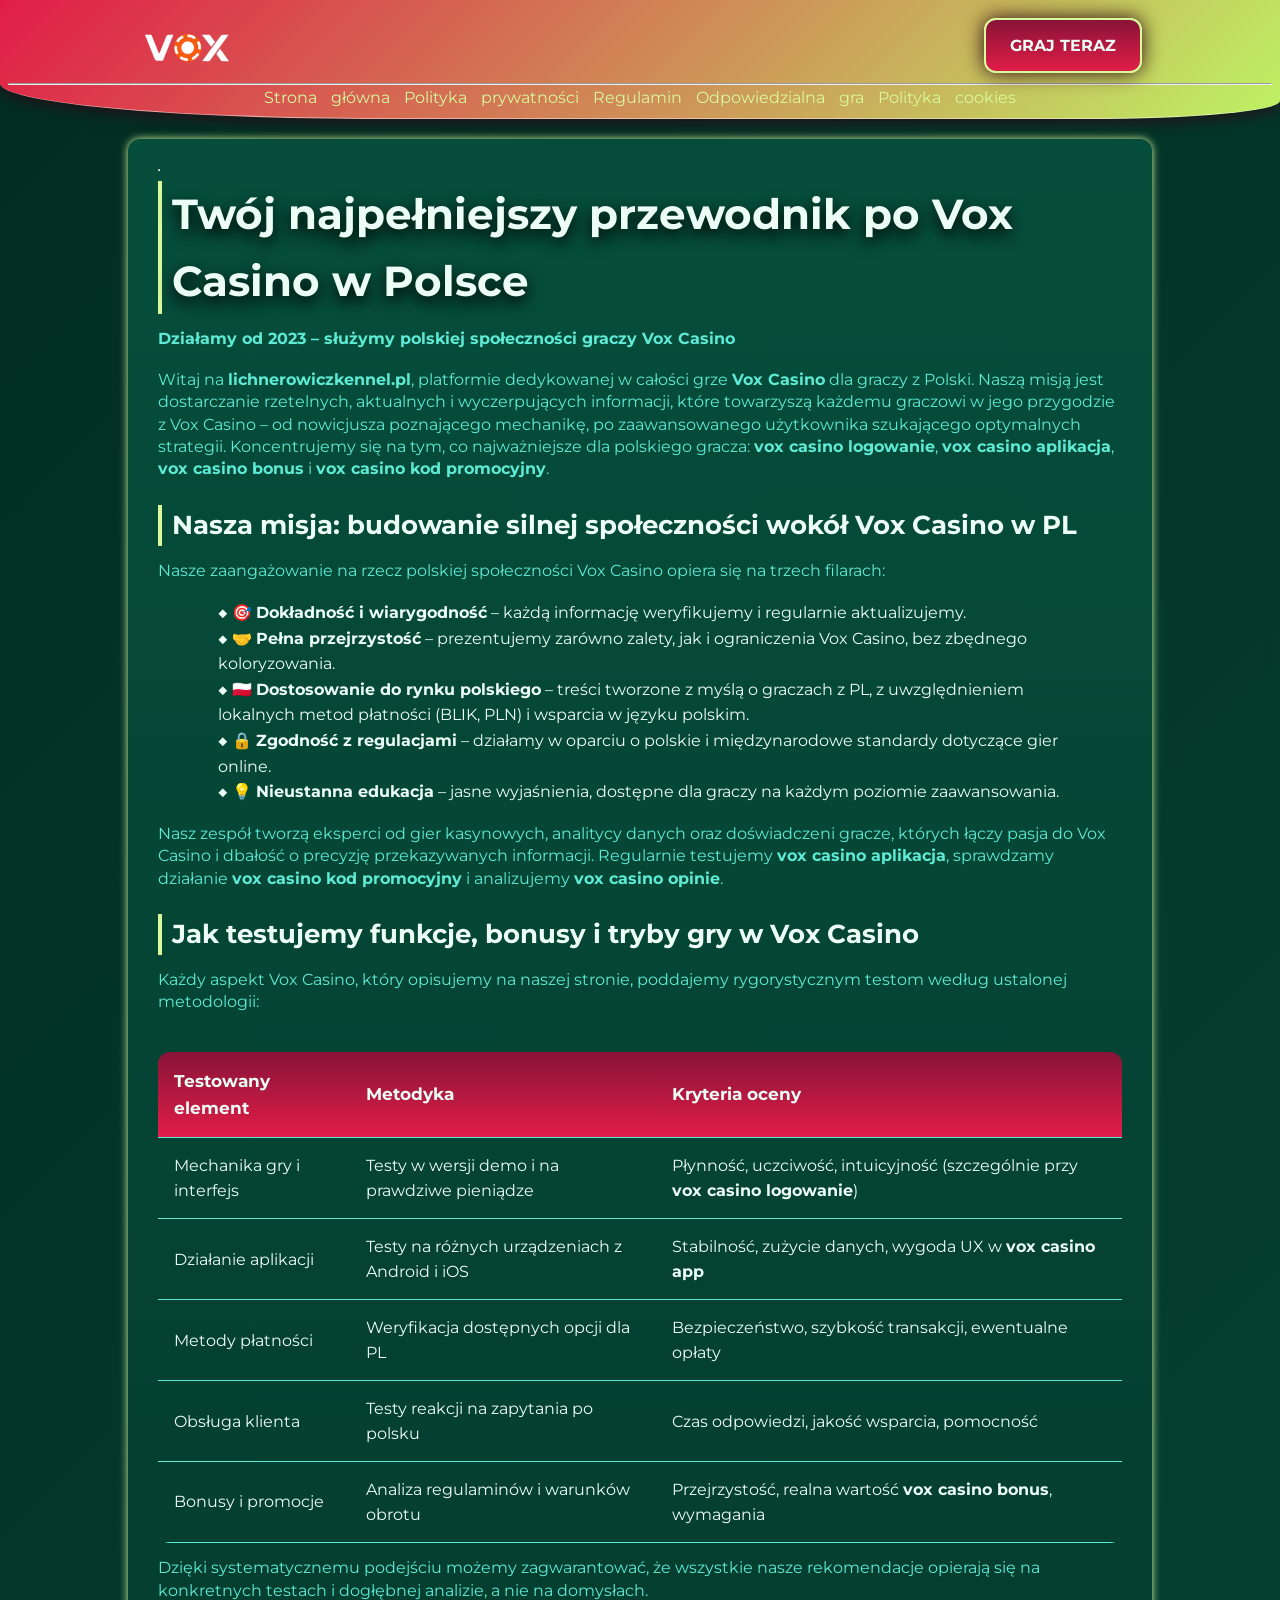
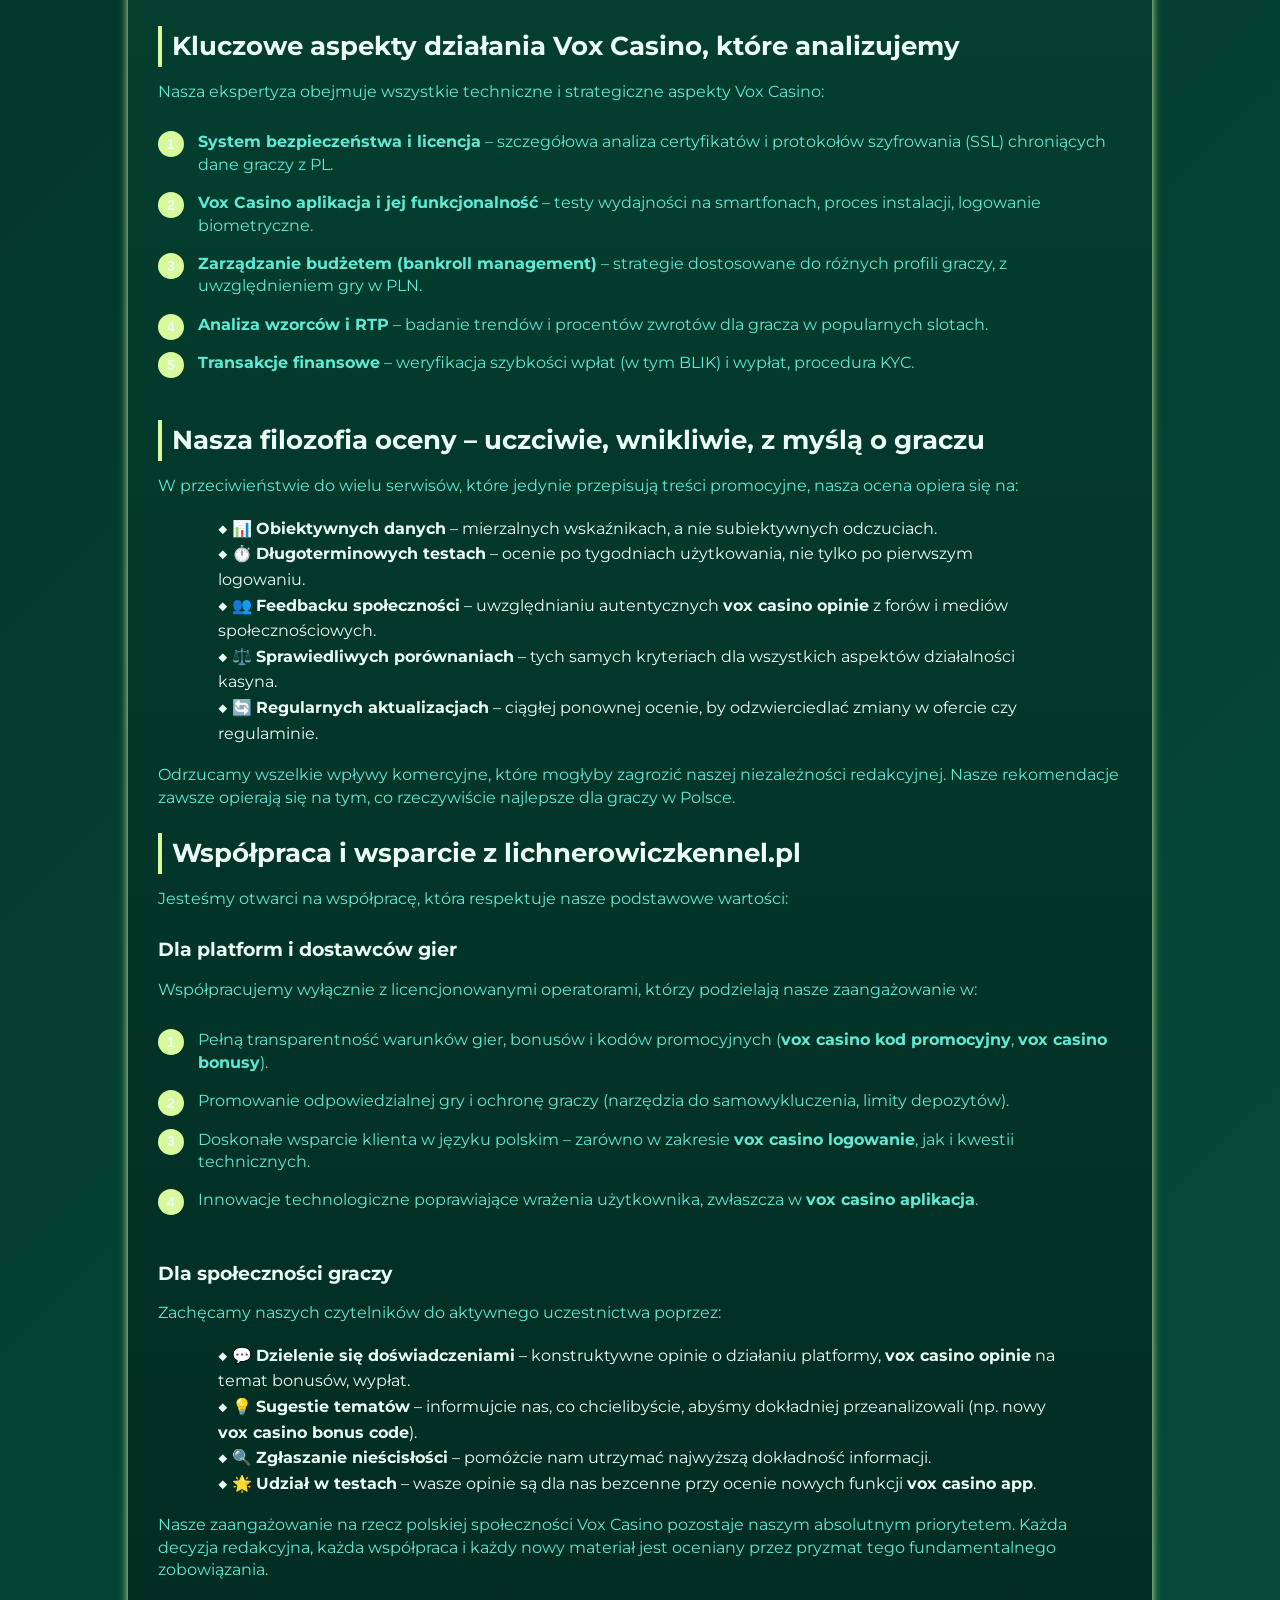
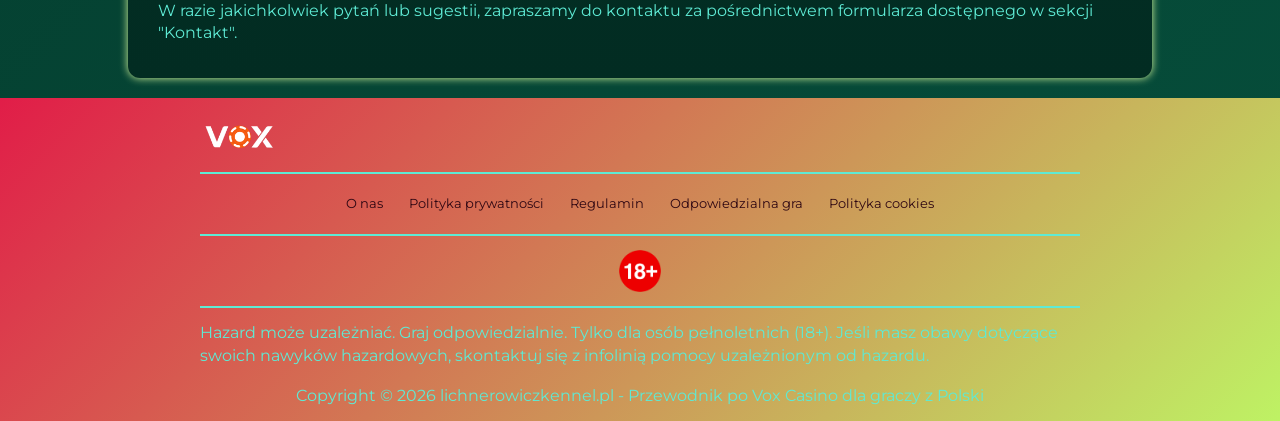
<file: about-us/index.html>
<!DOCTYPE html>
<html lang="pl">

<head>
    <meta charset="UTF-8">
    <meta name="viewport" content="width=device-width, initial-scale=1.0">
    <link rel="stylesheet" href="/style.css">
    <link rel="shortcut icon" href="/favicon.ico" type="image/x-icon">
    <title>O nas – Vox Casino Polska | lichnerowiczkennel.pl</title>
    <meta name="description"
        content="Dowiedz się więcej o lichnerowiczkennel.pl – twoim przewodniku po Vox Casino. Poznaj naszą misję, wartości i zespół ekspertów dla graczy z Polski.">
    <meta name="googlebot" content="index,follow,noarchive">

    <link rel="canonical" href="https://lichnerowiczkennel.pl/about-us/">

    <meta property="og:type" content="website" />
    <meta property="og:title" content="O nas - Vox Casino Polska" />
    <meta property="og:description"
        content="Poznaj misję i wartości lichnerowiczkennel.pl – twojego źródła informacji o Vox Casino dla graczy z Polski." />
    <meta property="og:url" content="https://lichnerowiczkennel.pl/about-us/" />
    <meta property="og:site_name" content="Vox Casino Polska" />
    <meta property="og:locale" content="pl_PL" />

    <meta name="twitter:card" content="summary" />
    <meta name="twitter:title" content="O nas - Vox Casino Polska" />
    <meta name="twitter:description"
        content="Poznaj misję i wartości lichnerowiczkennel.pl – twojego źródła informacji o Vox Casino dla graczy z Polski." />

    <script type="application/ld+json">
        {
            "@context": "https://schema.org",
            "@type": "WebPage",
            "name": "O nas - Vox Casino Polska",
            "description": "Przewodnik po Vox Casino dla graczy z Polski – nasza misja, wartości i zespół",
            "url": "https://lichnerowiczkennel.pl/about-us/",
            "datePublished": "2026-02-20",
            "dateModified": "2026-03-05",
            "publisher": {
                "@type": "Organization",
                "name": "Vox Casino Polska",
                "logo": {
                    "@type": "ImageObject",
                    "url": "https://lichnerowiczkennel.pl/img/logo.webp"
                }
            }
        }
    </script>
</head>

<body>
    <header>
        <div class="logo-container">
            <a href="/">
                <img src="/img/logo.webp" alt="Vox Casino Polska Logo" width="100" height="80">
            </a>
            <a href="/play/" class="btn" rel="nofollow" content="noindex">GRAJ TERAZ</a>

        </div>
        <hr>
        <nav class="navigation-list">
            <a href="/">Strona główna</a>
            <a href="/privacy-policy/">Polityka prywatności</a>
            <a href="/terms-and-conditions/">Regulamin</a>
            <a href="/responsible-gambling/">Odpowiedzialna gra</a>
            <a href="/cookie-policy/">Polityka cookies</a>
        </nav>
    </header>

    <main>
        <div class="container-long">
            <hr class="title-line">
            <h1>Twój najpełniejszy przewodnik po Vox Casino w Polsce</h1>

            <p><strong>Działamy od 2023 – służymy polskiej społeczności graczy Vox Casino</strong></p>

            <p>Witaj na <strong>lichnerowiczkennel.pl</strong>, platformie dedykowanej w całości grze <strong>Vox
                    Casino</strong> dla graczy z Polski. Naszą misją jest dostarczanie rzetelnych, aktualnych i
                wyczerpujących informacji, które towarzyszą każdemu graczowi w jego przygodzie z Vox Casino – od
                nowicjusza poznającego mechanikę, po zaawansowanego użytkownika szukającego optymalnych strategii.
                Koncentrujemy się na tym, co najważniejsze dla polskiego gracza: <strong>vox casino logowanie</strong>,
                <strong>vox casino aplikacja</strong>, <strong>vox casino bonus</strong> i <strong>vox casino kod
                    promocyjny</strong>.
            </p>

            <h2>Nasza misja: budowanie silnej społeczności wokół Vox Casino w PL</h2>
            <p>Nasze zaangażowanie na rzecz polskiej społeczności Vox Casino opiera się na trzech filarach:</p>
            <ul>
                <li>🎯 <strong>Dokładność i wiarygodność</strong> – każdą informację weryfikujemy i regularnie
                    aktualizujemy.</li>
                <li>🤝 <strong>Pełna przejrzystość</strong> – prezentujemy zarówno zalety, jak i ograniczenia Vox
                    Casino, bez zbędnego koloryzowania.</li>
                <li>🇵🇱 <strong>Dostosowanie do rynku polskiego</strong> – treści tworzone z myślą o graczach z PL, z
                    uwzględnieniem lokalnych metod płatności (BLIK, PLN) i wsparcia w języku polskim.</li>
                <li>🔒 <strong>Zgodność z regulacjami</strong> – działamy w oparciu o polskie i międzynarodowe standardy
                    dotyczące gier online.</li>
                <li>💡 <strong>Nieustanna edukacja</strong> – jasne wyjaśnienia, dostępne dla graczy na każdym poziomie
                    zaawansowania.</li>
            </ul>

            <p>Nasz zespół tworzą eksperci od gier kasynowych, analitycy danych oraz doświadczeni gracze, których łączy
                pasja do Vox Casino i dbałość o precyzję przekazywanych informacji. Regularnie testujemy <strong>vox
                    casino aplikacja</strong>, sprawdzamy działanie <strong>vox casino kod promocyjny</strong> i
                analizujemy <strong>vox casino opinie</strong>.</p>

            <h2>Jak testujemy funkcje, bonusy i tryby gry w Vox Casino</h2>
            <p>Każdy aspekt Vox Casino, który opisujemy na naszej stronie, poddajemy rygorystycznym testom według
                ustalonej metodologii:</p>

            <div class="table-wrapper">
                <table>
                    <tr>
                        <th>Testowany element</th>
                        <th>Metodyka</th>
                        <th>Kryteria oceny</th>
                    </tr>
                    <tr>
                        <td>Mechanika gry i interfejs</td>
                        <td>Testy w wersji demo i na prawdziwe pieniądze</td>
                        <td>Płynność, uczciwość, intuicyjność (szczególnie przy <strong>vox casino logowanie</strong>)
                        </td>
                    </tr>
                    <tr>
                        <td>Działanie aplikacji</td>
                        <td>Testy na różnych urządzeniach z Android i iOS</td>
                        <td>Stabilność, zużycie danych, wygoda UX w <strong>vox casino app</strong></td>
                    </tr>
                    <tr>
                        <td>Metody płatności</td>
                        <td>Weryfikacja dostępnych opcji dla PL</td>
                        <td>Bezpieczeństwo, szybkość transakcji, ewentualne opłaty</td>
                    </tr>
                    <tr>
                        <td>Obsługa klienta</td>
                        <td>Testy reakcji na zapytania po polsku</td>
                        <td>Czas odpowiedzi, jakość wsparcia, pomocność</td>
                    </tr>
                    <tr>
                        <td>Bonusy i promocje</td>
                        <td>Analiza regulaminów i warunków obrotu</td>
                        <td>Przejrzystość, realna wartość <strong>vox casino bonus</strong>, wymagania</td>
                    </tr>
                </table>
            </div>

            <p>Dzięki systematycznemu podejściu możemy zagwarantować, że wszystkie nasze rekomendacje opierają się na
                konkretnych testach i dogłębnej analizie, a nie na domysłach.</p>

            <h2>Kluczowe aspekty działania Vox Casino, które analizujemy</h2>
            <p>Nasza ekspertyza obejmuje wszystkie techniczne i strategiczne aspekty Vox Casino:</p>
            <ol class="pink-circle-list">
                <li>
                    <p><strong>System bezpieczeństwa i licencja</strong> – szczegółowa analiza certyfikatów i protokołów
                        szyfrowania (SSL) chroniących dane graczy z PL.</p>
                </li>
                <li>
                    <p><strong>Vox Casino aplikacja i jej funkcjonalność</strong> – testy wydajności na smartfonach,
                        proces instalacji, logowanie biometryczne.</p>
                </li>
                <li>
                    <p><strong>Zarządzanie budżetem (bankroll management)</strong> – strategie dostosowane do różnych
                        profili graczy, z uwzględnieniem gry w PLN.</p>
                </li>
                <li>
                    <p><strong>Analiza wzorców i RTP</strong> – badanie trendów i procentów zwrotów dla gracza w
                        popularnych slotach.</p>
                </li>
                <li>
                    <p><strong>Transakcje finansowe</strong> – weryfikacja szybkości wpłat (w tym BLIK) i wypłat,
                        procedura KYC.</p>
                </li>
            </ol>

            <h2>Nasza filozofia oceny – uczciwie, wnikliwie, z myślą o graczu</h2>
            <p>W przeciwieństwie do wielu serwisów, które jedynie przepisują treści promocyjne, nasza ocena opiera się
                na:</p>
            <ul>
                <li>📊 <strong>Obiektywnych danych</strong> – mierzalnych wskaźnikach, a nie subiektywnych odczuciach.
                </li>
                <li>⏱️ <strong>Długoterminowych testach</strong> – ocenie po tygodniach użytkowania, nie tylko po
                    pierwszym logowaniu.</li>
                <li>👥 <strong>Feedbacku społeczności</strong> – uwzględnianiu autentycznych <strong>vox casino
                        opinie</strong> z forów i mediów społecznościowych.</li>
                <li>⚖️ <strong>Sprawiedliwych porównaniach</strong> – tych samych kryteriach dla wszystkich aspektów
                    działalności kasyna.</li>
                <li>🔄 <strong>Regularnych aktualizacjach</strong> – ciągłej ponownej ocenie, by odzwierciedlać zmiany w
                    ofercie czy regulaminie.</li>
            </ul>

            <p>Odrzucamy wszelkie wpływy komercyjne, które mogłyby zagrozić naszej niezależności redakcyjnej. Nasze
                rekomendacje zawsze opierają się na tym, co rzeczywiście najlepsze dla graczy w Polsce.</p>

            <h2>Współpraca i wsparcie z lichnerowiczkennel.pl</h2>
            <p>Jesteśmy otwarci na współpracę, która respektuje nasze podstawowe wartości:</p>

            <h3>Dla platform i dostawców gier</h3>
            <p>Współpracujemy wyłącznie z licencjonowanymi operatorami, którzy podzielają nasze zaangażowanie w:</p>
            <ol class="pink-circle-list">
                <li>
                    <p>Pełną transparentność warunków gier, bonusów i kodów promocyjnych (<strong>vox casino kod
                            promocyjny</strong>, <strong>vox casino bonusy</strong>).</p>
                </li>
                <li>
                    <p>Promowanie odpowiedzialnej gry i ochronę graczy (narzędzia do samowykluczenia, limity depozytów).
                    </p>
                </li>
                <li>
                    <p>Doskonałe wsparcie klienta w języku polskim – zarówno w zakresie <strong>vox casino
                            logowanie</strong>, jak i kwestii technicznych.</p>
                </li>
                <li>
                    <p>Innowacje technologiczne poprawiające wrażenia użytkownika, zwłaszcza w <strong>vox casino
                            aplikacja</strong>.</p>
                </li>
            </ol>

            <h3>Dla społeczności graczy</h3>
            <p>Zachęcamy naszych czytelników do aktywnego uczestnictwa poprzez:</p>
            <ul>
                <li>💬 <strong>Dzielenie się doświadczeniami</strong> – konstruktywne opinie o działaniu platformy,
                    <strong>vox casino opinie</strong> na temat bonusów, wypłat.
                </li>
                <li>💡 <strong>Sugestie tematów</strong> – informujcie nas, co chcielibyście, abyśmy dokładniej
                    przeanalizowali (np. nowy <strong>vox casino bonus code</strong>).</li>
                <li>🔍 <strong>Zgłaszanie nieścisłości</strong> – pomóżcie nam utrzymać najwyższą dokładność informacji.
                </li>
                <li>🌟 <strong>Udział w testach</strong> – wasze opinie są dla nas bezcenne przy ocenie nowych funkcji
                    <strong>vox casino app</strong>.
                </li>
            </ul>

            <p>Nasze zaangażowanie na rzecz polskiej społeczności Vox Casino pozostaje naszym absolutnym priorytetem.
                Każda decyzja redakcyjna, każda współpraca i każdy nowy materiał jest oceniany przez pryzmat tego
                fundamentalnego zobowiązania.</p>

            <p>W razie jakichkolwiek pytań lub sugestii, zapraszamy do kontaktu za pośrednictwem formularza dostępnego w
                sekcji "Kontakt".</p>
        </div>
    </main>

    <footer>
        <a href="/">
            <img src="/img/logo.webp" alt="Vox Casino Polska" width="80" height="80">
        </a>
        <hr class="faq-hr">
        <div class="flex-wrapper">
            <a href="/about-us/">O nas</a>
            <a href="/privacy-policy/">Polityka prywatności</a>
            <a href="/terms-and-conditions/">Regulamin</a>
            <a href="/responsible-gambling/">Odpowiedzialna gra</a>
            <a href="/cookie-policy/">Polityka cookies</a>
        </div>
        <hr class="faq-hr">
        <img src="/img/18-icon.webp" alt="18+ Ikona" width="50" height="50">
        <hr class="faq-hr">
        <p>
            Hazard może uzależniać. Graj odpowiedzialnie. Tylko dla osób pełnoletnich (18+). Jeśli masz obawy dotyczące
            swoich nawyków hazardowych, skontaktuj się z infolinią pomocy uzależnionym od hazardu.
        </p>
        <p>
            Copyright © 2026 lichnerowiczkennel.pl - Przewodnik po Vox Casino dla graczy z Polski
        </p>
    </footer>
</body>

</html>
</file>
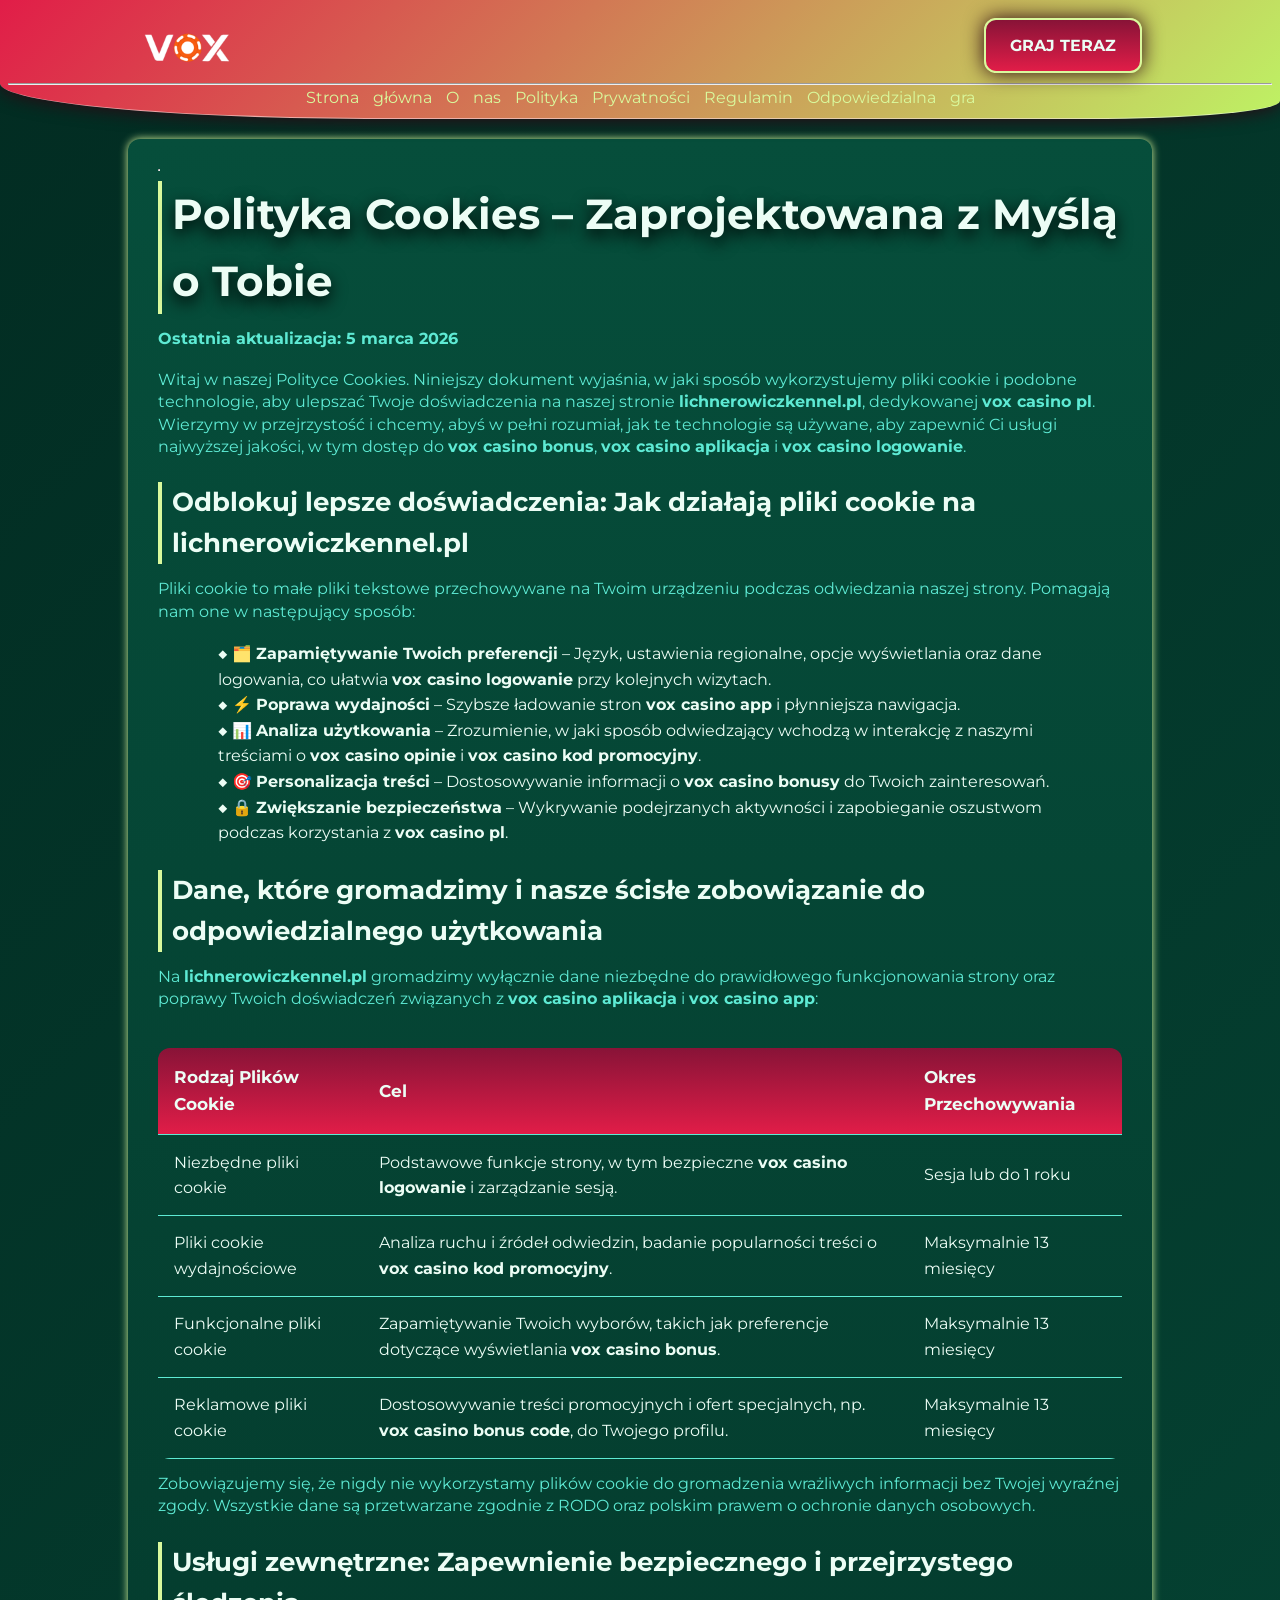
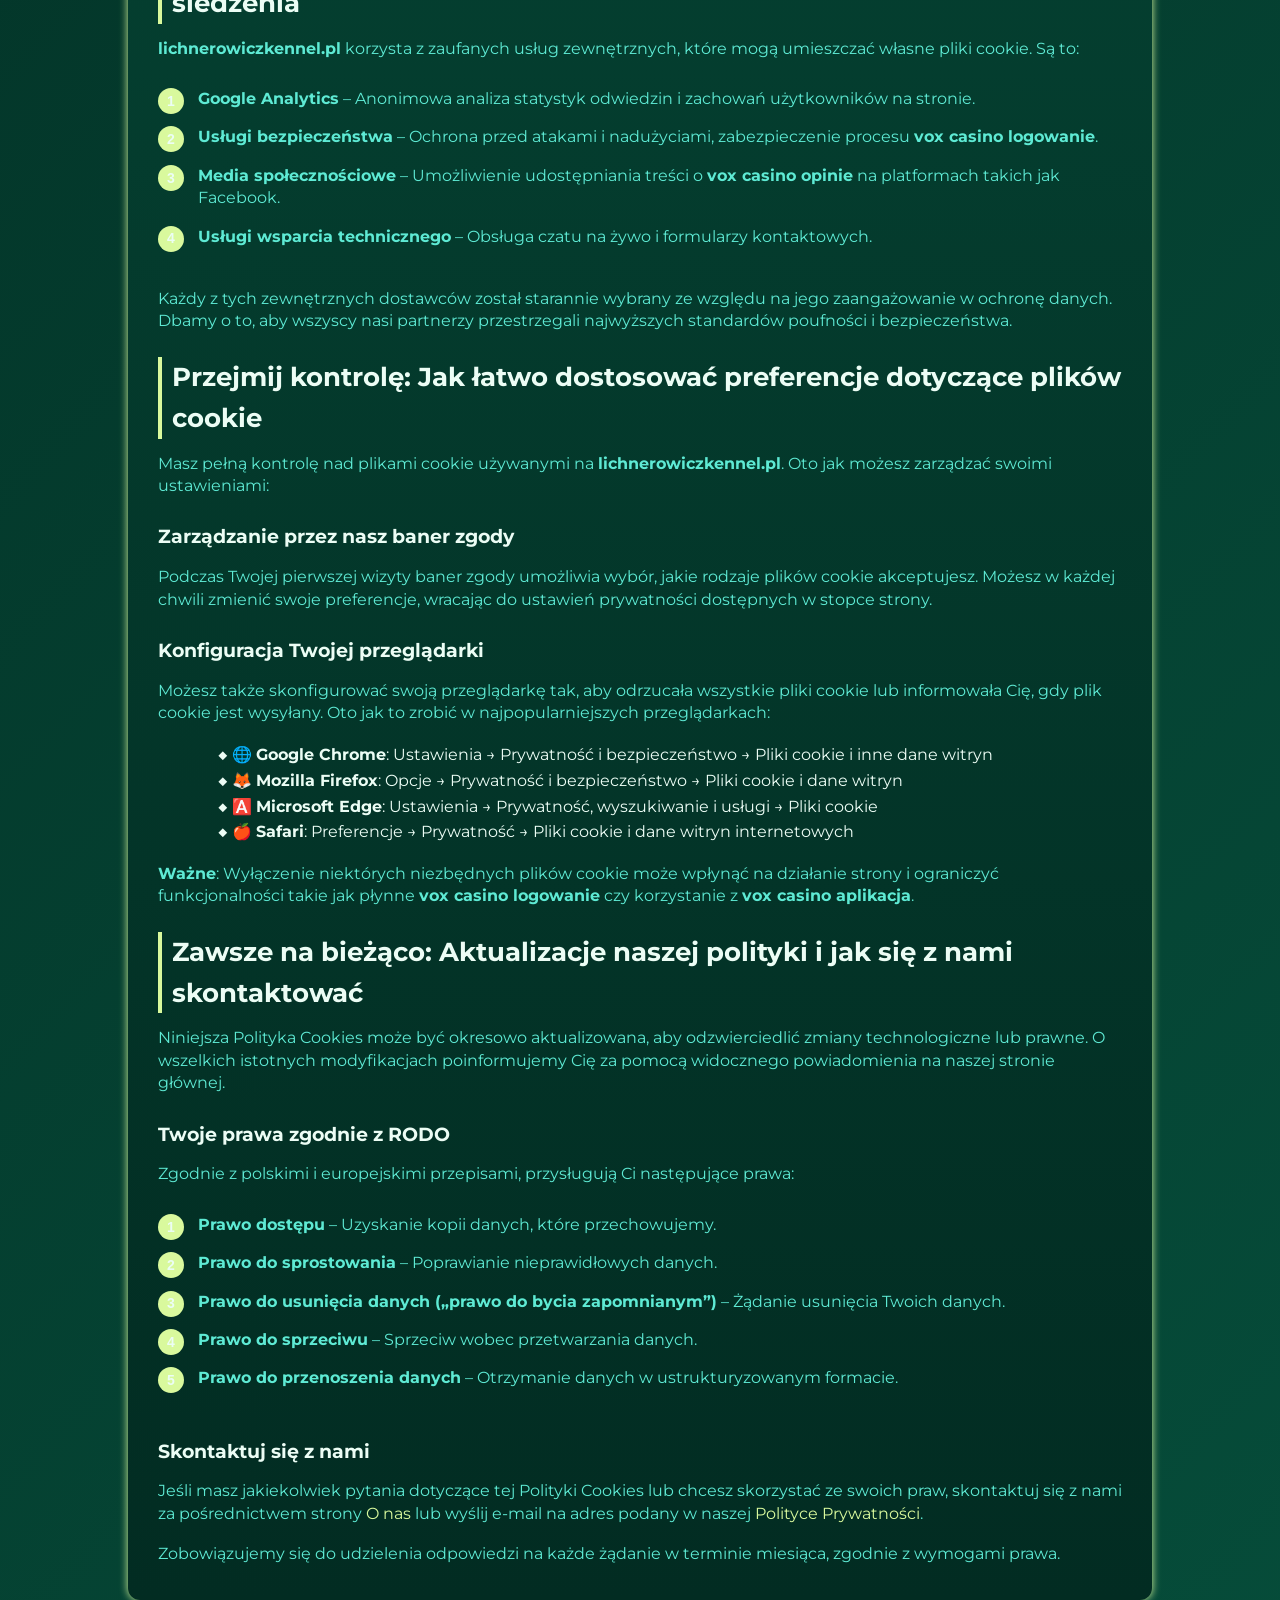
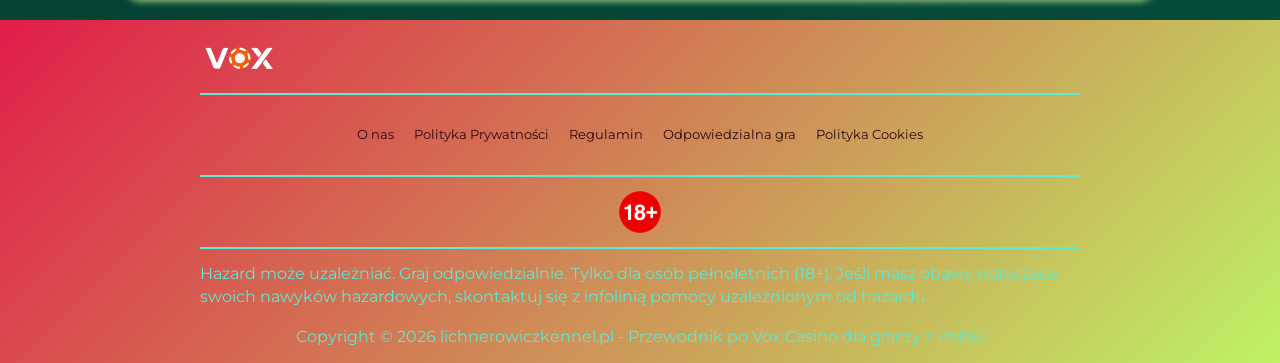
<file: cookie-policy/index.html>
<!DOCTYPE html>
<html lang="pl">

<head>
    <meta charset="UTF-8">
    <meta name="viewport" content="width=device-width, initial-scale=1.0">
    <link rel="stylesheet" href="/style.css">
    <link rel="shortcut icon" href="/favicon.ico" type="image/x-icon">
    <title>Twoja prywatność jest naszym absolutnym priorytetem – Vox Casino</title>
    <meta name="description"
        content="Na lichnerowiczkennel.pl zobowiązujemy się do ochrony Twoich danych. Dowiedz się, jak pliki cookie ulepszają Twoje doświadczenia, gwarantując bezpieczeństwo i przejrzystość Twoich informacji osobowych.">
    <meta name="googlebot" content="index,follow,noarchive">

    <link rel="canonical" href="https://lichnerowiczkennel.pl/cookie-policy/">

    <meta property="og:type" content="website" />
    <meta property="og:title" content="Polityka Cookies - Vox Casino Polska" />
    <meta property="og:description"
        content="Jak lichnerowiczkennel.pl wykorzystuje pliki cookie, aby w przejrzysty sposób ulepszać Twoje doświadczenia użytkownika." />
    <meta property="og:url" content="https://lichnerowiczkennel.pl/cookie-policy/" />
    <meta property="og:site_name" content="Vox Casino Polska" />
    <meta property="og:locale" content="pl_PL" />

    <meta name="twitter:card" content="summary" />
    <meta name="twitter:title" content="Polityka Cookies - Vox Casino Polska" />
    <meta name="twitter:description"
        content="Jak lichnerowiczkennel.pl wykorzystuje pliki cookie, aby w przejrzysty sposób ulepszać Twoje doświadczenia użytkownika." />

    <script type="application/ld+json">
        {
            "@context": "https://schema.org",
            "@type": "WebPage",
            "name": "Polityka Cookies - Vox Casino Polska",
            "description": "Polityka używania plików cookie na stronie lichnerowiczkennel.pl",
            "url": "https://lichnerowiczkennel.pl/cookie-policy/",
            "datePublished": "2026-02-20",
            "dateModified": "2026-03-05",
            "publisher": {
                "@type": "Organization",
                "name": "Vox Casino Polska",
                "logo": {
                    "@type": "ImageObject",
                    "url": "https://lichnerowiczkennel.pl/img/logo.webp"
                }
            }
        }
    </script>
</head>

<body>
    <header>
        <div class="logo-container">
            <a href="/">
                <img src="/img/logo.webp" alt="Vox Casino Polska Logo" width="100" height="80">
            </a>
            <a href="/play/" class="btn" rel="nofollow" content="noindex">GRAJ TERAZ</a>

        </div>
        <hr>
        <nav class="navigation-list">
            <a href="/">Strona główna</a>
            <a href="/about-us/">O nas</a>
            <a href="/privacy-policy/">Polityka Prywatności</a>
            <a href="/terms-and-conditions/">Regulamin</a>
            <a href="/responsible-gambling/">Odpowiedzialna gra</a>
        </nav>
    </header>

    <main>
        <div class="container-long">
            <hr class="title-line">
            <h1>Polityka Cookies – Zaprojektowana z Myślą o Tobie</h1>

            <p><strong>Ostatnia aktualizacja: 5 marca 2026</strong></p>

            <p>Witaj w naszej Polityce Cookies. Niniejszy dokument wyjaśnia, w jaki sposób wykorzystujemy pliki cookie i
                podobne technologie, aby ulepszać Twoje doświadczenia na naszej stronie
                <strong>lichnerowiczkennel.pl</strong>, dedykowanej <strong>vox casino pl</strong>. Wierzymy w
                przejrzystość i chcemy, abyś w pełni rozumiał, jak te technologie są używane, aby zapewnić Ci usługi
                najwyższej jakości, w tym dostęp do <strong>vox casino bonus</strong>, <strong>vox casino
                    aplikacja</strong> i <strong>vox casino logowanie</strong>.
            </p>

            <h2>Odblokuj lepsze doświadczenia: Jak działają pliki cookie na lichnerowiczkennel.pl</h2>
            <p>Pliki cookie to małe pliki tekstowe przechowywane na Twoim urządzeniu podczas odwiedzania naszej strony.
                Pomagają nam one w następujący sposób:</p>
            <ul>
                <li>🗂️ <strong>Zapamiętywanie Twoich preferencji</strong> – Język, ustawienia regionalne, opcje
                    wyświetlania oraz dane logowania, co ułatwia <strong>vox casino logowanie</strong> przy kolejnych
                    wizytach.</li>
                <li>⚡ <strong>Poprawa wydajności</strong> – Szybsze ładowanie stron <strong>vox casino app</strong> i
                    płynniejsza nawigacja.</li>
                <li>📊 <strong>Analiza użytkowania</strong> – Zrozumienie, w jaki sposób odwiedzający wchodzą w
                    interakcję z naszymi treściami o <strong>vox casino opinie</strong> i <strong>vox casino kod
                        promocyjny</strong>.</li>
                <li>🎯 <strong>Personalizacja treści</strong> – Dostosowywanie informacji o <strong>vox casino
                        bonusy</strong> do Twoich zainteresowań.</li>
                <li>🔒 <strong>Zwiększanie bezpieczeństwa</strong> – Wykrywanie podejrzanych aktywności i zapobieganie
                    oszustwom podczas korzystania z <strong>vox casino pl</strong>.</li>
            </ul>

            <h2>Dane, które gromadzimy i nasze ścisłe zobowiązanie do odpowiedzialnego użytkowania</h2>
            <p>Na <strong>lichnerowiczkennel.pl</strong> gromadzimy wyłącznie dane niezbędne do prawidłowego
                funkcjonowania strony oraz poprawy Twoich doświadczeń związanych z <strong>vox casino aplikacja</strong>
                i <strong>vox casino app</strong>:</p>

            <div class="table-wrapper">
                <table>
                    <tr>
                        <th>Rodzaj Plików Cookie</th>
                        <th>Cel</th>
                        <th>Okres Przechowywania</th>
                    </tr>
                    <tr>
                        <td>Niezbędne pliki cookie</td>
                        <td>Podstawowe funkcje strony, w tym bezpieczne <strong>vox casino logowanie</strong> i
                            zarządzanie sesją.</td>
                        <td>Sesja lub do 1 roku</td>
                    </tr>
                    <tr>
                        <td>Pliki cookie wydajnościowe</td>
                        <td>Analiza ruchu i źródeł odwiedzin, badanie popularności treści o <strong>vox casino kod
                                promocyjny</strong>.</td>
                        <td>Maksymalnie 13 miesięcy</td>
                    </tr>
                    <tr>
                        <td>Funkcjonalne pliki cookie</td>
                        <td>Zapamiętywanie Twoich wyborów, takich jak preferencje dotyczące wyświetlania <strong>vox
                                casino bonus</strong>.</td>
                        <td>Maksymalnie 13 miesięcy</td>
                    </tr>
                    <tr>
                        <td>Reklamowe pliki cookie</td>
                        <td>Dostosowywanie treści promocyjnych i ofert specjalnych, np. <strong>vox casino bonus
                                code</strong>, do Twojego profilu.</td>
                        <td>Maksymalnie 13 miesięcy</td>
                    </tr>
                </table>
            </div>

            <p>Zobowiązujemy się, że nigdy nie wykorzystamy plików cookie do gromadzenia wrażliwych informacji bez
                Twojej wyraźnej zgody. Wszystkie dane są przetwarzane zgodnie z RODO oraz polskim prawem o ochronie
                danych osobowych.</p>

            <h2>Usługi zewnętrzne: Zapewnienie bezpiecznego i przejrzystego śledzenia</h2>
            <p><strong>lichnerowiczkennel.pl</strong> korzysta z zaufanych usług zewnętrznych, które mogą umieszczać
                własne pliki cookie. Są to:</p>
            <ol class="pink-circle-list">
                <li>
                    <p><strong>Google Analytics</strong> – Anonimowa analiza statystyk odwiedzin i zachowań użytkowników
                        na stronie.</p>
                </li>
                <li>
                    <p><strong>Usługi bezpieczeństwa</strong> – Ochrona przed atakami i nadużyciami, zabezpieczenie
                        procesu <strong>vox casino logowanie</strong>.</p>
                </li>
                <li>
                    <p><strong>Media społecznościowe</strong> – Umożliwienie udostępniania treści o <strong>vox casino
                            opinie</strong> na platformach takich jak Facebook.</p>
                </li>
                <li>
                    <p><strong>Usługi wsparcia technicznego</strong> – Obsługa czatu na żywo i formularzy kontaktowych.
                    </p>
                </li>
            </ol>

            <p>Każdy z tych zewnętrznych dostawców został starannie wybrany ze względu na jego zaangażowanie w ochronę
                danych. Dbamy o to, aby wszyscy nasi partnerzy przestrzegali najwyższych standardów poufności i
                bezpieczeństwa.</p>

            <h2>Przejmij kontrolę: Jak łatwo dostosować preferencje dotyczące plików cookie</h2>
            <p>Masz pełną kontrolę nad plikami cookie używanymi na <strong>lichnerowiczkennel.pl</strong>. Oto jak
                możesz zarządzać swoimi ustawieniami:</p>

            <h3>Zarządzanie przez nasz baner zgody</h3>
            <p>Podczas Twojej pierwszej wizyty baner zgody umożliwia wybór, jakie rodzaje plików cookie akceptujesz.
                Możesz w każdej chwili zmienić swoje preferencje, wracając do ustawień prywatności dostępnych w stopce
                strony.</p>

            <h3>Konfiguracja Twojej przeglądarki</h3>
            <p>Możesz także skonfigurować swoją przeglądarkę tak, aby odrzucała wszystkie pliki cookie lub informowała
                Cię, gdy plik cookie jest wysyłany. Oto jak to zrobić w najpopularniejszych przeglądarkach:</p>
            <ul>
                <li>🌐 <strong>Google Chrome</strong>: Ustawienia → Prywatność i bezpieczeństwo → Pliki cookie i inne
                    dane witryn</li>
                <li>🦊 <strong>Mozilla Firefox</strong>: Opcje → Prywatność i bezpieczeństwo → Pliki cookie i dane
                    witryn</li>
                <li>🅰️ <strong>Microsoft Edge</strong>: Ustawienia → Prywatność, wyszukiwanie i usługi → Pliki cookie
                </li>
                <li>🍎 <strong>Safari</strong>: Preferencje → Prywatność → Pliki cookie i dane witryn internetowych</li>
            </ul>

            <p><strong>Ważne</strong>: Wyłączenie niektórych niezbędnych plików cookie może wpłynąć na działanie strony
                i ograniczyć funkcjonalności takie jak płynne <strong>vox casino logowanie</strong> czy korzystanie z
                <strong>vox casino aplikacja</strong>.
            </p>

            <h2>Zawsze na bieżąco: Aktualizacje naszej polityki i jak się z nami skontaktować</h2>
            <p>Niniejsza Polityka Cookies może być okresowo aktualizowana, aby odzwierciedlić zmiany technologiczne lub
                prawne. O wszelkich istotnych modyfikacjach poinformujemy Cię za pomocą widocznego powiadomienia na
                naszej stronie głównej.</p>

            <h3>Twoje prawa zgodnie z RODO</h3>
            <p>Zgodnie z polskimi i europejskimi przepisami, przysługują Ci następujące prawa:</p>
            <ol class="pink-circle-list">
                <li>
                    <p><strong>Prawo dostępu</strong> – Uzyskanie kopii danych, które przechowujemy.</p>
                </li>
                <li>
                    <p><strong>Prawo do sprostowania</strong> – Poprawianie nieprawidłowych danych.</p>
                </li>
                <li>
                    <p><strong>Prawo do usunięcia danych („prawo do bycia zapomnianym”)</strong> – Żądanie usunięcia
                        Twoich danych.</p>
                </li>
                <li>
                    <p><strong>Prawo do sprzeciwu</strong> – Sprzeciw wobec przetwarzania danych.</p>
                </li>
                <li>
                    <p><strong>Prawo do przenoszenia danych</strong> – Otrzymanie danych w ustrukturyzowanym formacie.
                    </p>
                </li>
            </ol>

            <h3>Skontaktuj się z nami</h3>
            <p>Jeśli masz jakiekolwiek pytania dotyczące tej Polityki Cookies lub chcesz skorzystać ze swoich praw,
                skontaktuj się z nami za pośrednictwem strony <a href="/about-us/">O nas</a> lub wyślij e-mail na adres
                podany w naszej <a href="/privacy-policy/">Polityce Prywatności</a>.</p>

            <p>Zobowiązujemy się do udzielenia odpowiedzi na każde żądanie w terminie miesiąca, zgodnie z wymogami
                prawa.</p>
        </div>
    </main>

    <footer>
        <a href="/">
            <img src="/img/logo.webp" alt="Vox Casino Polska" width="80" height="80">
        </a>
        <hr class="faq-hr">
        <div class="flex-container">
            <a href="/about-us/">O nas</a>
            <a href="/privacy-policy/">Polityka Prywatności</a>
            <a href="/terms-and-conditions/">Regulamin</a>
            <a href="/responsible-gambling/">Odpowiedzialna gra</a>
            <a href="/cookie-policy/">Polityka Cookies</a>
        </div>
        <hr class="faq-hr">
        <img src="/img/18-icon.webp" alt="18+ Ikona" width="50" height="50">
        <hr class="faq-hr">
        <p>
            Hazard może uzależniać. Graj odpowiedzialnie. Tylko dla osób pełnoletnich (18+). Jeśli masz obawy dotyczące
            swoich nawyków hazardowych, skontaktuj się z infolinią pomocy uzależnionym od hazardu.
        </p>
        <p>
            Copyright © 2026 lichnerowiczkennel.pl - Przewodnik po Vox Casino dla graczy z Polski
        </p>
    </footer>
</body>

</html>
</file>
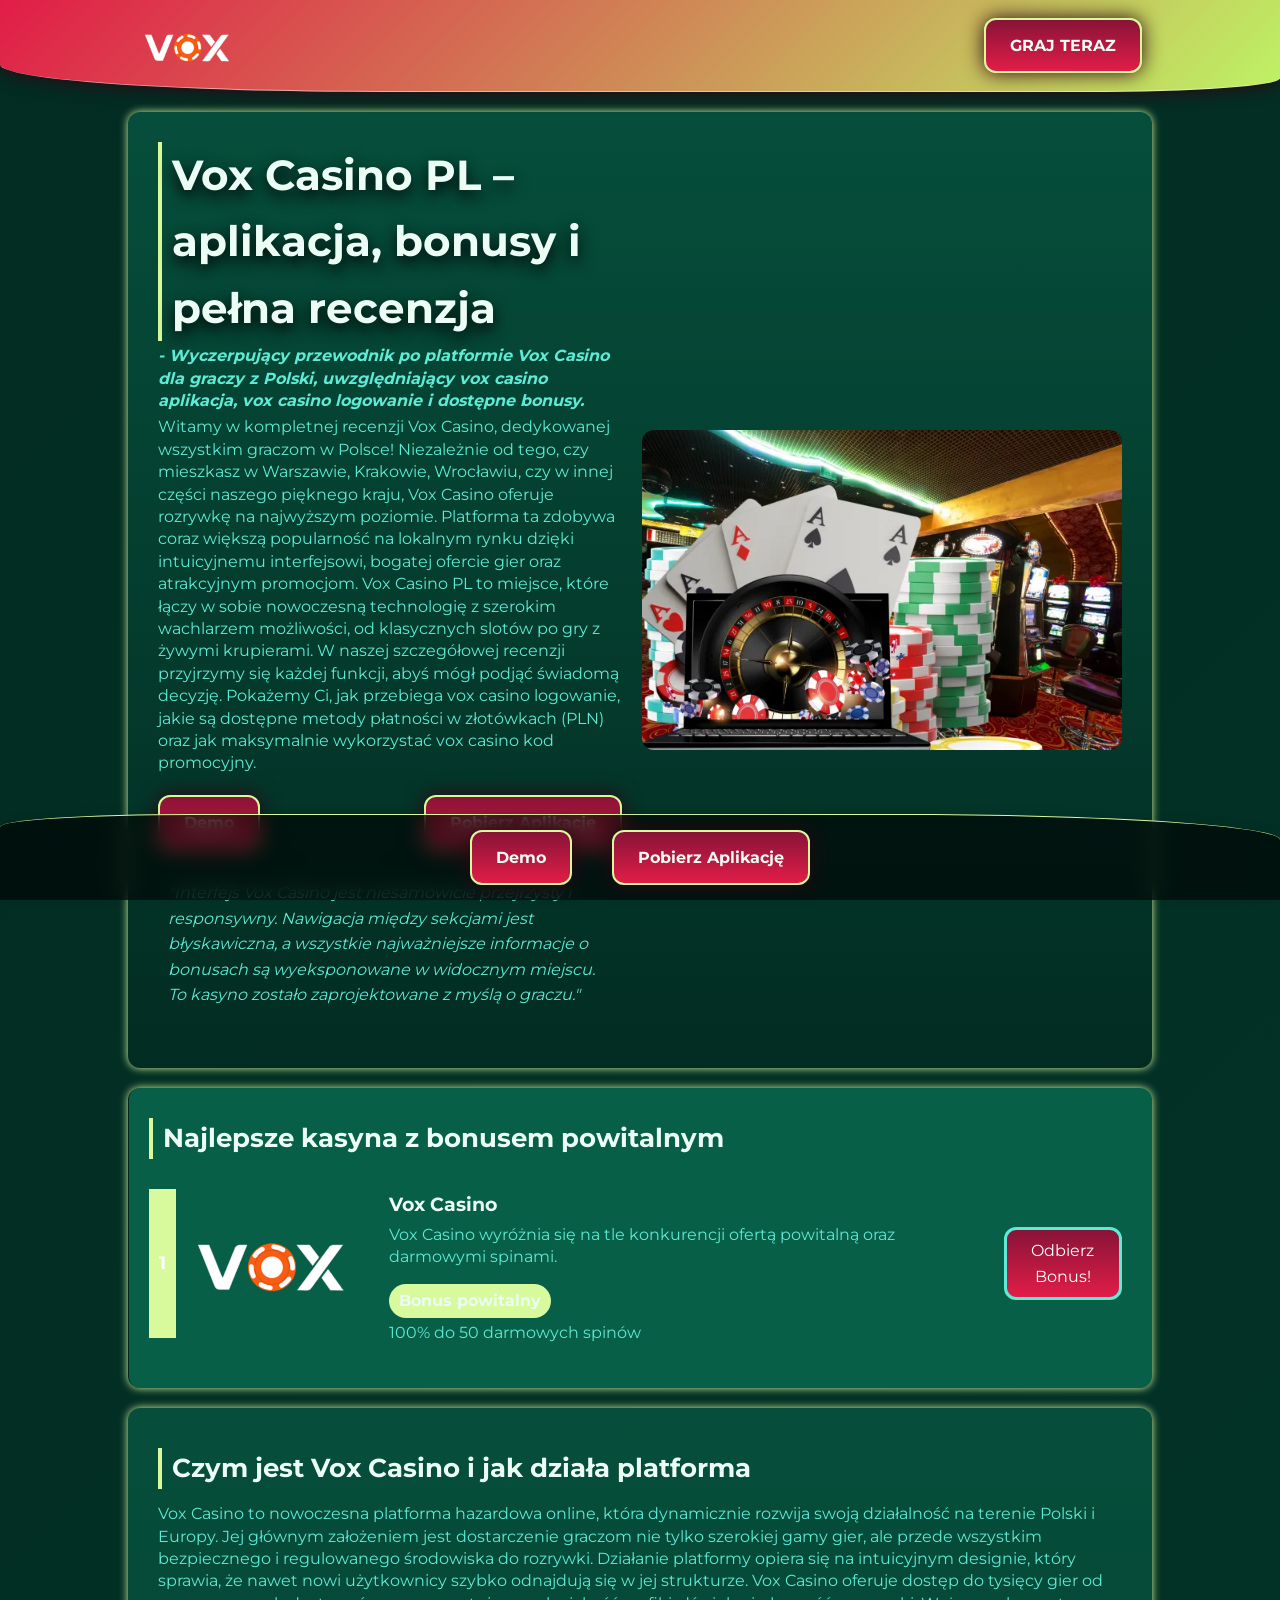
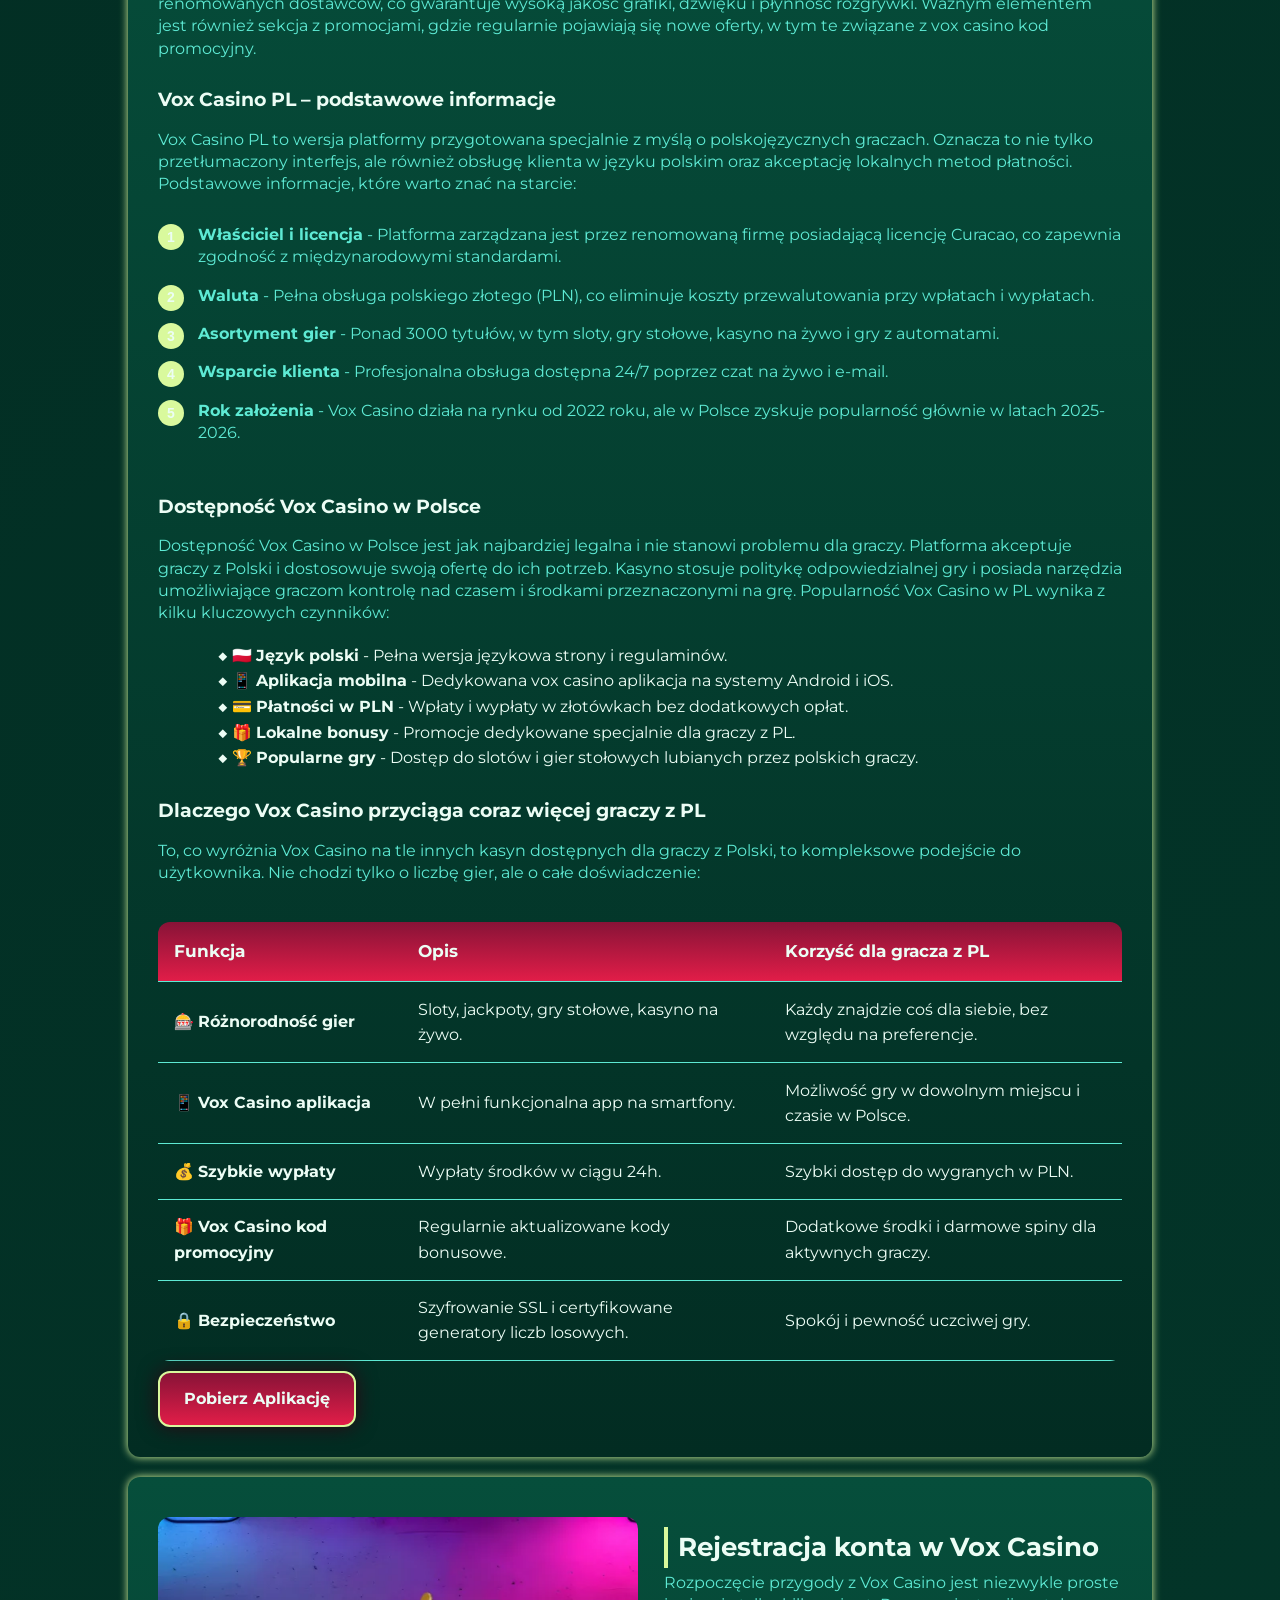
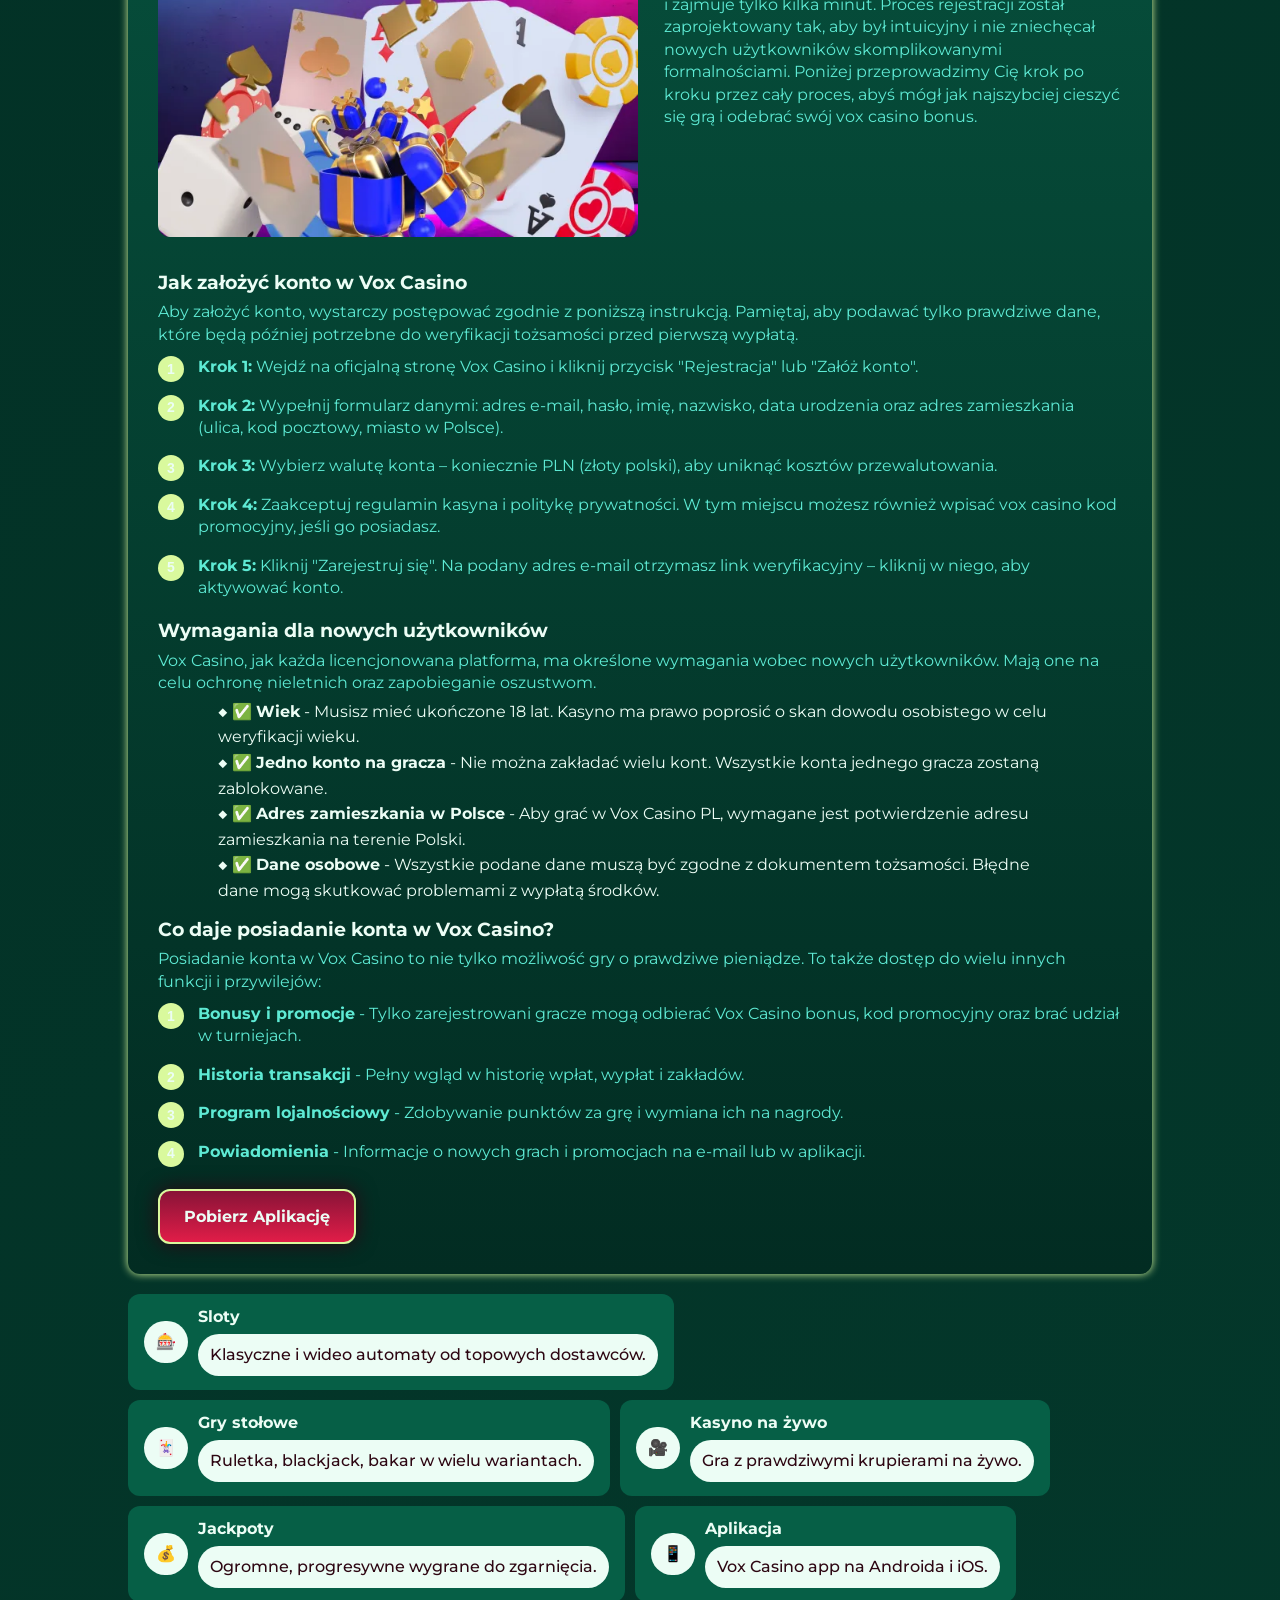
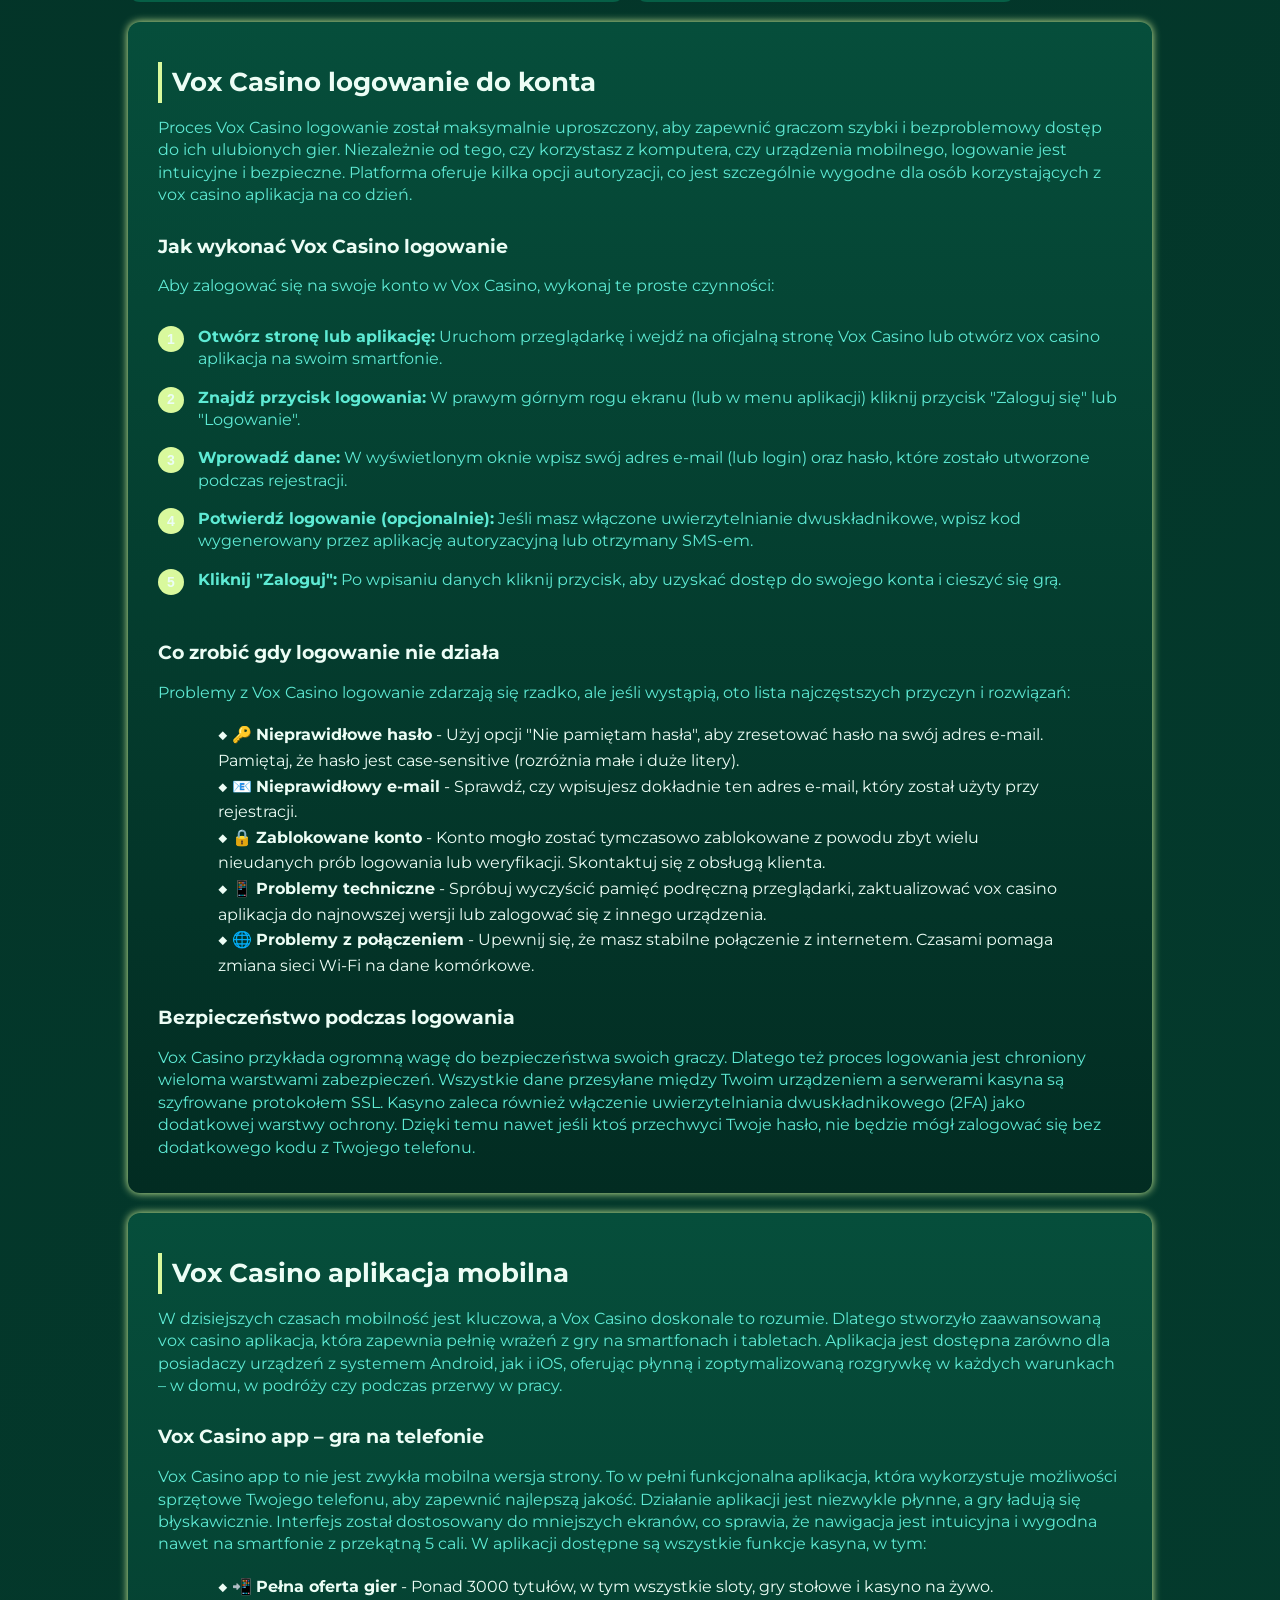
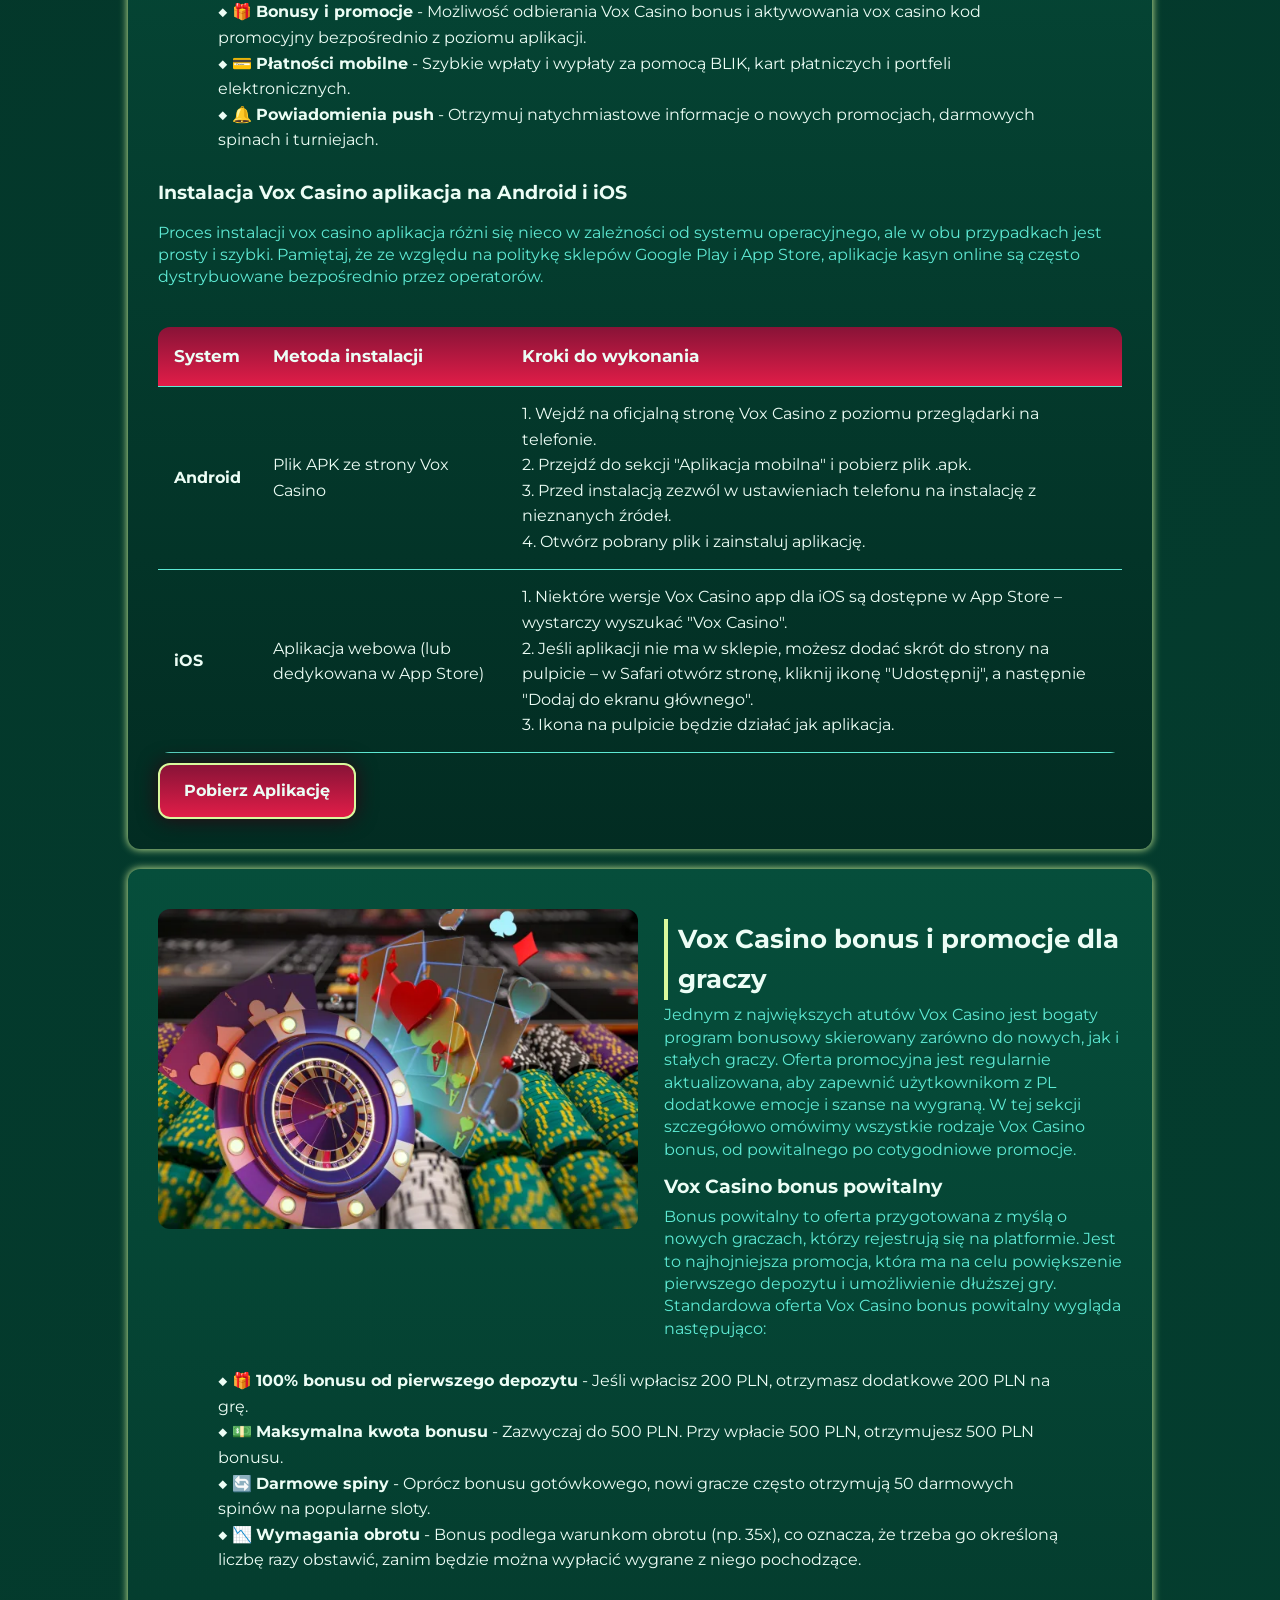
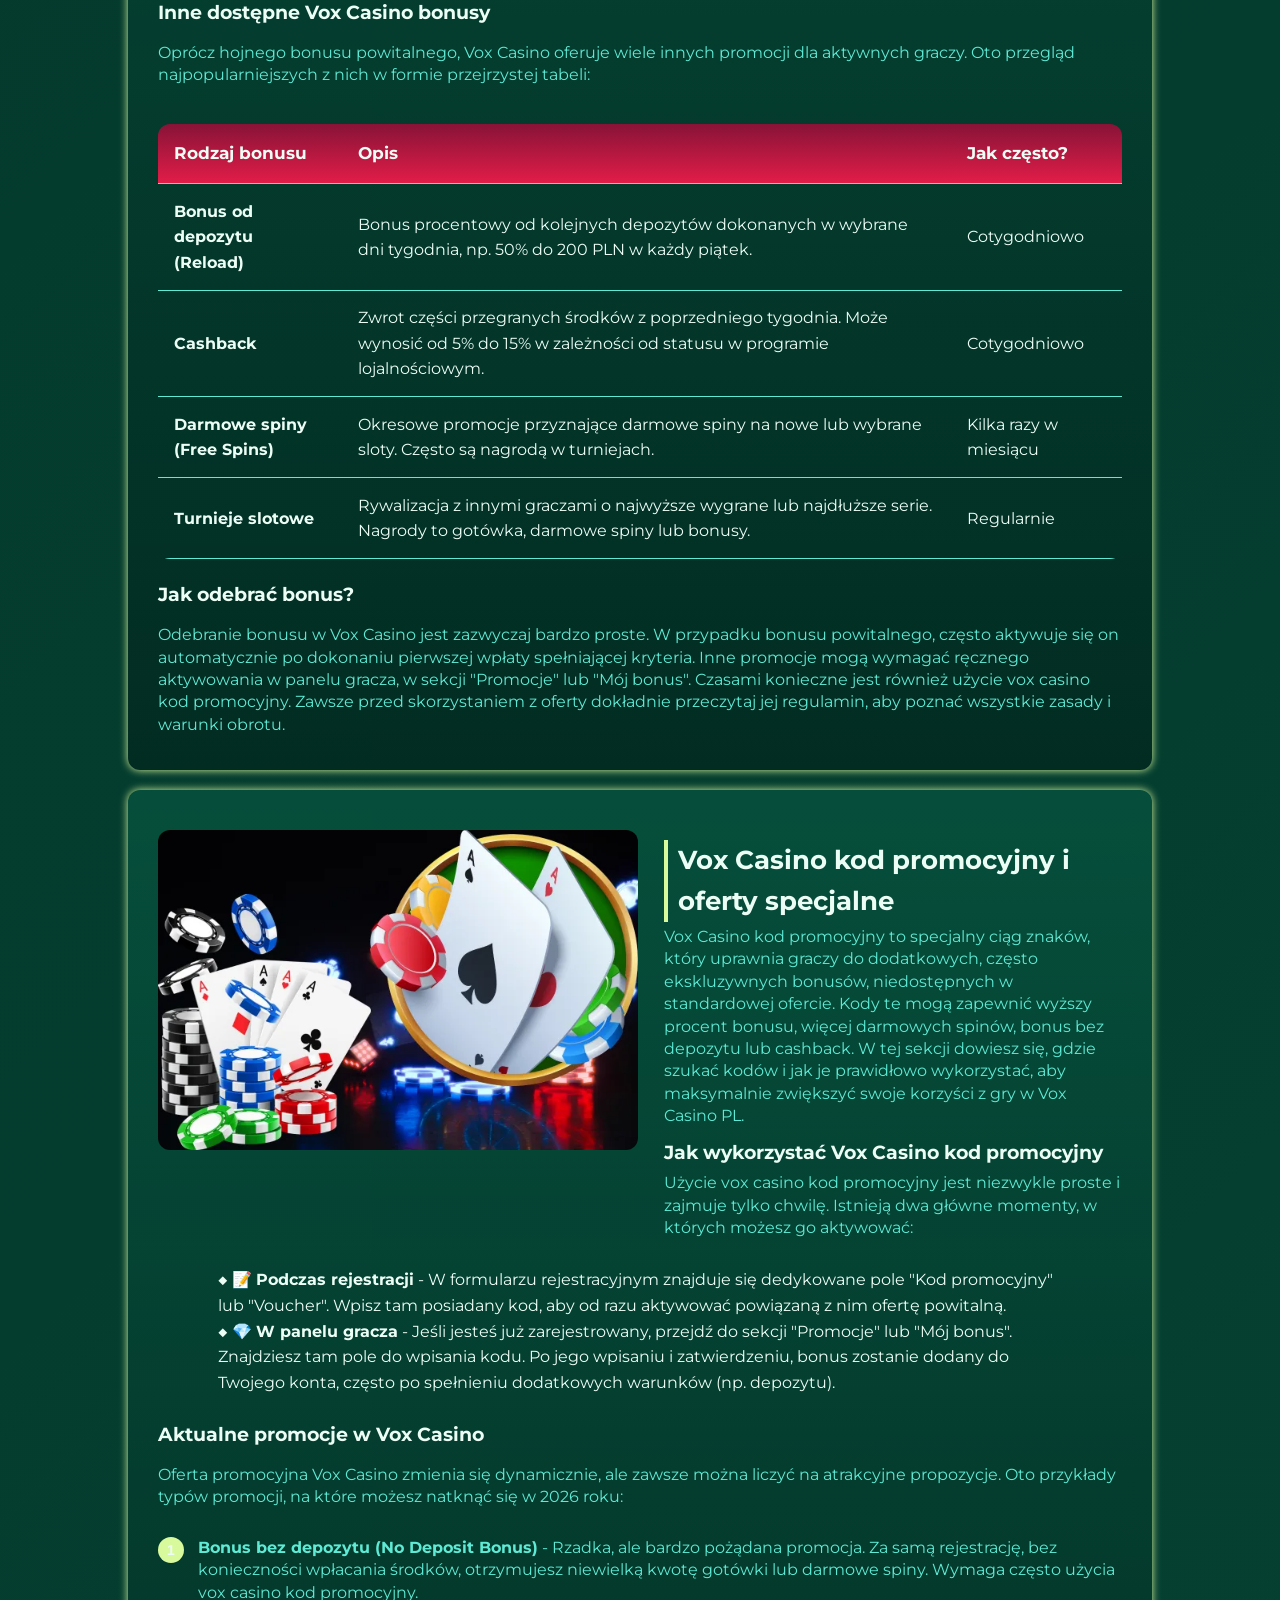
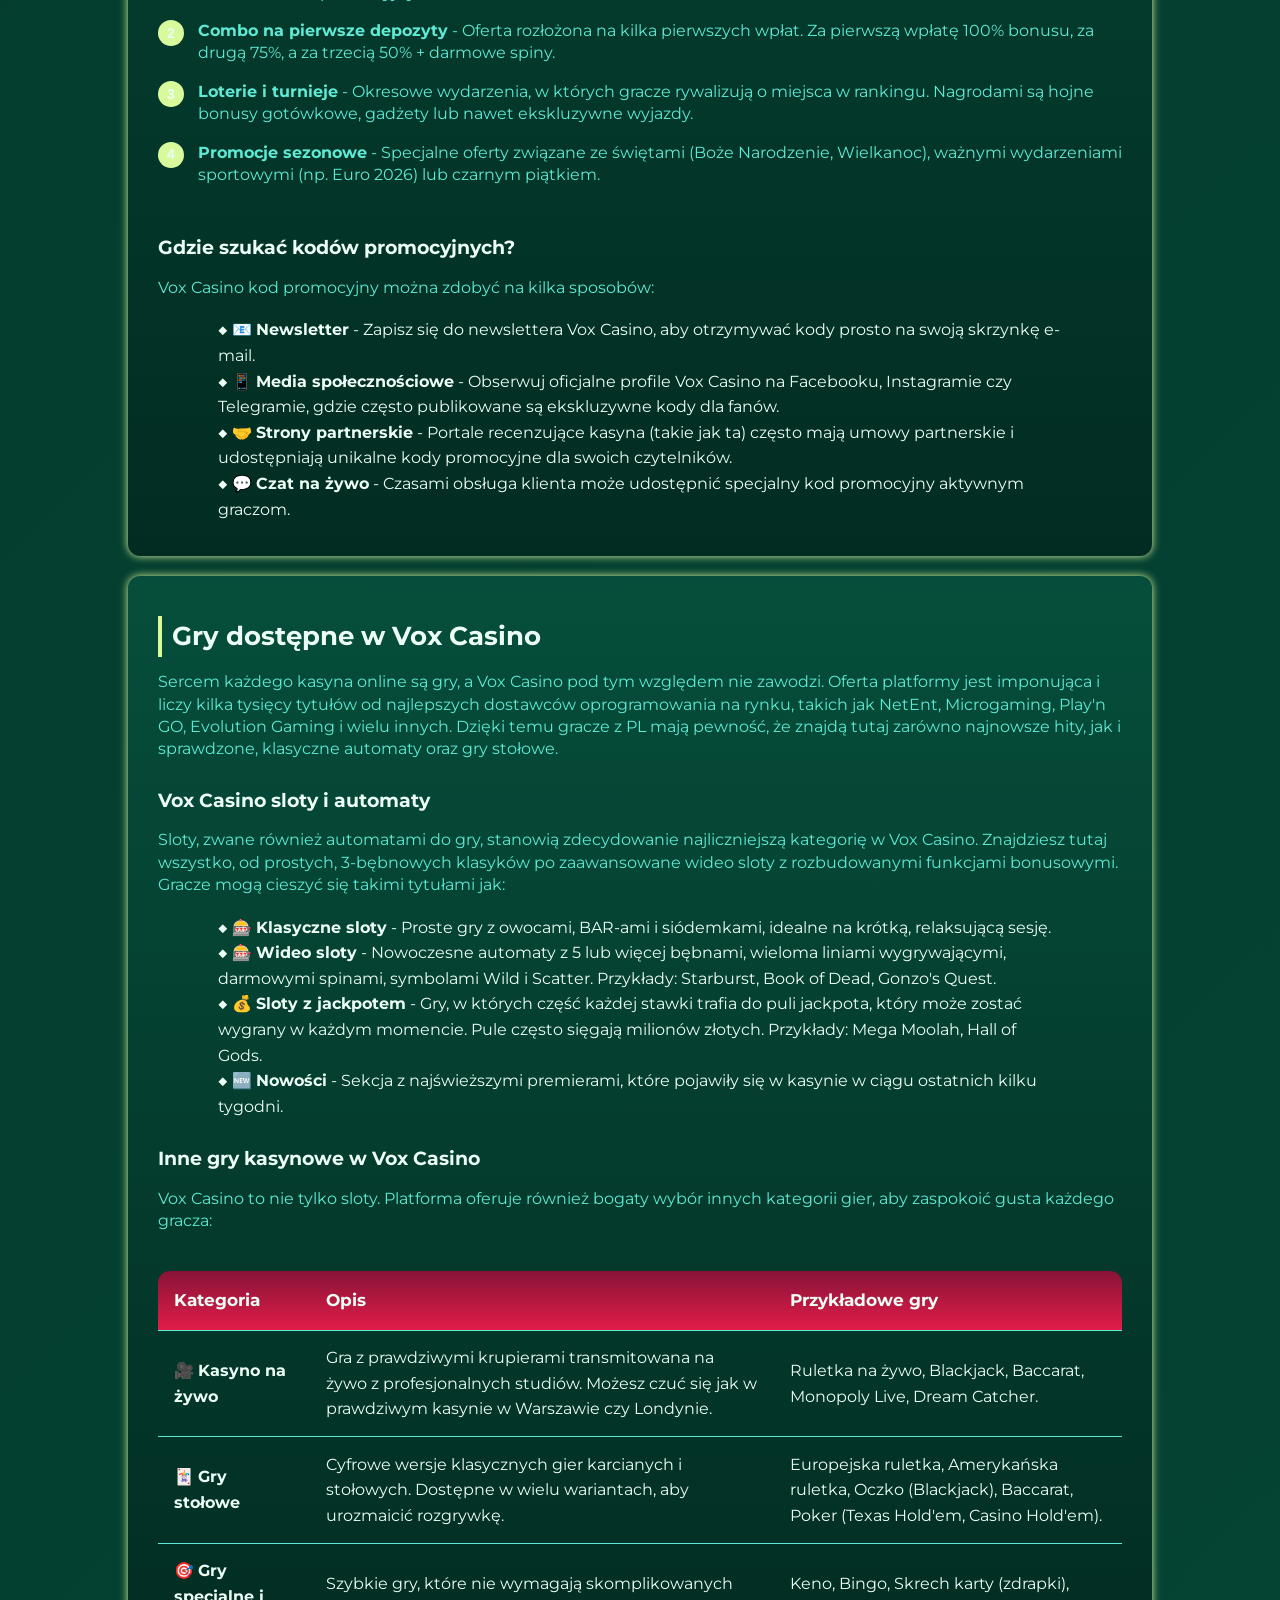
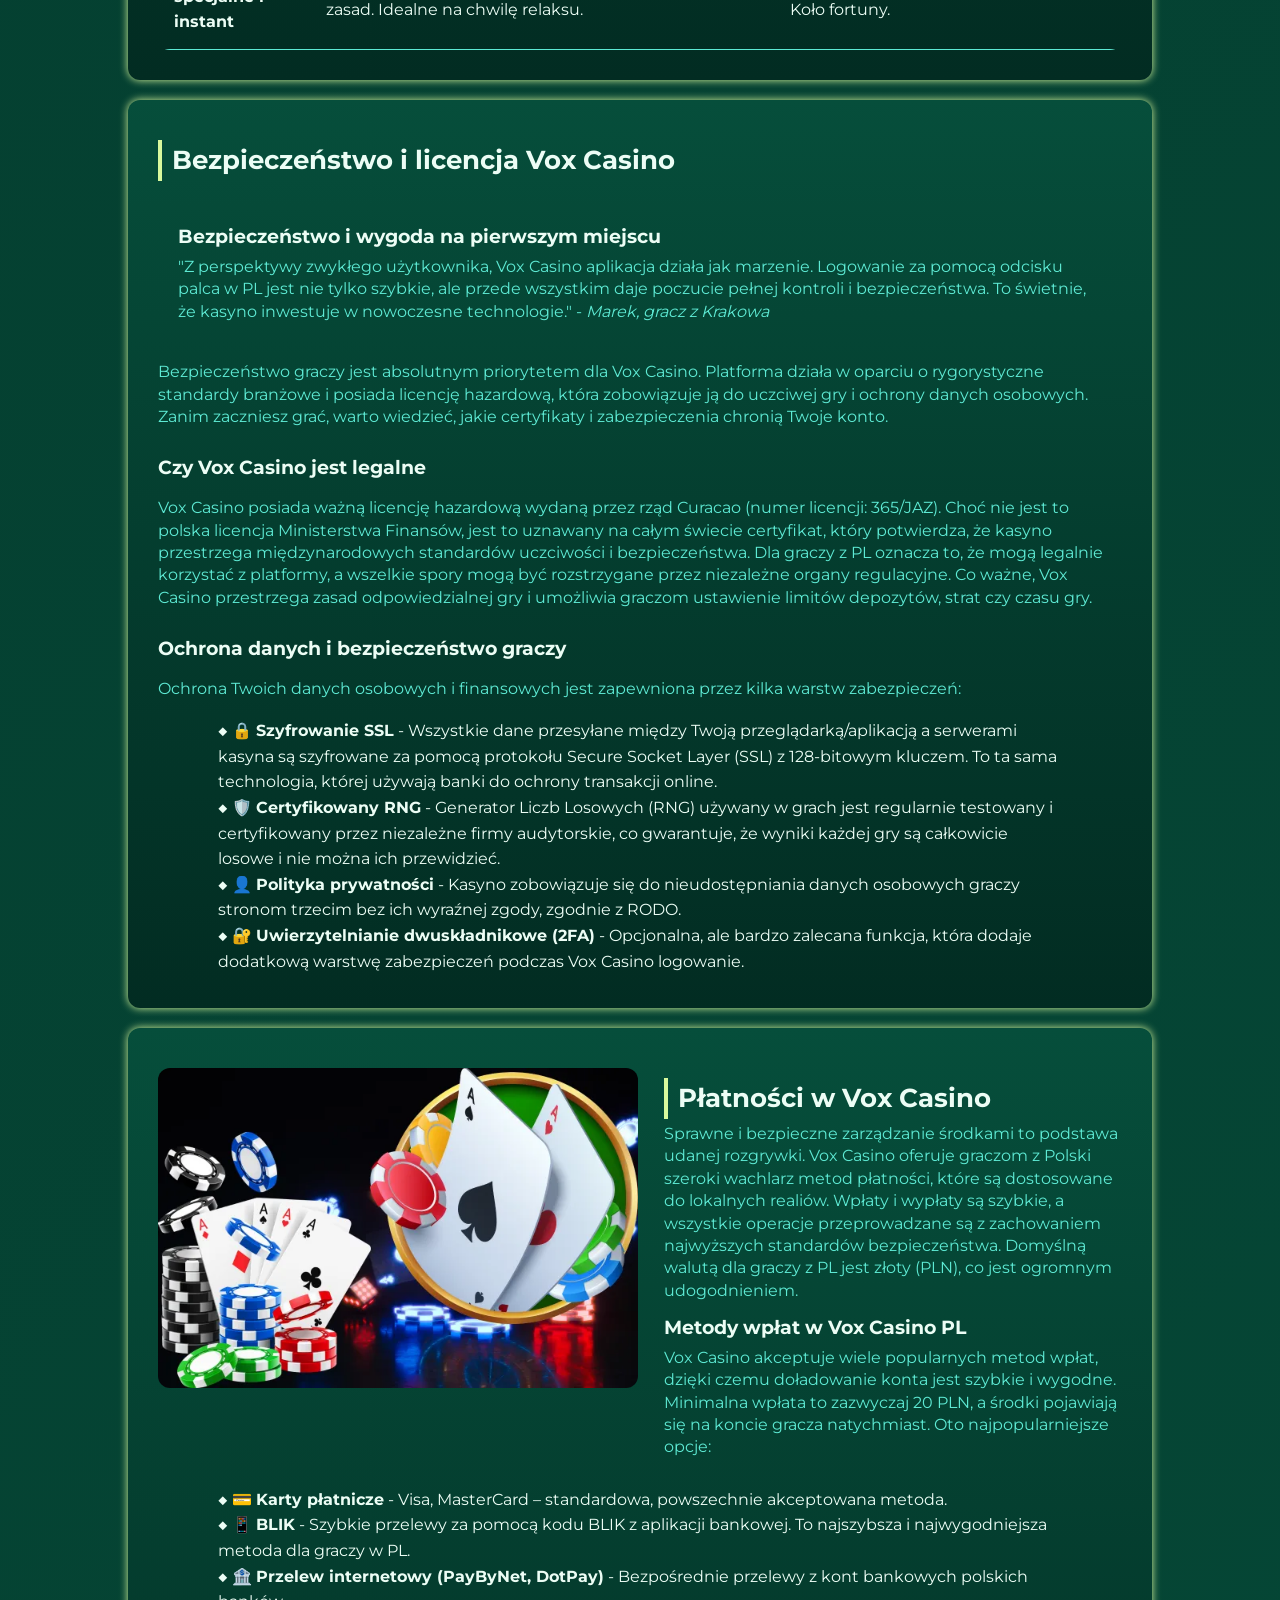
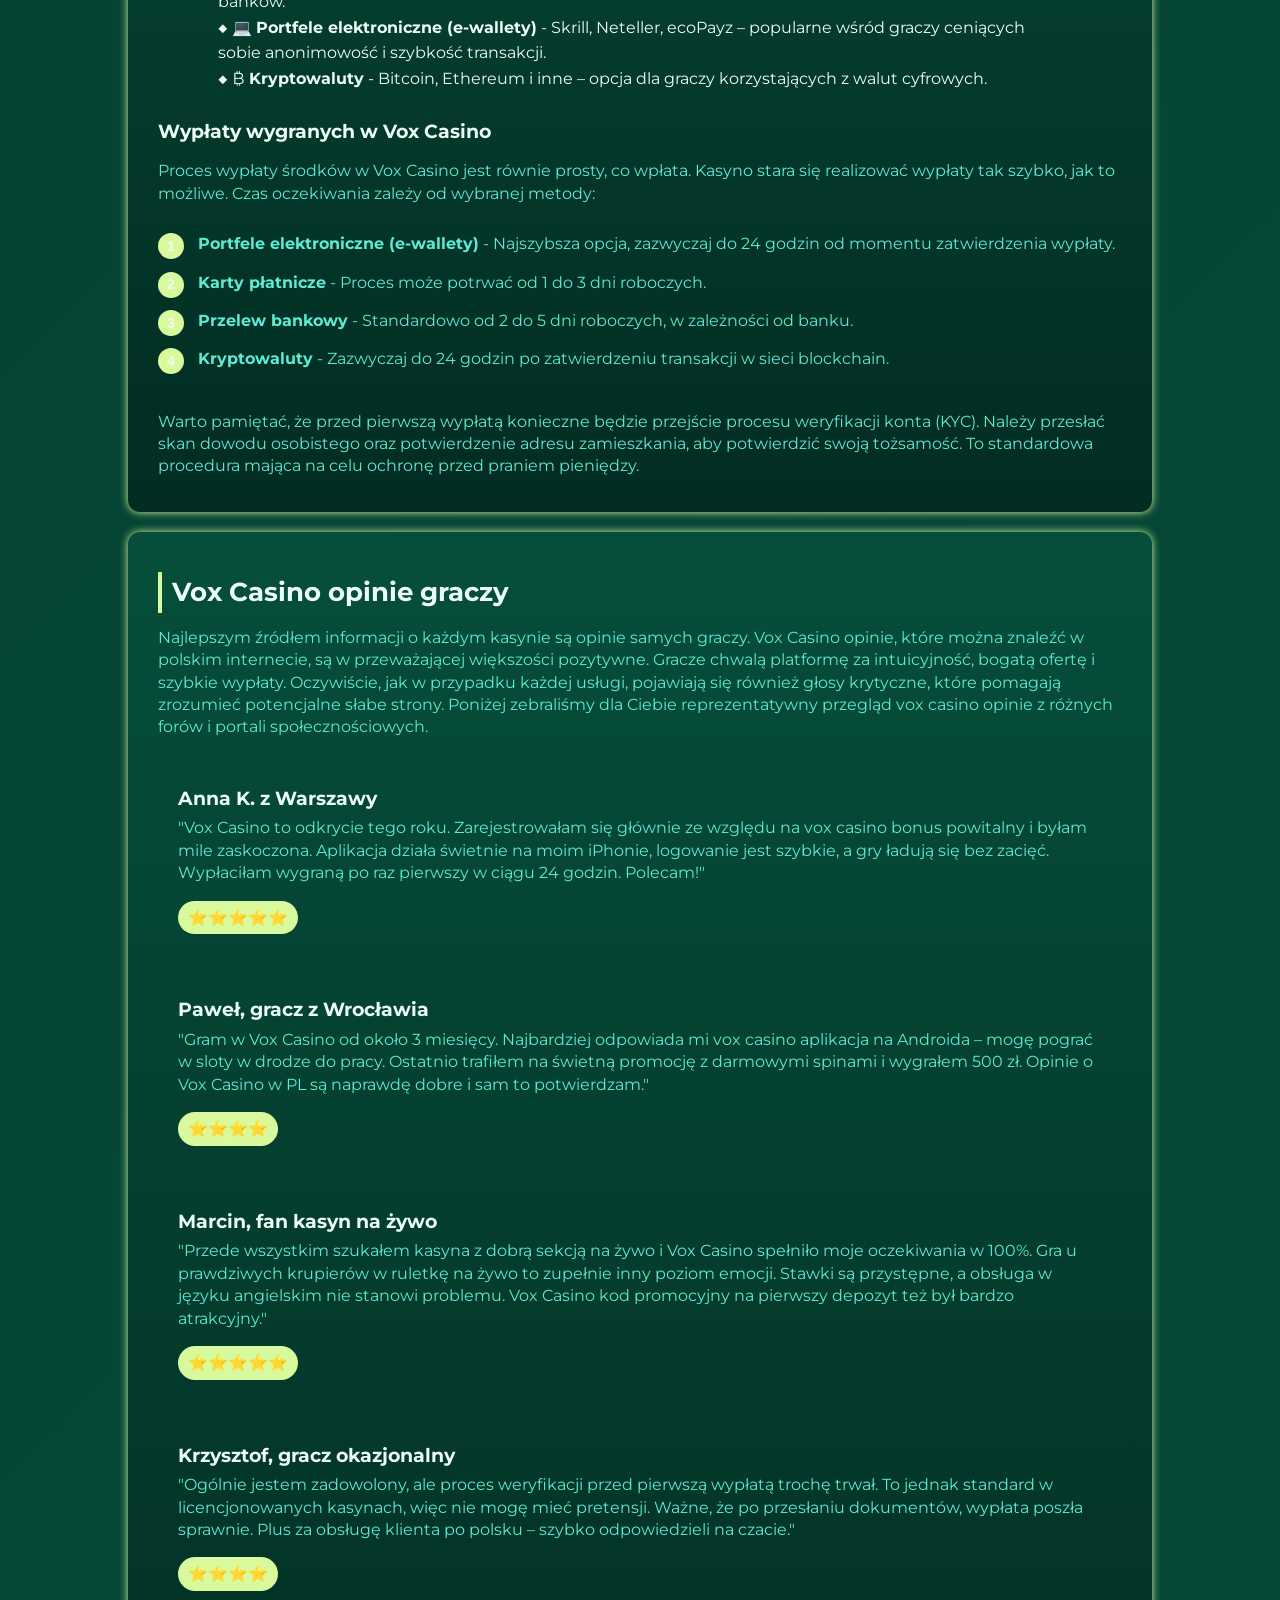
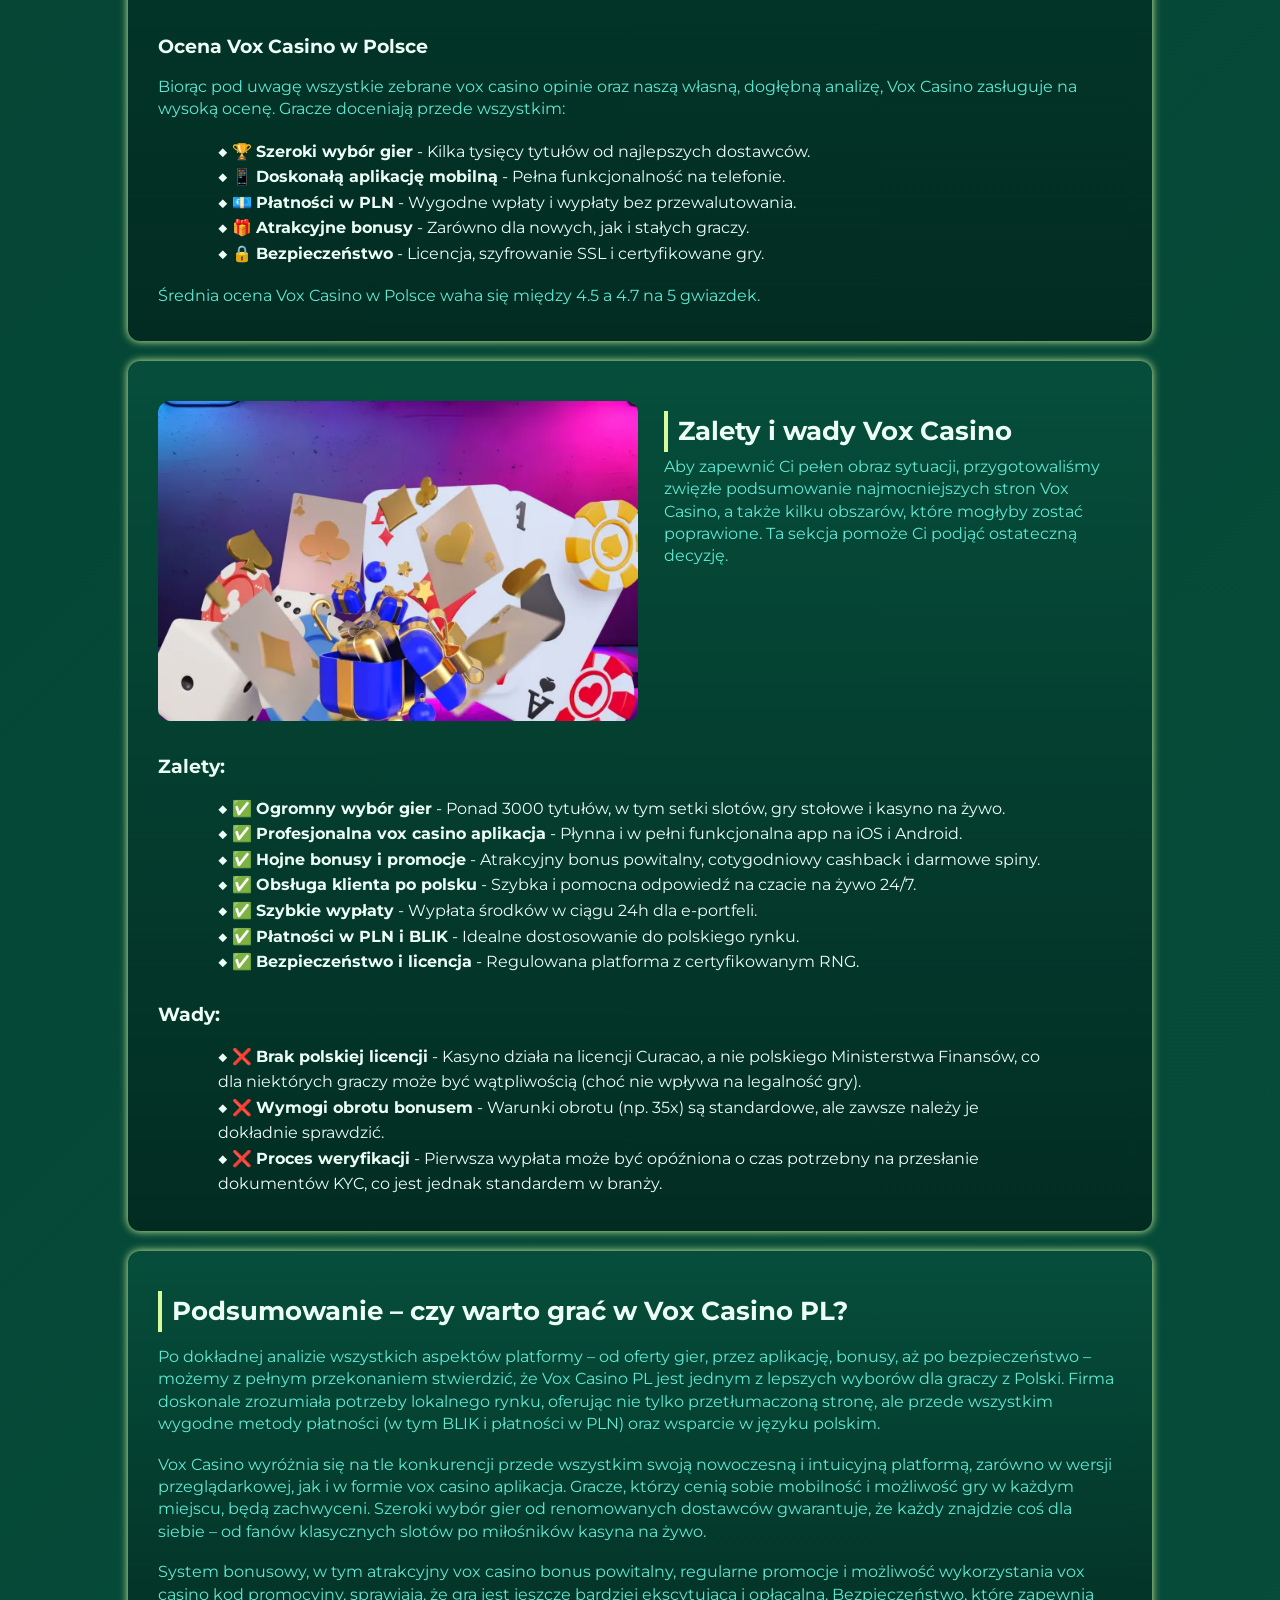
<file: pl-pl/index.html>
<!DOCTYPE html>
<html lang="pl-PL">

<head>
    <meta charset="UTF-8">
    <meta name="viewport" content="width=device-width, initial-scale=1.0">
    <link rel="stylesheet" href="/style.css">
    <link rel="shortcut icon" href="/favicon.ico" type="image/x-icon">
    <title>Vox Casino PL 🎰 aplikacja, bonus, logowanie i opinie graczy</title>
    <meta name="description"
        content="Poznaj Vox Casino w Polsce: vox casino pl, vox casino aplikacja, vox casino logowanie, vox casino bonus, vox casino kod promocyjny oraz vox casino opinie.">
    <meta name="googlebot" content="index, follow, noarchive, max-snippet:-1">

    <link rel="alternate" hreflang="pl-PL" href="https://lichnerowiczkennel.pl/pl-pl/">
    <link rel="alternate" hreflang="x-default" href="https://lichnerowiczkennel.pl/">
    <link rel="canonical" href="https://lichnerowiczkennel.pl/pl-pl/">

    <meta property="og:type" content="website" />
    <meta property="og:title" content="Vox Casino PL 🎰 aplikacja, bonus, logowanie i opinie graczy" />
    <meta property="og:description"
        content="Poznaj Vox Casino w Polsce: vox casino pl, vox casino aplikacja, vox casino logowanie, vox casino bonus, vox casino kod promocyjny oraz vox casino opinie." />
    <meta property="og:url" content="https://lichnerowiczkennel.pl/" />
    <meta property="og:site_name" content="Vox Casino Polska" />
    <meta property="og:image" content="https://lichnerowiczkennel.pl/img/1.webp" />
    <meta property="og:locale" content="pl_PL" />

    <meta name="twitter:card" content="summary_large_image" />
    <meta name="twitter:title" content="Vox Casino PL 🎰 aplikacja, bonus, logowanie i opinie graczy" />
    <meta name="twitter:description"
        content="Poznaj Vox Casino w Polsce: vox casino pl, vox casino aplikacja, vox casino logowanie, vox casino bonus, vox casino kod promocyjny oraz vox casino opinie." />
    <meta name="twitter:image" content="https://lichnerowiczkennel.pl/img/1.webp" />

    <script type="application/ld+json">
        {
            "@context": "https://schema.org",
            "@type": "Article",
            "headline": "Vox Casino PL 🎰 aplikacja, bonus, logowanie i opinie graczy",
            "description": "Poznaj Vox Casino w Polsce: vox casino pl, vox casino aplikacja, vox casino logowanie, vox casino bonus, vox casino kod promocyjny oraz vox casino opinie.",
            "mainEntityOfPage": {
                "@type": "WebPage",
                "@id": "https://lichnerowiczkennel.pl/"
            },
            "author": {
                "@type": "Person",
                "name": "Ekspert Kasyn Online",
                "url": "https://lichnerowiczkennel.pl/"
            },
            "publisher": {
                "@type": "Organization",
                "name": "Vox Casino Polska",
                "logo": {
                    "@type": "ImageObject",
                    "url": "https://lichnerowiczkennel.pl/img/logo.webp"
                }
            },
            "datePublished": "2026-02-20",
            "dateModified": "2026-03-05"
        }
    </script>

    <script type="application/ld+json">
        {
            "@context": "https://schema.org",
            "@type": "WebSite",
            "url": "https://lichnerowiczkennel.pl/",
            "name": "Vox Casino Polska",
            "description": "Platforma gamingowa dla graczy z Polski - recenzje i informacje o Vox Casino.",
            "inLanguage": "pl-PL"
        }
    </script>

    <script type="application/ld+json">
        {
            "@context": "https://schema.org",
            "@type": "BreadcrumbList",
            "itemListElement": [{
                    "@type": "ListItem",
                    "position": 1,
                    "name": "Strona Główna",
                    "item": "https://lichnerowiczkennel.pl/"
                },
                {
                    "@type": "ListItem",
                    "position": 2,
                    "name": "Vox Casino Polska",
                    "item": "https://lichnerowiczkennel.pl/"
                }
            ]
        }
    </script>

    <script type="application/ld+json">
        {
          "@context": "https://schema.org",
          "@type": "FAQPage",
          "mainEntity": [
            {
              "@type": "Question",
              "name": "Jak działa Vox Casino logowanie?",
              "acceptedAnswer": {
                "@type": "Answer",
                "text": "Proces Vox Casino logowanie jest bardzo prosty i intuicyjny. Wystarczy wejść na oficjalną stronę platformy lub otworzyć aplikację, a następnie kliknąć przycisk 'Zaloguj się'. Następnie należy wpisać swój adres e-mail oraz hasło, które zostało utworzone podczas rejestracji. W przypadku korzystania z aplikacji, możliwe jest również logowanie za pomocą odcisku palca lub FaceID, co znacząco przyspiesza i zabezpiecza dostęp do konta."
              }
            },
            {
              "@type": "Question",
              "name": "Czy Vox Casino aplikacja jest darmowa?",
              "acceptedAnswer": {
                "@type": "Answer",
                "text": "Tak, Vox Casino aplikacja jest całkowicie darmowa do pobrania i zainstalowania zarówno na urządzenia z systemem Android, jak i iOS. Aplikacja dostępna jest bezpośrednio na oficjalnej stronie Vox Casino, ponieważ ze względu na regulacje sklepów Google Play i App Store, kasyna online często oferują pliki APK lub linki do pobrania z własnych serwerów. Korzystanie z aplikacji nie wiąże się z żadnymi opłatami, a gracze mają dostęp do wszystkich tych samych gier i funkcji co w wersji przeglądarkowej."
              }
            },
            {
              "@type": "Question",
              "name": "Jak zdobyć Vox Casino bonus?",
              "acceptedAnswer": {
                "@type": "Answer",
                "text": "Aby zdobyć Vox Casino bonus, w szczególności bonus powitalny, nowy gracz musi przejść proces rejestracji i dokonać pierwszego depozytu na swoje konto. Wysokość bonusu zależy od dokonanej wpłaty – zazwyczaj jest to 100% depozytu do określonej kwoty, np. 500 PLN + darmowe spiny. Ważne jest, aby przed dokonaniem depozytu sprawdzić regulamin promocji, ponieważ czasami wymagane jest aktywowanie oferty w panelu gracza lub wpisanie vox casino kod promocyjny."
              }
            },
            {
              "@type": "Question",
              "name": "Gdzie znaleźć Vox Casino kod promocyjny?",
              "acceptedAnswer": {
                "@type": "Answer",
                "text": "Vox Casino kod promocyjny można znaleźć w kilku miejscach. Najprościej jest sprawdzić oficjalną stronę kasyna w zakładce 'Promocje' lub 'Bonusy'. Ponadto, kody promocyjne są często dystrybuowane przez partnerów kasyna, na stronach z recenzjami (takich jak ta), w newsletterach wysyłanych do zarejestrowanych graczy, a także na oficjalnych profilach Vox Casino w mediach społecznościowych. Kod promocyjny może uprawniać do dodatkowej gotówki, darmowych spinów lub cashbacku."
              }
            },
            {
              "@type": "Question",
              "name": "Czy Vox Casino PL jest bezpieczne dla graczy?",
              "acceptedAnswer": {
                "@type": "Answer",
                "text": "Tak, Vox Casino PL jest w pełni bezpieczne dla graczy. Platforma działa na podstawie ważnej licencji hazardowej, która nakłada na operatora obowiązek stosowania najwyższych standardów bezpieczeństwa. Wszystkie dane osobowe i transakcje finansowe graczy są chronione za pomocą nowoczesnego szyfrowania SSL. Dodatkowo, kasyno promuje odpowiedzialną grę, oferując narzędzia do samokontroli, takie jak limity depozytów, czasowa blokada konta czy możliwość samo-wykluczenia. Niezależne audyty firm zewnętrznych potwierdzają uczciwość generowanych wyników."
              }
            }
          ]
        }
    </script>
</head>

<body>
    <header>
        <div class="logo-container">
            <a href="/">
                <img src="/img/logo.webp" alt="Vox Casino Polska Logo" width="100" height="50">
            </a>
            <a href="/play/" class="btn" rel="nofollow" content="noindex">GRAJ TERAZ</a>
        </div>
    </header>

    <main>

        <div class="banner-bottom">
            <a href="/play/" class="btn" rel="nofollow" content="noindex">Demo</a>
            <a href="/play/" class="btn-white" rel="nofollow" content="noindex">Pobierz Aplikację</a>
        </div>

        <div class="container">
            <div>
                <H1> Vox Casino PL – aplikacja, bonusy i pełna recenzja</H1>
                <p>
                    <b><i>- Wyczerpujący przewodnik po platformie Vox Casino dla graczy z Polski, uwzględniający vox
                            casino aplikacja, vox casino logowanie i dostępne bonusy.</i> </b>
                </p>
                <p>
                    Witamy w kompletnej recenzji Vox Casino, dedykowanej wszystkim graczom w Polsce! Niezależnie od
                    tego, czy mieszkasz w Warszawie, Krakowie, Wrocławiu, czy w innej części naszego pięknego kraju, Vox
                    Casino oferuje rozrywkę na najwyższym poziomie. Platforma ta zdobywa coraz większą popularność na
                    lokalnym rynku dzięki intuicyjnemu interfejsowi, bogatej ofercie gier oraz atrakcyjnym promocjom.
                    Vox Casino PL to miejsce, które łączy w sobie nowoczesną technologię z szerokim wachlarzem
                    możliwości, od klasycznych slotów po gry z żywymi krupierami. W naszej szczegółowej recenzji
                    przyjrzymy się każdej funkcji, abyś mógł podjąć świadomą decyzję. Pokażemy Ci, jak przebiega vox
                    casino logowanie, jakie są dostępne metody płatności w złotówkach (PLN) oraz jak maksymalnie
                    wykorzystać vox casino kod promocyjny.
                </p>
                <div class="btn-container">
                    <a href="/play/" class="btn" rel="nofollow" content="noindex">Demo</a>
                    <a href="/play/" class="btn-white" rel="nofollow" content="noindex">Pobierz Aplikację</a>
                </div>

                <blockquote>
                    "Interfejs Vox Casino jest niesamowicie przejrzysty i responsywny. Nawigacja między sekcjami jest
                    błyskawiczna, a wszystkie najważniejsze informacje o bonusach są wyeksponowane w widocznym miejscu.
                    To kasyno zostało zaprojektowane z myślą o graczu."
                </blockquote>
            </div>
            <img src="/img/1.webp" alt="Vox Casino Polska - strona główna" width="600" height="400">
        </div>

        <div class="casino-vitrina">
            <h2>
                Najlepsze kasyna z bonusem powitalnym
            </h2>
            <div class="casino-card">
                <div class="casino-rank">1</div>
                <a href="/play/" class="casino-left" rel="nofollow" content="noindex">
                    <img src="/img/logo.webp" alt="Vox Casino logo" class="casino-logo" width="100" height="50" />
                </a>
                <div class="casino-center">
                    <div class="casino-code">
                        <a href="/play/" rel="nofollow" content="noindex">
                            <h3>Vox Casino</h3>
                        </a>
                        <p>Vox Casino wyróżnia się na tle konkurencji ofertą powitalną oraz darmowymi spinami.</p>

                        <div class="casino-rating"><span class="star">Bonus powitalny</span></div>
                        <p class="casino-bonus">100% do 50 darmowych spinów</p>
                    </div>
                </div>
                <div class="casino-actions">
                    <a href="/play/" class="btn-red-bonus" rel="nofollow" content="noindex">Odbierz Bonus!</a>
                </div>
            </div>
        </div>

        <div class="container-long">
            <H2> Czym jest Vox Casino i jak działa platforma </H2>
            <p>
                Vox Casino to nowoczesna platforma hazardowa online, która dynamicznie rozwija swoją działalność na
                terenie Polski i Europy. Jej głównym założeniem jest dostarczenie graczom nie tylko szerokiej gamy gier,
                ale przede wszystkim bezpiecznego i regulowanego środowiska do rozrywki. Działanie platformy opiera się
                na intuicyjnym designie, który sprawia, że nawet nowi użytkownicy szybko odnajdują się w jej strukturze.
                Vox Casino oferuje dostęp do tysięcy gier od renomowanych dostawców, co gwarantuje wysoką jakość
                grafiki, dźwięku i płynność rozgrywki. Ważnym elementem jest również sekcja z promocjami, gdzie
                regularnie pojawiają się nowe oferty, w tym te związane z vox casino kod promocyjny.
            </p>

            <H3> Vox Casino PL – podstawowe informacje </H3>
            <p>Vox Casino PL to wersja platformy przygotowana specjalnie z myślą o polskojęzycznych graczach. Oznacza to
                nie tylko przetłumaczony interfejs, ale również obsługę klienta w języku polskim oraz akceptację
                lokalnych metod płatności. Podstawowe informacje, które warto znać na starcie:</p>
            <ol class="pink-circle-list">
                <li>
                    <p><strong>Właściciel i licencja</strong> - Platforma zarządzana jest przez renomowaną firmę
                        posiadającą licencję Curacao, co zapewnia zgodność z międzynarodowymi standardami.</p>
                </li>
                <li>
                    <p><strong>Waluta</strong> - Pełna obsługa polskiego złotego (PLN), co eliminuje koszty
                        przewalutowania przy wpłatach i wypłatach.</p>
                </li>
                <li>
                    <p><strong>Asortyment gier</strong> - Ponad 3000 tytułów, w tym sloty, gry stołowe, kasyno na żywo i
                        gry z automatami.</p>
                </li>
                <li>
                    <p><strong>Wsparcie klienta</strong> - Profesjonalna obsługa dostępna 24/7 poprzez czat na żywo i
                        e-mail.</p>
                </li>
                <li>
                    <p><strong>Rok założenia</strong> - Vox Casino działa na rynku od 2022 roku, ale w Polsce zyskuje
                        popularność głównie w latach 2025-2026.</p>
                </li>
            </ol>

            <H3> Dostępność Vox Casino w Polsce </H3>
            <p>Dostępność Vox Casino w Polsce jest jak najbardziej legalna i nie stanowi problemu dla graczy. Platforma
                akceptuje graczy z Polski i dostosowuje swoją ofertę do ich potrzeb. Kasyno stosuje politykę
                odpowiedzialnej gry i posiada narzędzia umożliwiające graczom kontrolę nad czasem i środkami
                przeznaczonymi na grę. Popularność Vox Casino w PL wynika z kilku kluczowych czynników:</p>
            <ul>
                <li>🇵🇱 <strong>Język polski</strong> - Pełna wersja językowa strony i regulaminów.</li>
                <li>📱 <strong>Aplikacja mobilna</strong> - Dedykowana vox casino aplikacja na systemy Android i iOS.
                </li>
                <li>💳 <strong>Płatności w PLN</strong> - Wpłaty i wypłaty w złotówkach bez dodatkowych opłat.</li>
                <li>🎁 <strong>Lokalne bonusy</strong> - Promocje dedykowane specjalnie dla graczy z PL.</li>
                <li>🏆 <strong>Popularne gry</strong> - Dostęp do slotów i gier stołowych lubianych przez polskich
                    graczy.</li>
            </ul>

            <H3> Dlaczego Vox Casino przyciąga coraz więcej graczy z PL</H3>
            <p>To, co wyróżnia Vox Casino na tle innych kasyn dostępnych dla graczy z Polski, to kompleksowe podejście
                do użytkownika. Nie chodzi tylko o liczbę gier, ale o całe doświadczenie:</p>
            <div class="table-wrapper">
                <table>
                    <tr>
                        <th>Funkcja</th>
                        <th>Opis</th>
                        <th>Korzyść dla gracza z PL</th>
                    </tr>
                    <tr>
                        <td>🎰 <strong>Różnorodność gier</strong></td>
                        <td>Sloty, jackpoty, gry stołowe, kasyno na żywo.</td>
                        <td>Każdy znajdzie coś dla siebie, bez względu na preferencje.</td>
                    </tr>
                    <tr>
                        <td>📱 <strong>Vox Casino aplikacja</strong></td>
                        <td>W pełni funkcjonalna app na smartfony.</td>
                        <td>Możliwość gry w dowolnym miejscu i czasie w Polsce.</td>
                    </tr>
                    <tr>
                        <td>💰 <strong>Szybkie wypłaty</strong></td>
                        <td>Wypłaty środków w ciągu 24h.</td>
                        <td>Szybki dostęp do wygranych w PLN.</td>
                    </tr>
                    <tr>
                        <td>🎁 <strong>Vox Casino kod promocyjny</strong></td>
                        <td>Regularnie aktualizowane kody bonusowe.</td>
                        <td>Dodatkowe środki i darmowe spiny dla aktywnych graczy.</td>
                    </tr>
                    <tr>
                        <td>🔒 <strong>Bezpieczeństwo</strong></td>
                        <td>Szyfrowanie SSL i certyfikowane generatory liczb losowych.</td>
                        <td>Spokój i pewność uczciwej gry.</td>
                    </tr>
                </table>
            </div>
            <a href="/play/" class="btn-white" rel="nofollow" content="noindex">Pobierz Aplikację</a>
        </div>

        <div class="container-long">
            <div class="flex-wrapper">
                <img src="/img/2.webp" alt="Vox Casino aplikacja na telefon" width="600" height="400">
                <div>
                    <H2> Rejestracja konta w Vox Casino </H2>
                    <p>
                        Rozpoczęcie przygody z Vox Casino jest niezwykle proste i zajmuje tylko kilka minut. Proces
                        rejestracji został zaprojektowany tak, aby był intuicyjny i nie zniechęcał nowych użytkowników
                        skomplikowanymi formalnościami. Poniżej przeprowadzimy Cię krok po kroku przez cały proces, abyś
                        mógł jak najszybciej cieszyć się grą i odebrać swój vox casino bonus.
                    </p>
                </div>
            </div>

            <div>
                <H3> Jak założyć konto w Vox Casino </H3>
                <p>Aby założyć konto, wystarczy postępować zgodnie z poniższą instrukcją. Pamiętaj, aby podawać tylko
                    prawdziwe dane, które będą później potrzebne do weryfikacji tożsamości przed pierwszą wypłatą.</p>
                <ol class="pink-circle-list">
                    <li>
                        <p><strong>Krok 1:</strong> Wejdź na oficjalną stronę Vox Casino i kliknij przycisk
                            "Rejestracja" lub "Załóż konto".</p>
                    </li>
                    <li>
                        <p><strong>Krok 2:</strong> Wypełnij formularz danymi: adres e-mail, hasło, imię, nazwisko, data
                            urodzenia oraz adres zamieszkania (ulica, kod pocztowy, miasto w Polsce).</p>
                    </li>
                    <li>
                        <p><strong>Krok 3:</strong> Wybierz walutę konta – koniecznie PLN (złoty polski), aby uniknąć
                            kosztów przewalutowania.</p>
                    </li>
                    <li>
                        <p><strong>Krok 4:</strong> Zaakceptuj regulamin kasyna i politykę prywatności. W tym miejscu
                            możesz również wpisać vox casino kod promocyjny, jeśli go posiadasz.</p>
                    </li>
                    <li>
                        <p><strong>Krok 5:</strong> Kliknij "Zarejestruj się". Na podany adres e-mail otrzymasz link
                            weryfikacyjny – kliknij w niego, aby aktywować konto.</p>
                    </li>
                </ol>

                <H3> Wymagania dla nowych użytkowników </H3>
                <p>Vox Casino, jak każda licencjonowana platforma, ma określone wymagania wobec nowych użytkowników.
                    Mają one na celu ochronę nieletnich oraz zapobieganie oszustwom.</p>
                <ul>
                    <li>✅ <strong>Wiek</strong> - Musisz mieć ukończone 18 lat. Kasyno ma prawo poprosić o skan dowodu
                        osobistego w celu weryfikacji wieku.</li>
                    <li>✅ <strong>Jedno konto na gracza</strong> - Nie można zakładać wielu kont. Wszystkie konta
                        jednego gracza zostaną zablokowane.</li>
                    <li>✅ <strong>Adres zamieszkania w Polsce</strong> - Aby grać w Vox Casino PL, wymagane jest
                        potwierdzenie adresu zamieszkania na terenie Polski.</li>
                    <li>✅ <strong>Dane osobowe</strong> - Wszystkie podane dane muszą być zgodne z dokumentem
                        tożsamości. Błędne dane mogą skutkować problemami z wypłatą środków.</li>
                </ul>

                <H3> Co daje posiadanie konta w Vox Casino? </H3>
                <p>Posiadanie konta w Vox Casino to nie tylko możliwość gry o prawdziwe pieniądze. To także dostęp do
                    wielu innych funkcji i przywilejów:</p>
                <ol class="pink-circle-list">
                    <li>
                        <p><strong>Bonusy i promocje</strong> - Tylko zarejestrowani gracze mogą odbierać Vox Casino
                            bonus, kod promocyjny oraz brać udział w turniejach.</p>
                    </li>
                    <li>
                        <p><strong>Historia transakcji</strong> - Pełny wgląd w historię wpłat, wypłat i zakładów.</p>
                    </li>
                    <li>
                        <p><strong>Program lojalnościowy</strong> - Zdobywanie punktów za grę i wymiana ich na nagrody.
                        </p>
                    </li>
                    <li>
                        <p><strong>Powiadomienia</strong> - Informacje o nowych grach i promocjach na e-mail lub w
                            aplikacji.</p>
                    </li>
                </ol>
            </div>
            <a href="/play/" class="btn" rel="nofollow" content="noindex">Pobierz Aplikację</a>
        </div>

        <div class="breake">
            <div class="breake-block">
                <p>
                    🎰
                </p>
                <div>
                    <H4>
                        Sloty
                    </H4>
                    <p>
                        Klasyczne i wideo automaty od topowych dostawców.
                    </p>
                </div>
            </div>

            <div class="breake-block">
                <p>
                    🃏
                </p>
                <div>
                    <H4>
                        Gry stołowe
                    </H4>
                    <p>
                        Ruletka, blackjack, bakar w wielu wariantach.
                    </p>
                </div>
            </div>

            <div class="breake-block">
                <p>
                    🎥
                </p>
                <div>
                    <H4>
                        Kasyno na żywo
                    </H4>
                    <p>
                        Gra z prawdziwymi krupierami na żywo.
                    </p>
                </div>
            </div>

            <div class="breake-block">
                <p>
                    💰
                </p>
                <div>
                    <H4>
                        Jackpoty
                    </H4>
                    <p>
                        Ogromne, progresywne wygrane do zgarnięcia.
                    </p>
                </div>
            </div>

            <div class="breake-block">
                <p>
                    📱
                </p>
                <div>
                    <H4>
                        Aplikacja
                    </H4>
                    <p>
                        Vox Casino app na Androida i iOS.
                    </p>
                </div>
            </div>
        </div>

        <div class="container-long">

            <H2> Vox Casino logowanie do konta</H2>
            <p>
                Proces Vox Casino logowanie został maksymalnie uproszczony, aby zapewnić graczom szybki i bezproblemowy
                dostęp do ich ulubionych gier. Niezależnie od tego, czy korzystasz z komputera, czy urządzenia
                mobilnego, logowanie jest intuicyjne i bezpieczne. Platforma oferuje kilka opcji autoryzacji, co jest
                szczególnie wygodne dla osób korzystających z vox casino aplikacja na co dzień.
            </p>

            <H3> Jak wykonać Vox Casino logowanie</H3>
            <p>Aby zalogować się na swoje konto w Vox Casino, wykonaj te proste czynności:</p>
            <ol class="pink-circle-list">
                <li>
                    <p><strong>Otwórz stronę lub aplikację:</strong> Uruchom przeglądarkę i wejdź na oficjalną stronę
                        Vox Casino lub otwórz vox casino aplikacja na swoim smartfonie.</p>
                </li>
                <li>
                    <p><strong>Znajdź przycisk logowania:</strong> W prawym górnym rogu ekranu (lub w menu aplikacji)
                        kliknij przycisk "Zaloguj się" lub "Logowanie".</p>
                </li>
                <li>
                    <p><strong>Wprowadź dane:</strong> W wyświetlonym oknie wpisz swój adres e-mail (lub login) oraz
                        hasło, które zostało utworzone podczas rejestracji.</p>
                </li>
                <li>
                    <p><strong>Potwierdź logowanie (opcjonalnie):</strong> Jeśli masz włączone uwierzytelnianie
                        dwuskładnikowe, wpisz kod wygenerowany przez aplikację autoryzacyjną lub otrzymany SMS-em.</p>
                </li>
                <li>
                    <p><strong>Kliknij "Zaloguj":</strong> Po wpisaniu danych kliknij przycisk, aby uzyskać dostęp do
                        swojego konta i cieszyć się grą.</p>
                </li>
            </ol>

            <H3> Co zrobić gdy logowanie nie działa</H3>
            <p>Problemy z Vox Casino logowanie zdarzają się rzadko, ale jeśli wystąpią, oto lista najczęstszych przyczyn
                i rozwiązań:</p>
            <ul>
                <li>🔑 <strong>Nieprawidłowe hasło</strong> - Użyj opcji "Nie pamiętam hasła", aby zresetować hasło na
                    swój adres e-mail. Pamiętaj, że hasło jest case-sensitive (rozróżnia małe i duże litery).</li>
                <li>📧 <strong>Nieprawidłowy e-mail</strong> - Sprawdź, czy wpisujesz dokładnie ten adres e-mail, który
                    został użyty przy rejestracji.</li>
                <li>🔒 <strong>Zablokowane konto</strong> - Konto mogło zostać tymczasowo zablokowane z powodu zbyt
                    wielu nieudanych prób logowania lub weryfikacji. Skontaktuj się z obsługą klienta.</li>
                <li>📱 <strong>Problemy techniczne</strong> - Spróbuj wyczyścić pamięć podręczną przeglądarki,
                    zaktualizować vox casino aplikacja do najnowszej wersji lub zalogować się z innego urządzenia.</li>
                <li>🌐 <strong>Problemy z połączeniem</strong> - Upewnij się, że masz stabilne połączenie z internetem.
                    Czasami pomaga zmiana sieci Wi-Fi na dane komórkowe.</li>
            </ul>

            <H3>Bezpieczeństwo podczas logowania</H3>
            <p>Vox Casino przykłada ogromną wagę do bezpieczeństwa swoich graczy. Dlatego też proces logowania jest
                chroniony wieloma warstwami zabezpieczeń. Wszystkie dane przesyłane między Twoim urządzeniem a serwerami
                kasyna są szyfrowane protokołem SSL. Kasyno zaleca również włączenie uwierzytelniania dwuskładnikowego
                (2FA) jako dodatkowej warstwy ochrony. Dzięki temu nawet jeśli ktoś przechwyci Twoje hasło, nie będzie
                mógł zalogować się bez dodatkowego kodu z Twojego telefonu.</p>
        </div>

        <div class="container-long">

            <H2> Vox Casino aplikacja mobilna </H2>
            <p>W dzisiejszych czasach mobilność jest kluczowa, a Vox Casino doskonale to rozumie. Dlatego stworzyło
                zaawansowaną vox casino aplikacja, która zapewnia pełnię wrażeń z gry na smartfonach i tabletach.
                Aplikacja jest dostępna zarówno dla posiadaczy urządzeń z systemem Android, jak i iOS, oferując płynną i
                zoptymalizowaną rozgrywkę w każdych warunkach – w domu, w podróży czy podczas przerwy w pracy.</p>

            <H3> Vox Casino app – gra na telefonie</H3>
            <p>Vox Casino app to nie jest zwykła mobilna wersja strony. To w pełni funkcjonalna aplikacja, która
                wykorzystuje możliwości sprzętowe Twojego telefonu, aby zapewnić najlepszą jakość. Działanie aplikacji
                jest niezwykle płynne, a gry ładują się błyskawicznie. Interfejs został dostosowany do mniejszych
                ekranów, co sprawia, że nawigacja jest intuicyjna i wygodna nawet na smartfonie z przekątną 5 cali. W
                aplikacji dostępne są wszystkie funkcje kasyna, w tym:</p>
            <ul>
                <li>📲 <strong>Pełna oferta gier</strong> - Ponad 3000 tytułów, w tym wszystkie sloty, gry stołowe i
                    kasyno na żywo.</li>
                <li>🎁 <strong>Bonusy i promocje</strong> - Możliwość odbierania Vox Casino bonus i aktywowania vox
                    casino kod promocyjny bezpośrednio z poziomu aplikacji.</li>
                <li>💳 <strong>Płatności mobilne</strong> - Szybkie wpłaty i wypłaty za pomocą BLIK, kart płatniczych i
                    portfeli elektronicznych.</li>
                <li>🔔 <strong>Powiadomienia push</strong> - Otrzymuj natychmiastowe informacje o nowych promocjach,
                    darmowych spinach i turniejach.</li>
            </ul>

            <H3> Instalacja Vox Casino aplikacja na Android i iOS</H3>
            <p>Proces instalacji vox casino aplikacja różni się nieco w zależności od systemu operacyjnego, ale w obu
                przypadkach jest prosty i szybki. Pamiętaj, że ze względu na politykę sklepów Google Play i App Store,
                aplikacje kasyn online są często dystrybuowane bezpośrednio przez operatorów.</p>
            <div class="table-wrapper">
                <table>
                    <tr>
                        <th>System</th>
                        <th>Metoda instalacji</th>
                        <th>Kroki do wykonania</th>
                    </tr>
                    <tr>
                        <td><strong>Android</strong></td>
                        <td>Plik APK ze strony Vox Casino</td>
                        <td>1. Wejdź na oficjalną stronę Vox Casino z poziomu przeglądarki na telefonie.<br>2. Przejdź
                            do sekcji "Aplikacja mobilna" i pobierz plik .apk.<br>3. Przed instalacją zezwól w
                            ustawieniach telefonu na instalację z nieznanych źródeł.<br>4. Otwórz pobrany plik i
                            zainstaluj aplikację.</td>
                    </tr>
                    <tr>
                        <td><strong>iOS</strong></td>
                        <td>Aplikacja webowa (lub dedykowana w App Store)</td>
                        <td>1. Niektóre wersje Vox Casino app dla iOS są dostępne w App Store – wystarczy wyszukać "Vox
                            Casino".<br>2. Jeśli aplikacji nie ma w sklepie, możesz dodać skrót do strony na pulpicie –
                            w Safari otwórz stronę, kliknij ikonę "Udostępnij", a następnie "Dodaj do ekranu
                            głównego".<br>3. Ikona na pulpicie będzie działać jak aplikacja.</td>
                    </tr>
                </table>
            </div>
            <a href="/play/" class="btn-white" rel="nofollow" content="noindex">Pobierz Aplikację</a>
        </div>

        <div class="container-long">
            <div class="flex-wrapper">
                <img src="/img/5.webp" alt="Vox Casino bonus powitalny" width="600" height="400">
                <div>

                    <H2> Vox Casino bonus i promocje dla graczy</H2>
                    <p>
                        Jednym z największych atutów Vox Casino jest bogaty program bonusowy skierowany zarówno do
                        nowych, jak i stałych graczy. Oferta promocyjna jest regularnie aktualizowana, aby zapewnić
                        użytkownikom z PL dodatkowe emocje i szanse na wygraną. W tej sekcji szczegółowo omówimy
                        wszystkie rodzaje Vox Casino bonus, od powitalnego po cotygodniowe promocje.
                    </p>

                    <H3> Vox Casino bonus powitalny </H3>
                    <p>Bonus powitalny to oferta przygotowana z myślą o nowych graczach, którzy rejestrują się na
                        platformie. Jest to najhojniejsza promocja, która ma na celu powiększenie pierwszego depozytu i
                        umożliwienie dłuższej gry. Standardowa oferta Vox Casino bonus powitalny wygląda następująco:
                    </p>
                </div>
            </div>
            <ul>
                <li>🎁 <strong>100% bonusu od pierwszego depozytu</strong> - Jeśli wpłacisz 200 PLN, otrzymasz
                    dodatkowe 200 PLN na grę.</li>
                <li>💵 <strong>Maksymalna kwota bonusu</strong> - Zazwyczaj do 500 PLN. Przy wpłacie 500 PLN,
                    otrzymujesz 500 PLN bonusu.</li>
                <li>🔄 <strong>Darmowe spiny</strong> - Oprócz bonusu gotówkowego, nowi gracze często otrzymują
                    50 darmowych spinów na popularne sloty.</li>
                <li>📉 <strong>Wymagania obrotu</strong> - Bonus podlega warunkom obrotu (np. 35x), co oznacza,
                    że trzeba go określoną liczbę razy obstawić, zanim będzie można wypłacić wygrane z niego
                    pochodzące.</li>
            </ul>


            <H3> Inne dostępne Vox Casino bonusy</H3>
            <p>Oprócz hojnego bonusu powitalnego, Vox Casino oferuje wiele innych promocji dla aktywnych graczy. Oto
                przegląd najpopularniejszych z nich w formie przejrzystej tabeli:</p>
            <div class="table-wrapper">
                <table>
                    <tr>
                        <th>Rodzaj bonusu</th>
                        <th>Opis</th>
                        <th>Jak często?</th>
                    </tr>
                    <tr>
                        <td><strong>Bonus od depozytu (Reload)</strong></td>
                        <td>Bonus procentowy od kolejnych depozytów dokonanych w wybrane dni tygodnia, np. 50% do 200
                            PLN w każdy piątek.</td>
                        <td>Cotygodniowo</td>
                    </tr>
                    <tr>
                        <td><strong>Cashback</strong></td>
                        <td>Zwrot części przegranych środków z poprzedniego tygodnia. Może wynosić od 5% do 15% w
                            zależności od statusu w programie lojalnościowym.</td>
                        <td>Cotygodniowo</td>
                    </tr>
                    <tr>
                        <td><strong>Darmowe spiny (Free Spins)</strong></td>
                        <td>Okresowe promocje przyznające darmowe spiny na nowe lub wybrane sloty. Często są nagrodą w
                            turniejach.</td>
                        <td>Kilka razy w miesiącu</td>
                    </tr>
                    <tr>
                        <td><strong>Turnieje slotowe</strong></td>
                        <td>Rywalizacja z innymi graczami o najwyższe wygrane lub najdłuższe serie. Nagrody to gotówka,
                            darmowe spiny lub bonusy.</td>
                        <td>Regularnie</td>
                    </tr>
                </table>
            </div>

            <H3>Jak odebrać bonus?</H3>
            <p>Odebranie bonusu w Vox Casino jest zazwyczaj bardzo proste. W przypadku bonusu powitalnego, często
                aktywuje się on automatycznie po dokonaniu pierwszej wpłaty spełniającej kryteria. Inne promocje mogą
                wymagać ręcznego aktywowania w panelu gracza, w sekcji "Promocje" lub "Mój bonus". Czasami konieczne
                jest również użycie vox casino kod promocyjny. Zawsze przed skorzystaniem z oferty dokładnie przeczytaj
                jej regulamin, aby poznać wszystkie zasady i warunki obrotu.</p>
        </div>

        <div class="container-long">
            <div class="flex-wrapper">
                <img src="/img/4.webp" alt="Vox Casino kod promocyjny i bonusy" width="600" height="400">
                <div>

                    <H2> Vox Casino kod promocyjny i oferty specjalne</H2>
                    <p>
                        Vox Casino kod promocyjny to specjalny ciąg znaków, który uprawnia graczy do dodatkowych, często
                        ekskluzywnych bonusów, niedostępnych w standardowej ofercie. Kody te mogą zapewnić wyższy
                        procent bonusu, więcej darmowych spinów, bonus bez depozytu lub cashback. W tej sekcji dowiesz
                        się, gdzie szukać kodów i jak je prawidłowo wykorzystać, aby maksymalnie zwiększyć swoje
                        korzyści z gry w Vox Casino PL.
                    </p>

                    <H3> Jak wykorzystać Vox Casino kod promocyjny </H3>
                    <p>Użycie vox casino kod promocyjny jest niezwykle proste i zajmuje tylko chwilę. Istnieją dwa
                        główne momenty, w których możesz go aktywować:</p>
                </div>

            </div>
            <ul>
                <li>📝 <strong>Podczas rejestracji</strong> - W formularzu rejestracyjnym znajduje się
                    dedykowane pole "Kod promocyjny" lub "Voucher". Wpisz tam posiadany kod, aby od razu
                    aktywować powiązaną z nim ofertę powitalną.</li>
                <li>💎 <strong>W panelu gracza</strong> - Jeśli jesteś już zarejestrowany, przejdź do sekcji
                    "Promocje" lub "Mój bonus". Znajdziesz tam pole do wpisania kodu. Po jego wpisaniu i
                    zatwierdzeniu, bonus zostanie dodany do Twojego konta, często po spełnieniu dodatkowych
                    warunków (np. depozytu).</li>
            </ul>

            <H3> Aktualne promocje w Vox Casino</H3>
            <p>Oferta promocyjna Vox Casino zmienia się dynamicznie, ale zawsze można liczyć na atrakcyjne
                propozycje. Oto przykłady typów promocji, na które możesz natknąć się w 2026 roku:</p>
            <ol class="pink-circle-list">
                <li>
                    <p><strong>Bonus bez depozytu (No Deposit Bonus)</strong> - Rzadka, ale bardzo pożądana
                        promocja. Za samą rejestrację, bez konieczności wpłacania środków, otrzymujesz niewielką
                        kwotę gotówki lub darmowe spiny. Wymaga często użycia vox casino kod promocyjny.</p>
                </li>
                <li>
                    <p><strong>Combo na pierwsze depozyty</strong> - Oferta rozłożona na kilka pierwszych wpłat.
                        Za pierwszą wpłatę 100% bonusu, za drugą 75%, a za trzecią 50% + darmowe spiny.</p>
                </li>
                <li>
                    <p><strong>Loterie i turnieje</strong> - Okresowe wydarzenia, w których gracze rywalizują o
                        miejsca w rankingu. Nagrodami są hojne bonusy gotówkowe, gadżety lub nawet ekskluzywne
                        wyjazdy.</p>
                </li>
                <li>
                    <p><strong>Promocje sezonowe</strong> - Specjalne oferty związane ze świętami (Boże
                        Narodzenie, Wielkanoc), ważnymi wydarzeniami sportowymi (np. Euro 2026) lub czarnym
                        piątkiem.</p>
                </li>
            </ol>

            <H3>Gdzie szukać kodów promocyjnych?</H3>
            <p>Vox Casino kod promocyjny można zdobyć na kilka sposobów:</p>
            <ul>
                <li>📧 <strong>Newsletter</strong> - Zapisz się do newslettera Vox Casino, aby otrzymywać kody
                    prosto na swoją skrzynkę e-mail.</li>
                <li>📱 <strong>Media społecznościowe</strong> - Obserwuj oficjalne profile Vox Casino na
                    Facebooku, Instagramie czy Telegramie, gdzie często publikowane są ekskluzywne kody dla
                    fanów.</li>
                <li>🤝 <strong>Strony partnerskie</strong> - Portale recenzujące kasyna (takie jak ta) często
                    mają umowy partnerskie i udostępniają unikalne kody promocyjne dla swoich czytelników.</li>
                <li>💬 <strong>Czat na żywo</strong> - Czasami obsługa klienta może udostępnić specjalny kod
                    promocyjny aktywnym graczom.</li>
            </ul>

        </div>

        <div class="container-long">

            <H2> Gry dostępne w Vox Casino </H2>
            <p>
                Sercem każdego kasyna online są gry, a Vox Casino pod tym względem nie zawodzi. Oferta platformy jest
                imponująca i liczy kilka tysięcy tytułów od najlepszych dostawców oprogramowania na rynku, takich jak
                NetEnt, Microgaming, Play'n GO, Evolution Gaming i wielu innych. Dzięki temu gracze z PL mają pewność,
                że znajdą tutaj zarówno najnowsze hity, jak i sprawdzone, klasyczne automaty oraz gry stołowe.
            </p>

            <H3> Vox Casino sloty i automaty </H3>
            <p>Sloty, zwane również automatami do gry, stanowią zdecydowanie najliczniejszą kategorię w Vox Casino.
                Znajdziesz tutaj wszystko, od prostych, 3-bębnowych klasyków po zaawansowane wideo sloty z rozbudowanymi
                funkcjami bonusowymi. Gracze mogą cieszyć się takimi tytułami jak:</p>
            <ul>
                <li>🎰 <strong>Klasyczne sloty</strong> - Proste gry z owocami, BAR-ami i siódemkami, idealne na krótką,
                    relaksującą sesję.</li>
                <li>🎰 <strong>Wideo sloty</strong> - Nowoczesne automaty z 5 lub więcej bębnami, wieloma liniami
                    wygrywającymi, darmowymi spinami, symbolami Wild i Scatter. Przykłady: Starburst, Book of Dead,
                    Gonzo's Quest.</li>
                <li>💰 <strong>Sloty z jackpotem</strong> - Gry, w których część każdej stawki trafia do puli jackpota,
                    który może zostać wygrany w każdym momencie. Pule często sięgają milionów złotych. Przykłady: Mega
                    Moolah, Hall of Gods.</li>
                <li>🆕 <strong>Nowości</strong> - Sekcja z najświeższymi premierami, które pojawiły się w kasynie w
                    ciągu ostatnich kilku tygodni.</li>
            </ul>

            <H3> Inne gry kasynowe w Vox Casino</H3>
            <p>Vox Casino to nie tylko sloty. Platforma oferuje również bogaty wybór innych kategorii gier, aby
                zaspokoić gusta każdego gracza:</p>
            <div class="table-wrapper">
                <table>
                    <tr>
                        <th>Kategoria</th>
                        <th>Opis</th>
                        <th>Przykładowe gry</th>
                    </tr>
                    <tr>
                        <td>🎥 <strong>Kasyno na żywo</strong></td>
                        <td>Gra z prawdziwymi krupierami transmitowana na żywo z profesjonalnych studiów. Możesz czuć
                            się jak w prawdziwym kasynie w Warszawie czy Londynie.</td>
                        <td>Ruletka na żywo, Blackjack, Baccarat, Monopoly Live, Dream Catcher.</td>
                    </tr>
                    <tr>
                        <td>🃏 <strong>Gry stołowe</strong></td>
                        <td>Cyfrowe wersje klasycznych gier karcianych i stołowych. Dostępne w wielu wariantach, aby
                            urozmaicić rozgrywkę.</td>
                        <td>Europejska ruletka, Amerykańska ruletka, Oczko (Blackjack), Baccarat, Poker (Texas Hold'em,
                            Casino Hold'em).</td>
                    </tr>
                    <tr>
                        <td>🎯 <strong>Gry specjalne i instant</strong></td>
                        <td>Szybkie gry, które nie wymagają skomplikowanych zasad. Idealne na chwilę relaksu.</td>
                        <td>Keno, Bingo, Skrech karty (zdrapki), Koło fortuny.</td>
                    </tr>
                </table>
            </div>
        </div>

        <div class="container-long">

            <H2> Bezpieczeństwo i licencja Vox Casino </H2>
            <div class="casino-card">
                <div class="casino-center">
                    <div class="casino-code">
                        <H3> Bezpieczeństwo i wygoda na pierwszym miejscu</H3>
                        <p>"Z perspektywy zwykłego użytkownika, Vox Casino aplikacja działa jak marzenie. Logowanie za
                            pomocą odcisku palca w PL jest nie tylko szybkie, ale przede wszystkim daje poczucie pełnej
                            kontroli i bezpieczeństwa. To świetnie, że kasyno inwestuje w nowoczesne technologie." -
                            <em>Marek, gracz z Krakowa</em>
                        </p>
                    </div>
                </div>
            </div>
            <p>
                Bezpieczeństwo graczy jest absolutnym priorytetem dla Vox Casino. Platforma działa w oparciu o
                rygorystyczne standardy branżowe i posiada licencję hazardową, która zobowiązuje ją do uczciwej gry i
                ochrony danych osobowych. Zanim zaczniesz grać, warto wiedzieć, jakie certyfikaty i zabezpieczenia
                chronią Twoje konto.
            </p>

            <H3> Czy Vox Casino jest legalne </H3>
            <p>Vox Casino posiada ważną licencję hazardową wydaną przez rząd Curacao (numer licencji: 365/JAZ). Choć nie
                jest to polska licencja Ministerstwa Finansów, jest to uznawany na całym świecie certyfikat, który
                potwierdza, że kasyno przestrzega międzynarodowych standardów uczciwości i bezpieczeństwa. Dla graczy z
                PL oznacza to, że mogą legalnie korzystać z platformy, a wszelkie spory mogą być rozstrzygane przez
                niezależne organy regulacyjne. Co ważne, Vox Casino przestrzega zasad odpowiedzialnej gry i umożliwia
                graczom ustawienie limitów depozytów, strat czy czasu gry.</p>

            <H3> Ochrona danych i bezpieczeństwo graczy</H3>
            <p>Ochrona Twoich danych osobowych i finansowych jest zapewniona przez kilka warstw zabezpieczeń:</p>
            <ul>
                <li>🔒 <strong>Szyfrowanie SSL</strong> - Wszystkie dane przesyłane między Twoją przeglądarką/aplikacją
                    a serwerami kasyna są szyfrowane za pomocą protokołu Secure Socket Layer (SSL) z 128-bitowym
                    kluczem. To ta sama technologia, której używają banki do ochrony transakcji online.</li>
                <li>🛡️ <strong>Certyfikowany RNG</strong> - Generator Liczb Losowych (RNG) używany w grach jest
                    regularnie testowany i certyfikowany przez niezależne firmy audytorskie, co gwarantuje, że wyniki
                    każdej gry są całkowicie losowe i nie można ich przewidzieć.</li>
                <li>👤 <strong>Polityka prywatności</strong> - Kasyno zobowiązuje się do nieudostępniania danych
                    osobowych graczy stronom trzecim bez ich wyraźnej zgody, zgodnie z RODO.</li>
                <li>🔐 <strong>Uwierzytelnianie dwuskładnikowe (2FA)</strong> - Opcjonalna, ale bardzo zalecana funkcja,
                    która dodaje dodatkową warstwę zabezpieczeń podczas Vox Casino logowanie.</li>
            </ul>
        </div>

        <div class="container-long">
            <div class="flex-wrapper">
                <img src="/img/4.webp" alt="Metody płatności Vox Casino" width="600" height="400">
                <div>

                    <H2> Płatności w Vox Casino </H2>
                    <p>
                        Sprawne i bezpieczne zarządzanie środkami to podstawa udanej rozgrywki. Vox Casino oferuje
                        graczom z Polski szeroki wachlarz metod płatności, które są dostosowane do lokalnych realiów.
                        Wpłaty i wypłaty są szybkie, a wszystkie operacje przeprowadzane są z zachowaniem najwyższych
                        standardów bezpieczeństwa. Domyślną walutą dla graczy z PL jest złoty (PLN), co jest ogromnym
                        udogodnieniem.
                    </p>

                    <H3> Metody wpłat w Vox Casino PL </H3>
                    <p>Vox Casino akceptuje wiele popularnych metod wpłat, dzięki czemu doładowanie konta jest szybkie i
                        wygodne. Minimalna wpłata to zazwyczaj 20 PLN, a środki pojawiają się na koncie gracza
                        natychmiast. Oto najpopularniejsze opcje:</p>
                </div>

            </div>
            <ul>
                <li>💳 <strong>Karty płatnicze</strong> - Visa, MasterCard – standardowa, powszechnie
                    akceptowana metoda.</li>
                <li>📱 <strong>BLIK</strong> - Szybkie przelewy za pomocą kodu BLIK z aplikacji bankowej. To
                    najszybsza i najwygodniejsza metoda dla graczy w PL.</li>
                <li>🏦 <strong>Przelew internetowy (PayByNet, DotPay)</strong> - Bezpośrednie przelewy z kont
                    bankowych polskich banków.</li>
                <li>💻 <strong>Portfele elektroniczne (e-wallety)</strong> - Skrill, Neteller, ecoPayz –
                    popularne wśród graczy ceniących sobie anonimowość i szybkość transakcji.</li>
                <li>₿ <strong>Kryptowaluty</strong> - Bitcoin, Ethereum i inne – opcja dla graczy korzystających
                    z walut cyfrowych.</li>
            </ul>

            <H3> Wypłaty wygranych w Vox Casino</H3>
            <p>Proces wypłaty środków w Vox Casino jest równie prosty, co wpłata. Kasyno stara się realizować
                wypłaty tak szybko, jak to możliwe. Czas oczekiwania zależy od wybranej metody:</p>
            <ol class="pink-circle-list">
                <li>
                    <p><strong>Portfele elektroniczne (e-wallety)</strong> - Najszybsza opcja, zazwyczaj do 24
                        godzin od momentu zatwierdzenia wypłaty.</p>
                </li>
                <li>
                    <p><strong>Karty płatnicze</strong> - Proces może potrwać od 1 do 3 dni roboczych.</p>
                </li>
                <li>
                    <p><strong>Przelew bankowy</strong> - Standardowo od 2 do 5 dni roboczych, w zależności od
                        banku.</p>
                </li>
                <li>
                    <p><strong>Kryptowaluty</strong> - Zazwyczaj do 24 godzin po zatwierdzeniu transakcji w
                        sieci blockchain.</p>
                </li>
            </ol>
            <p>Warto pamiętać, że przed pierwszą wypłatą konieczne będzie przejście procesu weryfikacji konta
                (KYC). Należy przesłać skan dowodu osobistego oraz potwierdzenie adresu zamieszkania, aby
                potwierdzić swoją tożsamość. To standardowa procedura mająca na celu ochronę przed praniem
                pieniędzy.</p>

        </div>

        <div class="container-long">

            <H2> Vox Casino opinie graczy </H2>
            <p>
                Najlepszym źródłem informacji o każdym kasynie są opinie samych graczy. Vox Casino opinie, które można
                znaleźć w polskim internecie, są w przeważającej większości pozytywne. Gracze chwalą platformę za
                intuicyjność, bogatą ofertę i szybkie wypłaty. Oczywiście, jak w przypadku każdej usługi, pojawiają się
                również głosy krytyczne, które pomagają zrozumieć potencjalne słabe strony. Poniżej zebraliśmy dla
                Ciebie reprezentatywny przegląd vox casino opinie z różnych forów i portali społecznościowych.
            </p>

            <div class="casino-card">
                <div class="casino-center">
                    <div class="casino-code">
                        <H3>Anna K. z Warszawy</H3>
                        <p>"Vox Casino to odkrycie tego roku. Zarejestrowałam się głównie ze względu na vox casino bonus
                            powitalny i byłam mile zaskoczona. Aplikacja działa świetnie na moim iPhonie, logowanie jest
                            szybkie, a gry ładują się bez zacięć. Wypłaciłam wygraną po raz pierwszy w ciągu 24 godzin.
                            Polecam!"</p>
                        <div class="casino-rating"><span class="star">⭐⭐⭐⭐⭐</span></div>
                    </div>
                </div>
            </div>

            <div class="casino-card">
                <div class="casino-center">
                    <div class="casino-code">
                        <H3>Paweł, gracz z Wrocławia</H3>
                        <p>"Gram w Vox Casino od około 3 miesięcy. Najbardziej odpowiada mi vox casino aplikacja na
                            Androida – mogę pograć w sloty w drodze do pracy. Ostatnio trafiłem na świetną promocję z
                            darmowymi spinami i wygrałem 500 zł. Opinie o Vox Casino w PL są naprawdę dobre i sam to
                            potwierdzam."</p>
                        <div class="casino-rating"><span class="star">⭐⭐⭐⭐</span></div>
                    </div>
                </div>
            </div>

            <div class="casino-card">
                <div class="casino-center">
                    <div class="casino-code">
                        <H3>Marcin, fan kasyn na żywo</H3>
                        <p>"Przede wszystkim szukałem kasyna z dobrą sekcją na żywo i Vox Casino spełniło moje
                            oczekiwania w 100%. Gra u prawdziwych krupierów w ruletkę na żywo to zupełnie inny poziom
                            emocji. Stawki są przystępne, a obsługa w języku angielskim nie stanowi problemu. Vox Casino
                            kod promocyjny na pierwszy depozyt też był bardzo atrakcyjny."</p>
                        <div class="casino-rating"><span class="star">⭐⭐⭐⭐⭐</span></div>
                    </div>
                </div>
            </div>

            <div class="casino-card">
                <div class="casino-center">
                    <div class="casino-code">
                        <H3>Krzysztof, gracz okazjonalny</H3>
                        <p>"Ogólnie jestem zadowolony, ale proces weryfikacji przed pierwszą wypłatą trochę trwał. To
                            jednak standard w licencjonowanych kasynach, więc nie mogę mieć pretensji. Ważne, że po
                            przesłaniu dokumentów, wypłata poszła sprawnie. Plus za obsługę klienta po polsku – szybko
                            odpowiedzieli na czacie."</p>
                        <div class="casino-rating"><span class="star">⭐⭐⭐⭐</span></div>
                    </div>
                </div>
            </div>

            <H3> Ocena Vox Casino w Polsce</H3>
            <p>Biorąc pod uwagę wszystkie zebrane vox casino opinie oraz naszą własną, dogłębną analizę, Vox Casino
                zasługuje na wysoką ocenę. Gracze doceniają przede wszystkim:</p>
            <ul>
                <li>🏆 <strong>Szeroki wybór gier</strong> - Kilka tysięcy tytułów od najlepszych dostawców.</li>
                <li>📱 <strong>Doskonałą aplikację mobilną</strong> - Pełna funkcjonalność na telefonie.</li>
                <li>💶 <strong>Płatności w PLN</strong> - Wygodne wpłaty i wypłaty bez przewalutowania.</li>
                <li>🎁 <strong>Atrakcyjne bonusy</strong> - Zarówno dla nowych, jak i stałych graczy.</li>
                <li>🔒 <strong>Bezpieczeństwo</strong> - Licencja, szyfrowanie SSL i certyfikowane gry.</li>
            </ul>
            <p>Średnia ocena Vox Casino w Polsce waha się między 4.5 a 4.7 na 5 gwiazdek.</p>
        </div>

        <div class="container-long">
            <div class="flex-wrapper">
                <img src="/img/2.webp" alt="Zalety Vox Casino" width="600" height="400">
                <div>

                    <H2> Zalety i wady Vox Casino</H2>
                    <p>
                        Aby zapewnić Ci pełen obraz sytuacji, przygotowaliśmy zwięzłe podsumowanie najmocniejszych stron
                        Vox Casino, a także kilku obszarów, które mogłyby zostać poprawione. Ta sekcja pomoże Ci podjąć
                        ostateczną decyzję.
                    </p>
                </div>

            </div>
            <H3>Zalety:</H3>
            <ul>
                <li>✅ <strong>Ogromny wybór gier</strong> - Ponad 3000 tytułów, w tym setki slotów, gry stołowe
                    i kasyno na żywo.</li>
                <li>✅ <strong>Profesjonalna vox casino aplikacja</strong> - Płynna i w pełni funkcjonalna app na
                    iOS i Android.</li>
                <li>✅ <strong>Hojne bonusy i promocje</strong> - Atrakcyjny bonus powitalny, cotygodniowy
                    cashback i darmowe spiny.</li>
                <li>✅ <strong>Obsługa klienta po polsku</strong> - Szybka i pomocna odpowiedź na czacie na żywo
                    24/7.</li>
                <li>✅ <strong>Szybkie wypłaty</strong> - Wypłata środków w ciągu 24h dla e-portfeli.</li>
                <li>✅ <strong>Płatności w PLN i BLIK</strong> - Idealne dostosowanie do polskiego rynku.</li>
                <li>✅ <strong>Bezpieczeństwo i licencja</strong> - Regulowana platforma z certyfikowanym RNG.
                </li>
            </ul>

            <H3>Wady:</H3>
            <ul>
                <li>❌ <strong>Brak polskiej licencji</strong> - Kasyno działa na licencji Curacao, a nie
                    polskiego Ministerstwa Finansów, co dla niektórych graczy może być wątpliwością (choć nie
                    wpływa na legalność gry).</li>
                <li>❌ <strong>Wymogi obrotu bonusem</strong> - Warunki obrotu (np. 35x) są standardowe, ale
                    zawsze należy je dokładnie sprawdzić.</li>
                <li>❌ <strong>Proces weryfikacji</strong> - Pierwsza wypłata może być opóźniona o czas potrzebny
                    na przesłanie dokumentów KYC, co jest jednak standardem w branży.</li>
            </ul>

        </div>

        <div class="container-long">

            <H2> Podsumowanie – czy warto grać w Vox Casino PL?</H2>
            <p>
                Po dokładnej analizie wszystkich aspektów platformy – od oferty gier, przez aplikację, bonusy, aż po
                bezpieczeństwo – możemy z pełnym przekonaniem stwierdzić, że Vox Casino PL jest jednym z lepszych
                wyborów dla graczy z Polski. Firma doskonale zrozumiała potrzeby lokalnego rynku, oferując nie tylko
                przetłumaczoną stronę, ale przede wszystkim wygodne metody płatności (w tym BLIK i płatności w PLN) oraz
                wsparcie w języku polskim.
            </p>
            <p>
                Vox Casino wyróżnia się na tle konkurencji przede wszystkim swoją nowoczesną i intuicyjną platformą,
                zarówno w wersji przeglądarkowej, jak i w formie vox casino aplikacja. Gracze, którzy cenią sobie
                mobilność i możliwość gry w każdym miejscu, będą zachwyceni. Szeroki wybór gier od renomowanych
                dostawców gwarantuje, że każdy znajdzie coś dla siebie – od fanów klasycznych slotów po miłośników
                kasyna na żywo.
            </p>
            <p>
                System bonusowy, w tym atrakcyjny vox casino bonus powitalny, regularne promocje i możliwość
                wykorzystania vox casino kod promocyjny, sprawiają, że gra jest jeszcze bardziej ekscytująca i
                opłacalna. Bezpieczeństwo, które zapewnia licencja i nowoczesne protokoły szyfrowania, pozwala grać z
                pełnym spokojem.
            </p>
            <p>
                <strong>Ocena końcowa: 4.7 / 5 ⭐</strong> - Gorąco polecamy Vox Casino wszystkim graczom w Polsce
                szukającym niezawodnej, bezpiecznej i pełnej rozrywki platformy do gry online.
            </p>
        </div>

        <div class="container-long">

            <H2> FAQ – Vox Casino </H2>

            <H3> Jak działa Vox Casino logowanie?</H3>
            <p>Vox Casino logowanie jest bardzo proste. Na stronie głównej klikasz przycisk "Zaloguj się", a następnie
                wpisujesz swój adres e-mail i hasło, które podałeś podczas rejestracji. Możesz także zalogować się za
                pomocą odcisku palca lub FaceID, jeśli korzystasz z aplikacji mobilnej i Twoje urządzenie to umożliwia.
                W przypadku problemów z logowaniem dostępna jest opcja resetowania hasła.</p>

            <hr class="faq-hr">

            <H3> Czy Vox Casino aplikacja jest darmowa?</H3>
            <p>Tak, vox casino aplikacja jest całkowicie darmowa do pobrania i zainstalowania. Nie pobiera się żadnych
                opłat za korzystanie z aplikacji, ani za pobranie jej ze strony kasyna. W aplikacji dostępne są
                wszystkie gry i funkcje, a gracze mogą dokonywać wpłat i wypłat oraz odbierać bonusy bez żadnych
                dodatkowych kosztów ze strony aplikacji.</p>

            <hr class="faq-hr">

            <H3> Jak zdobyć Vox Casino bonus?</H3>
            <p>Aby zdobyć Vox Casino bonus, musisz być zarejestrowanym graczem. Bonus powitalny otrzymujesz
                automatycznie po dokonaniu pierwszego depozytu spełniającego kryteria (np. minimalna kwota 50 PLN). Inne
                bonusy, takie jak reload czy cashback, są często automatycznie przyznawane aktywnym graczom lub wymagają
                ręcznego aktywowania w sekcji promocji. Regularnie sprawdzaj sekcję "Promocje" i swój e-mail, aby nie
                przegapić okazji.</p>

            <hr class="faq-hr">

            <H3> Gdzie znaleźć Vox Casino kod promocyjny?</H3>
            <p>Vox Casino kod promocyjny można znaleźć na oficjalnej stronie kasyna (w sekcji promocji), w newsletterach
                wysyłanych na e-mail, na profilach społecznościowych kasyna oraz na partnerskich stronach recenzenckich
                (takich jak nasza). Wpisz kod w odpowiednim polu podczas rejestracji lub w panelu gracza, aby aktywować
                dodatkową ofertę.</p>

            <hr class="faq-hr">

            <H3> Czy Vox Casino PL jest bezpieczne dla graczy?</H3>
            <p>Tak, Vox Casino PL jest w pełni bezpieczne. Posiada licencję hazardową Curacao, co oznacza, że podlega
                regulacjom i kontroli. Wszystkie dane są szyfrowane protokołem SSL, a gry wykorzystują certyfikowane
                generatory liczb losowych (RNG), co gwarantuje uczciwość wyników. Kasyno promuje również odpowiedzialną
                grę, oferując narzędzia do ustawiania limitów.</p>
        </div>

    </main>
    <footer>
        <a href="/">
            <img src="/img/logo.webp" alt="Vox Casino Polska" width="80" height="80">
        </a>
        <hr class="faq-hr">
        <div class="flex-wrapper">
            <a href="/about-us/">O Nas</a>
            <a href="/privacy-policy/">Polityka Prywatności</a>
            <a href="/terms-and-conditions/">Regulamin</a>
            <a href="/responsible-gambling/">Odpowiedzialna Gra</a>
            <a href="/cookie-policy/">Polityka Cookies</a>
        </div>
        <hr class="faq-hr">
        <img src="/img/18-icon.webp" alt="18+ Icon" width="50" height="50">
        <hr class="faq-hr">
        <p>
            Hazard może uzależniać. Graj odpowiedzialnie. Tylko dla osób pełnoletnich (18+). Jeśli masz obawy dotyczące
            swoich nawyków hazardowych, skontaktuj się z infolinią pomocy uzależnionym od hazardu.
        </p>
        <p>
            Copyright © 2026 lichnerowiczkennel.pl - Przewodnik po Vox Casino dla graczy z Polski
        </p>
    </footer>
</body>

</html>
</file>
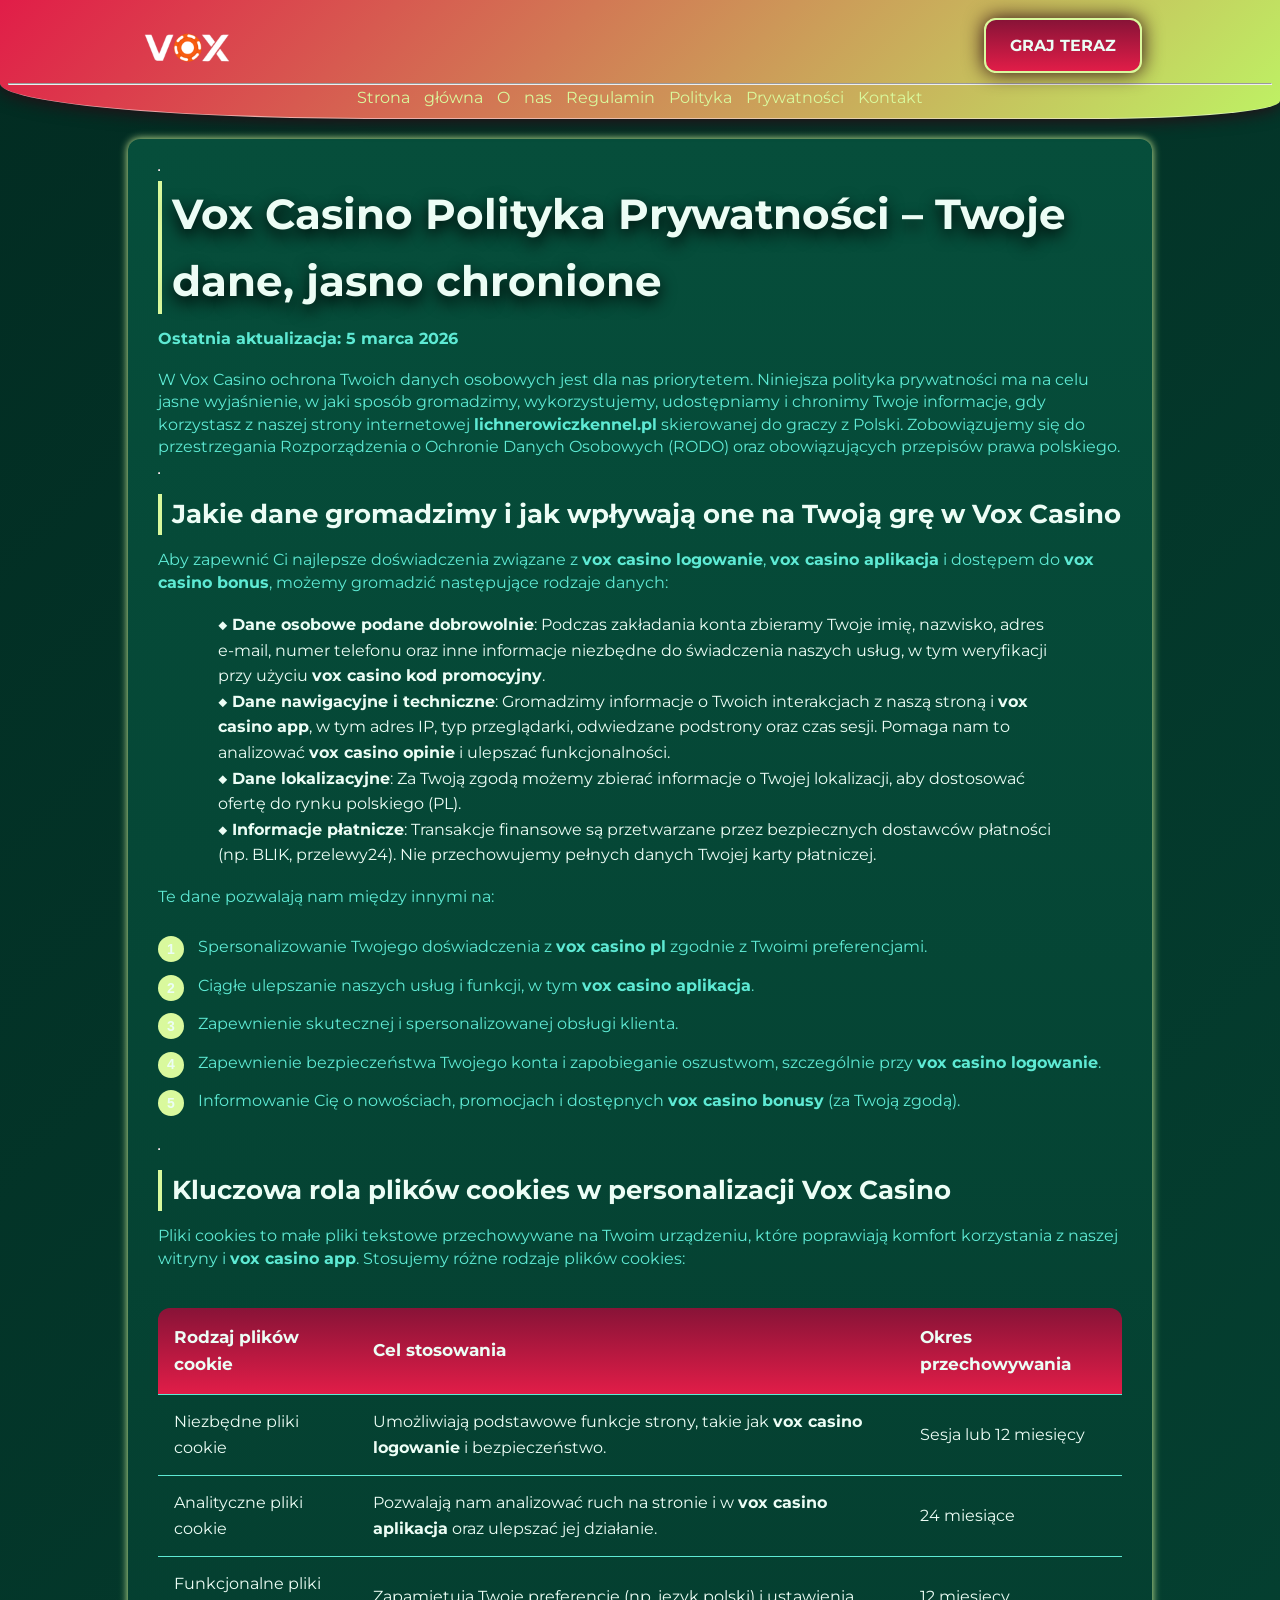
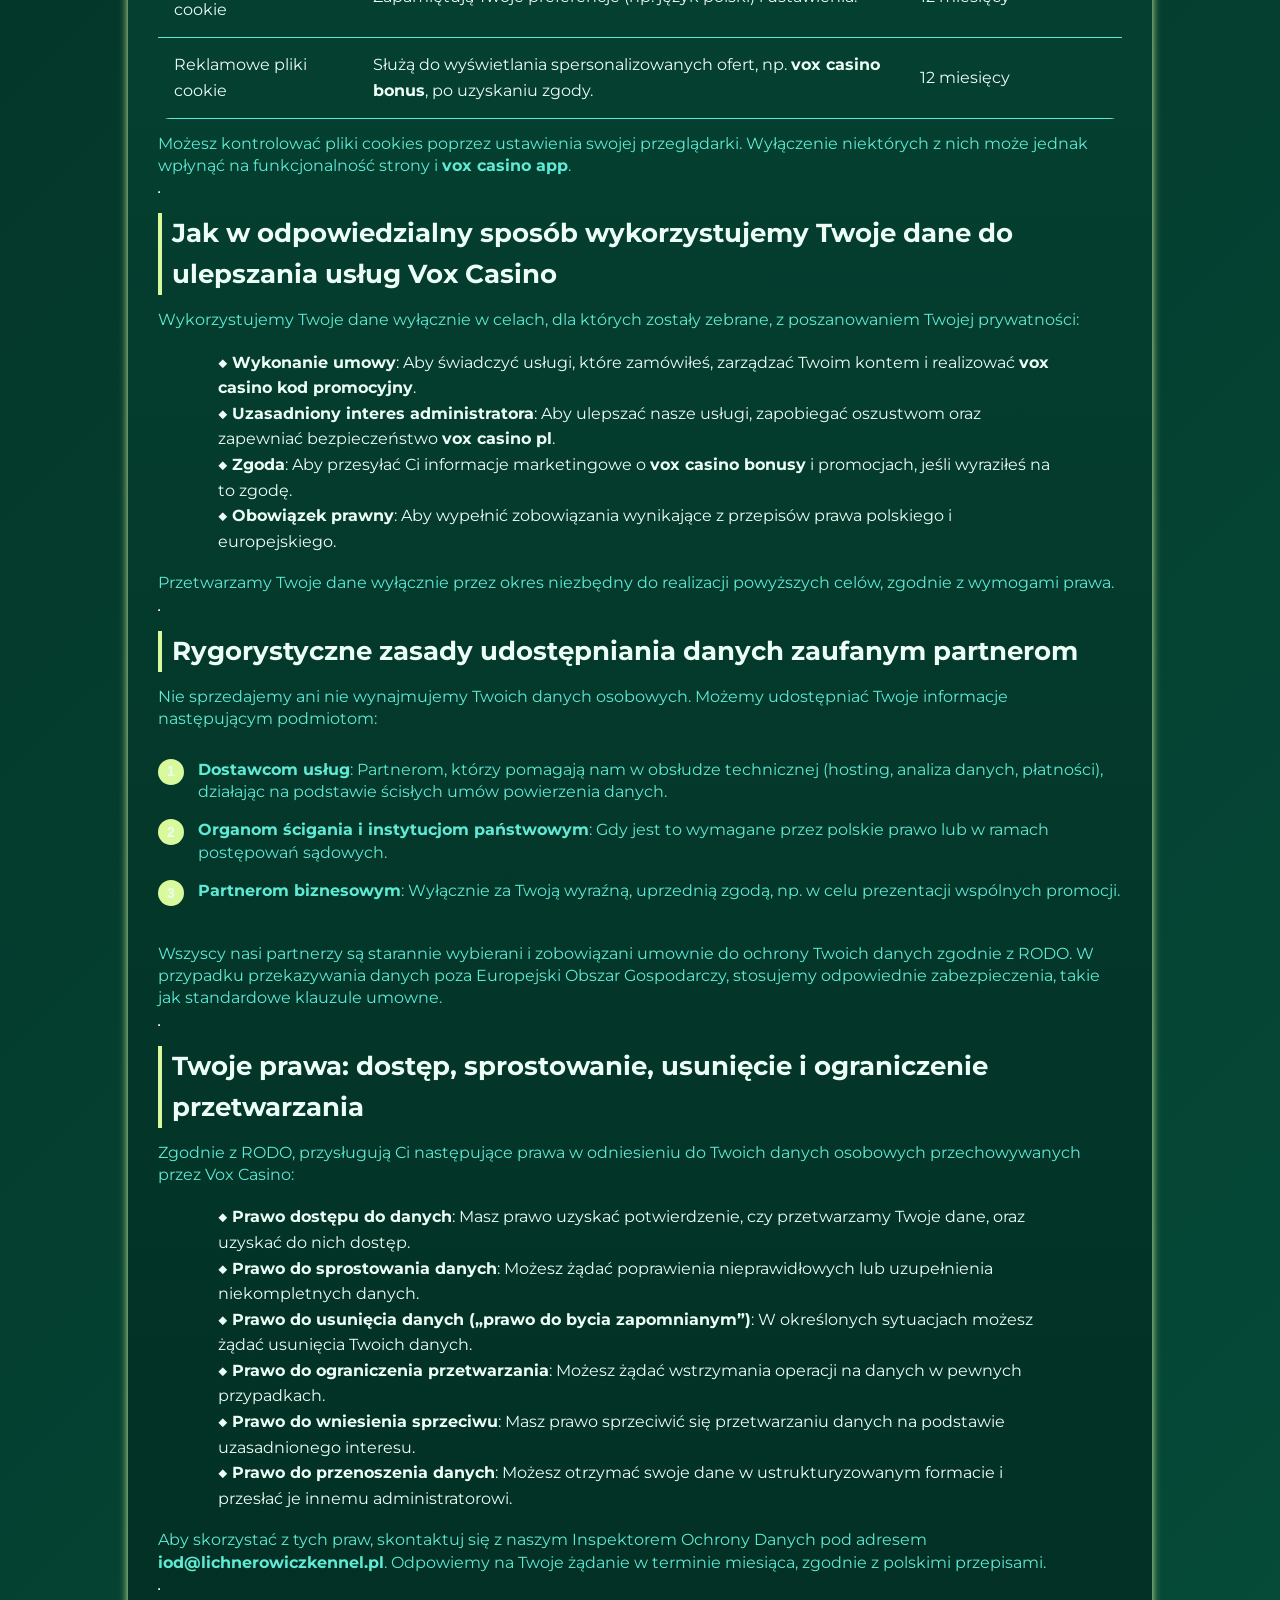
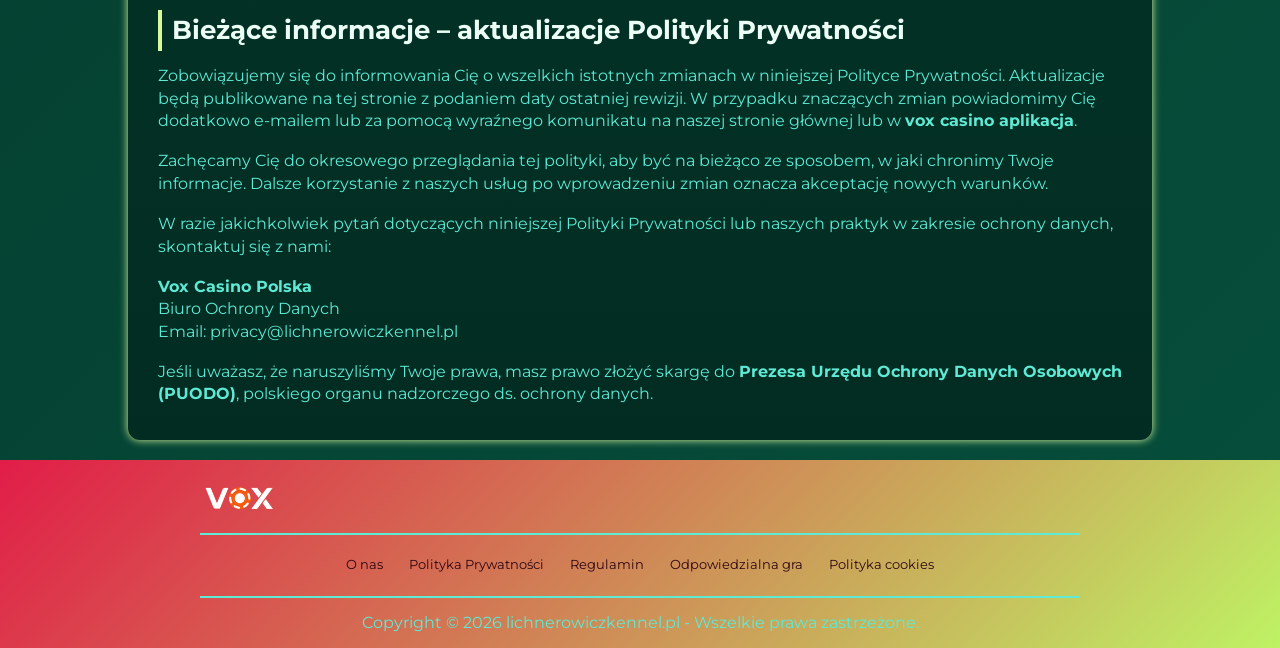
<file: privacy-policy/index.html>
<!DOCTYPE html>
<html lang="pl">

<head>
    <meta charset="UTF-8">
    <meta name="viewport" content="width=device-width, initial-scale=1.0">
    <link rel="stylesheet" href="/style.css">
    <link rel="shortcut icon" href="/favicon.ico" type="image/x-icon">
    <title>Vox Casino – Polityka Prywatności i Ochrona Danych</title>
    <meta name="description"
        content="Vox Casino gwarantuje pełną transparentność w przetwarzaniu danych. Dowiedz się, jak chronimy i wykorzystujemy Twoje informacje, aby zapewnić Ci bezpieczną i spersonalizowaną rozgrywkę w Polsce.">
    <meta name="googlebot" content="index,follow,noarchive">

    <link rel="canonical" href="https://lichnerowiczkennel.pl/privacy-policy/">

    <meta property="og:type" content="website" />
    <meta property="og:title" content="Vox Casino – Polityka Prywatności" />
    <meta property="og:description"
        content="Nasze zobowiązanie do ochrony danych i transparentności wobec graczy z Polski." />
    <meta property="og:url" content="https://lichnerowiczkennel.pl/privacy-policy/" />
    <meta property="og:site_name" content="Vox Casino Polska" />
    <meta property="og:locale" content="pl_PL" />

    <meta name="twitter:card" content="summary" />
    <meta name="twitter:title" content="Polityka Prywatności - Vox Casino" />
    <meta name="twitter:description" content="Ochrona danych i transparentność dla naszych użytkowników w Polsce." />

    <script type="application/ld+json">
        {
            "@context": "https://schema.org",
            "@type": "WebPage",
            "name": "Polityka Prywatności",
            "description": "Polityka prywatności Vox Casino dotycząca gromadzenia i przetwarzania danych osobowych graczy z Polski.",
            "url": "https://lichnerowiczkennel.pl/privacy-policy/",
            "inLanguage": "pl-PL"
        }
    </script>
</head>

<body>
    <header>
        <div class="logo-container">
            <a href="/">
                <img src="/img/logo.webp" alt="Vox Casino Polska Logo" width="100" height="80">
            </a>
            <a href="/play/" class="btn" rel="nofollow" content="noindex">GRAJ TERAZ</a>

        </div>
        <hr>
        <nav class="navigation-list">
            <a href="/">Strona główna</a>
            <a href="/about-us/">O nas</a>
            <a href="/terms-and-conditions/">Regulamin</a>
            <a href="/privacy-policy/">Polityka Prywatności</a>
            <a href="/contact/">Kontakt</a>
        </nav>
    </header>

    <main>
        <div class="container-long">
            <hr class="title-line">
            <h1>Vox Casino Polityka Prywatności – Twoje dane, jasno chronione</h1>

            <p><strong>Ostatnia aktualizacja: 5 marca 2026</strong></p>

            <p>W Vox Casino ochrona Twoich danych osobowych jest dla nas priorytetem. Niniejsza polityka prywatności ma
                na celu jasne wyjaśnienie, w jaki sposób gromadzimy, wykorzystujemy, udostępniamy i chronimy Twoje
                informacje, gdy korzystasz z naszej strony internetowej <strong>lichnerowiczkennel.pl</strong>
                skierowanej do graczy z Polski. Zobowiązujemy się do przestrzegania Rozporządzenia o Ochronie Danych
                Osobowych (RODO) oraz obowiązujących przepisów prawa polskiego.</p>

            <hr class="title-line">
            <h2>Jakie dane gromadzimy i jak wpływają one na Twoją grę w Vox Casino</h2>

            <p>Aby zapewnić Ci najlepsze doświadczenia związane z <strong>vox casino logowanie</strong>, <strong>vox
                    casino aplikacja</strong> i dostępem do <strong>vox casino bonus</strong>, możemy gromadzić
                następujące rodzaje danych:</p>

            <ul>
                <li><strong>Dane osobowe podane dobrowolnie</strong>: Podczas zakładania konta zbieramy Twoje imię,
                    nazwisko, adres e-mail, numer telefonu oraz inne informacje niezbędne do świadczenia naszych usług,
                    w tym weryfikacji przy użyciu <strong>vox casino kod promocyjny</strong>.</li>
                <li><strong>Dane nawigacyjne i techniczne</strong>: Gromadzimy informacje o Twoich interakcjach z naszą
                    stroną i <strong>vox casino app</strong>, w tym adres IP, typ przeglądarki, odwiedzane podstrony
                    oraz czas sesji. Pomaga nam to analizować <strong>vox casino opinie</strong> i ulepszać
                    funkcjonalności.</li>
                <li><strong>Dane lokalizacyjne</strong>: Za Twoją zgodą możemy zbierać informacje o Twojej lokalizacji,
                    aby dostosować ofertę do rynku polskiego (PL).</li>
                <li><strong>Informacje płatnicze</strong>: Transakcje finansowe są przetwarzane przez bezpiecznych
                    dostawców płatności (np. BLIK, przelewy24). Nie przechowujemy pełnych danych Twojej karty
                    płatniczej.</li>
            </ul>

            <p>Te dane pozwalają nam między innymi na:</p>

            <ol class="pink-circle-list">
                <li>
                    <p>Spersonalizowanie Twojego doświadczenia z <strong>vox casino pl</strong> zgodnie z Twoimi
                        preferencjami.</p>
                </li>
                <li>
                    <p>Ciągłe ulepszanie naszych usług i funkcji, w tym <strong>vox casino aplikacja</strong>.</p>
                </li>
                <li>
                    <p>Zapewnienie skutecznej i spersonalizowanej obsługi klienta.</p>
                </li>
                <li>
                    <p>Zapewnienie bezpieczeństwa Twojego konta i zapobieganie oszustwom, szczególnie przy <strong>vox
                            casino logowanie</strong>.</p>
                </li>
                <li>
                    <p>Informowanie Cię o nowościach, promocjach i dostępnych <strong>vox casino bonusy</strong> (za
                        Twoją zgodą).</p>
                </li>
            </ol>

            <hr class="title-line">
            <h2>Kluczowa rola plików cookies w personalizacji Vox Casino</h2>

            <p>Pliki cookies to małe pliki tekstowe przechowywane na Twoim urządzeniu, które poprawiają komfort
                korzystania z naszej witryny i <strong>vox casino app</strong>. Stosujemy różne rodzaje plików cookies:
            </p>

            <div class="table-wrapper">
                <table>
                    <tr>
                        <th>Rodzaj plików cookie</th>
                        <th>Cel stosowania</th>
                        <th>Okres przechowywania</th>
                    </tr>
                    <tr>
                        <td>Niezbędne pliki cookie</td>
                        <td>Umożliwiają podstawowe funkcje strony, takie jak <strong>vox casino logowanie</strong> i
                            bezpieczeństwo.</td>
                        <td>Sesja lub 12 miesięcy</td>
                    </tr>
                    <tr>
                        <td>Analityczne pliki cookie</td>
                        <td>Pozwalają nam analizować ruch na stronie i w <strong>vox casino aplikacja</strong> oraz
                            ulepszać jej działanie.</td>
                        <td>24 miesiące</td>
                    </tr>
                    <tr>
                        <td>Funkcjonalne pliki cookie</td>
                        <td>Zapamiętują Twoje preferencje (np. język polski) i ustawienia.</td>
                        <td>12 miesięcy</td>
                    </tr>
                    <tr>
                        <td>Reklamowe pliki cookie</td>
                        <td>Służą do wyświetlania spersonalizowanych ofert, np. <strong>vox casino bonus</strong>, po
                            uzyskaniu zgody.</td>
                        <td>12 miesięcy</td>
                    </tr>
                </table>
            </div>

            <p>Możesz kontrolować pliki cookies poprzez ustawienia swojej przeglądarki. Wyłączenie niektórych z nich
                może jednak wpłynąć na funkcjonalność strony i <strong>vox casino app</strong>.</p>

            <hr class="title-line">
            <h2>Jak w odpowiedzialny sposób wykorzystujemy Twoje dane do ulepszania usług Vox Casino</h2>

            <p>Wykorzystujemy Twoje dane wyłącznie w celach, dla których zostały zebrane, z poszanowaniem Twojej
                prywatności:</p>

            <ul>
                <li><strong>Wykonanie umowy</strong>: Aby świadczyć usługi, które zamówiłeś, zarządzać Twoim kontem i
                    realizować <strong>vox casino kod promocyjny</strong>.</li>
                <li><strong>Uzasadniony interes administratora</strong>: Aby ulepszać nasze usługi, zapobiegać oszustwom
                    oraz zapewniać bezpieczeństwo <strong>vox casino pl</strong>.</li>
                <li><strong>Zgoda</strong>: Aby przesyłać Ci informacje marketingowe o <strong>vox casino
                        bonusy</strong> i promocjach, jeśli wyraziłeś na to zgodę.</li>
                <li><strong>Obowiązek prawny</strong>: Aby wypełnić zobowiązania wynikające z przepisów prawa polskiego
                    i europejskiego.</li>
            </ul>

            <p>Przetwarzamy Twoje dane wyłącznie przez okres niezbędny do realizacji powyższych celów, zgodnie z
                wymogami prawa.</p>

            <hr class="title-line">
            <h2>Rygorystyczne zasady udostępniania danych zaufanym partnerom</h2>

            <p>Nie sprzedajemy ani nie wynajmujemy Twoich danych osobowych. Możemy udostępniać Twoje informacje
                następującym podmiotom:</p>

            <ol class="pink-circle-list">
                <li>
                    <p><strong>Dostawcom usług</strong>: Partnerom, którzy pomagają nam w obsłudze technicznej (hosting,
                        analiza danych, płatności), działając na podstawie ścisłych umów powierzenia danych.</p>
                </li>
                <li>
                    <p><strong>Organom ścigania i instytucjom państwowym</strong>: Gdy jest to wymagane przez polskie
                        prawo lub w ramach postępowań sądowych.</p>
                </li>
                <li>
                    <p><strong>Partnerom biznesowym</strong>: Wyłącznie za Twoją wyraźną, uprzednią zgodą, np. w celu
                        prezentacji wspólnych promocji.</p>
                </li>
            </ol>

            <p>Wszyscy nasi partnerzy są starannie wybierani i zobowiązani umownie do ochrony Twoich danych zgodnie z
                RODO. W przypadku przekazywania danych poza Europejski Obszar Gospodarczy, stosujemy odpowiednie
                zabezpieczenia, takie jak standardowe klauzule umowne.</p>

            <hr class="title-line">
            <h2>Twoje prawa: dostęp, sprostowanie, usunięcie i ograniczenie przetwarzania</h2>

            <p>Zgodnie z RODO, przysługują Ci następujące prawa w odniesieniu do Twoich danych osobowych przechowywanych
                przez Vox Casino:</p>

            <ul>
                <li><strong>Prawo dostępu do danych</strong>: Masz prawo uzyskać potwierdzenie, czy przetwarzamy Twoje
                    dane, oraz uzyskać do nich dostęp.</li>
                <li><strong>Prawo do sprostowania danych</strong>: Możesz żądać poprawienia nieprawidłowych lub
                    uzupełnienia niekompletnych danych.</li>
                <li><strong>Prawo do usunięcia danych („prawo do bycia zapomnianym”)</strong>: W określonych sytuacjach
                    możesz żądać usunięcia Twoich danych.</li>
                <li><strong>Prawo do ograniczenia przetwarzania</strong>: Możesz żądać wstrzymania operacji na danych w
                    pewnych przypadkach.</li>
                <li><strong>Prawo do wniesienia sprzeciwu</strong>: Masz prawo sprzeciwić się przetwarzaniu danych na
                    podstawie uzasadnionego interesu.</li>
                <li><strong>Prawo do przenoszenia danych</strong>: Możesz otrzymać swoje dane w ustrukturyzowanym
                    formacie i przesłać je innemu administratorowi.</li>
            </ul>

            <p>Aby skorzystać z tych praw, skontaktuj się z naszym Inspektorem Ochrony Danych pod adresem
                <strong>iod@lichnerowiczkennel.pl</strong>. Odpowiemy na Twoje żądanie w terminie miesiąca, zgodnie z
                polskimi przepisami.
            </p>

            <hr class="title-line">
            <h2>Bieżące informacje – aktualizacje Polityki Prywatności</h2>

            <p>Zobowiązujemy się do informowania Cię o wszelkich istotnych zmianach w niniejszej Polityce Prywatności.
                Aktualizacje będą publikowane na tej stronie z podaniem daty ostatniej rewizji. W przypadku znaczących
                zmian powiadomimy Cię dodatkowo e-mailem lub za pomocą wyraźnego komunikatu na naszej stronie głównej
                lub w <strong>vox casino aplikacja</strong>.</p>

            <p>Zachęcamy Cię do okresowego przeglądania tej polityki, aby być na bieżąco ze sposobem, w jaki chronimy
                Twoje informacje. Dalsze korzystanie z naszych usług po wprowadzeniu zmian oznacza akceptację nowych
                warunków.</p>

            <p>W razie jakichkolwiek pytań dotyczących niniejszej Polityki Prywatności lub naszych praktyk w zakresie
                ochrony danych, skontaktuj się z nami:</p>

            <p><strong>Vox Casino Polska</strong><br>
                Biuro Ochrony Danych<br>
                Email: privacy@lichnerowiczkennel.pl</p>

            <p>Jeśli uważasz, że naruszyliśmy Twoje prawa, masz prawo złożyć skargę do <strong>Prezesa Urzędu Ochrony
                    Danych Osobowych (PUODO)</strong>, polskiego organu nadzorczego ds. ochrony danych.</p>
        </div>
    </main>

    <footer>
        <a href="/">
            <img src="/img/logo.webp" alt="Vox Casino Polska" width="80" height="80">
        </a>
        <hr class="faq-hr">
        <div class="flex-wrapper">
            <a href="/about-us/">O nas</a>
            <a href="/privacy-policy/">Polityka Prywatności</a>
            <a href="/terms-and-conditions/">Regulamin</a>
            <a href="/responsible-gambling/">Odpowiedzialna gra</a>
            <a href="/cookie-policy/">Polityka cookies</a>
        </div>
        <hr class="faq-hr">
        <p>
            Copyright © 2026 lichnerowiczkennel.pl - Wszelkie prawa zastrzeżone.
        </p>
    </footer>
</body>

</html>
</file>
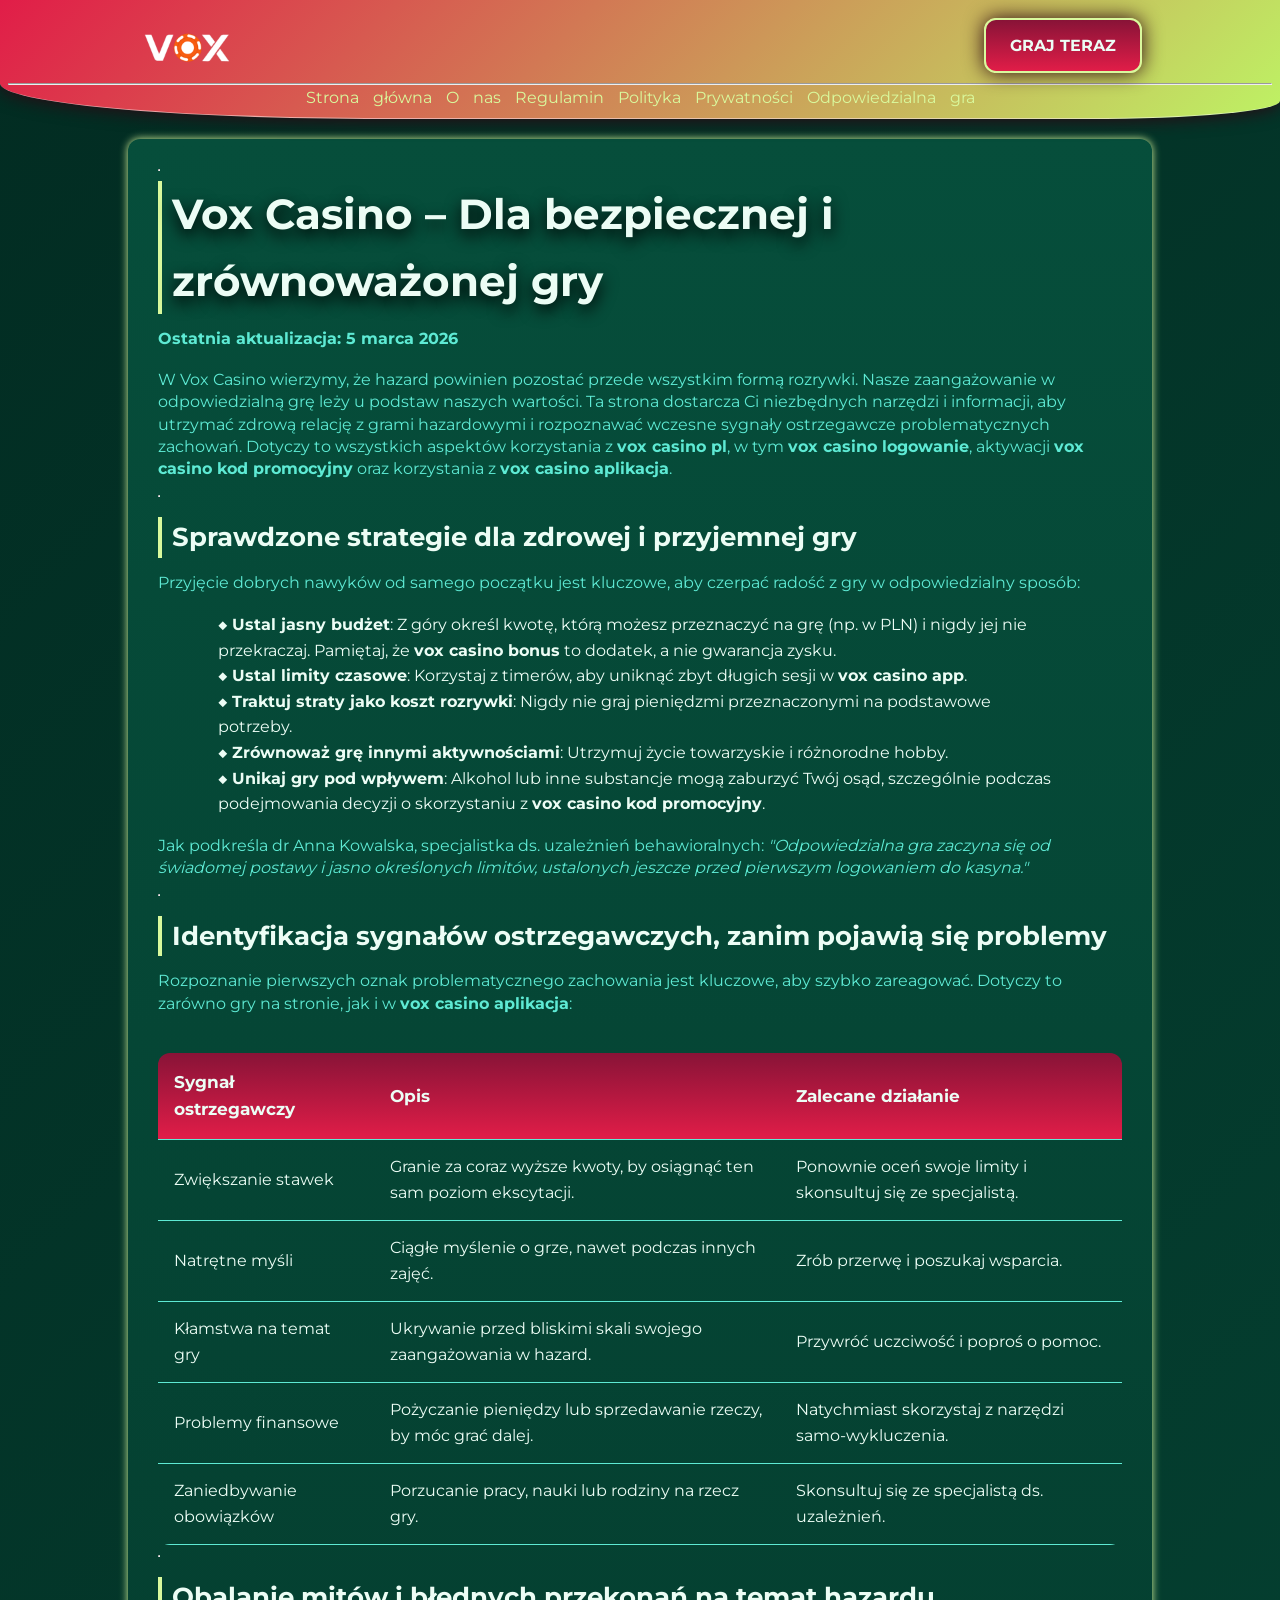
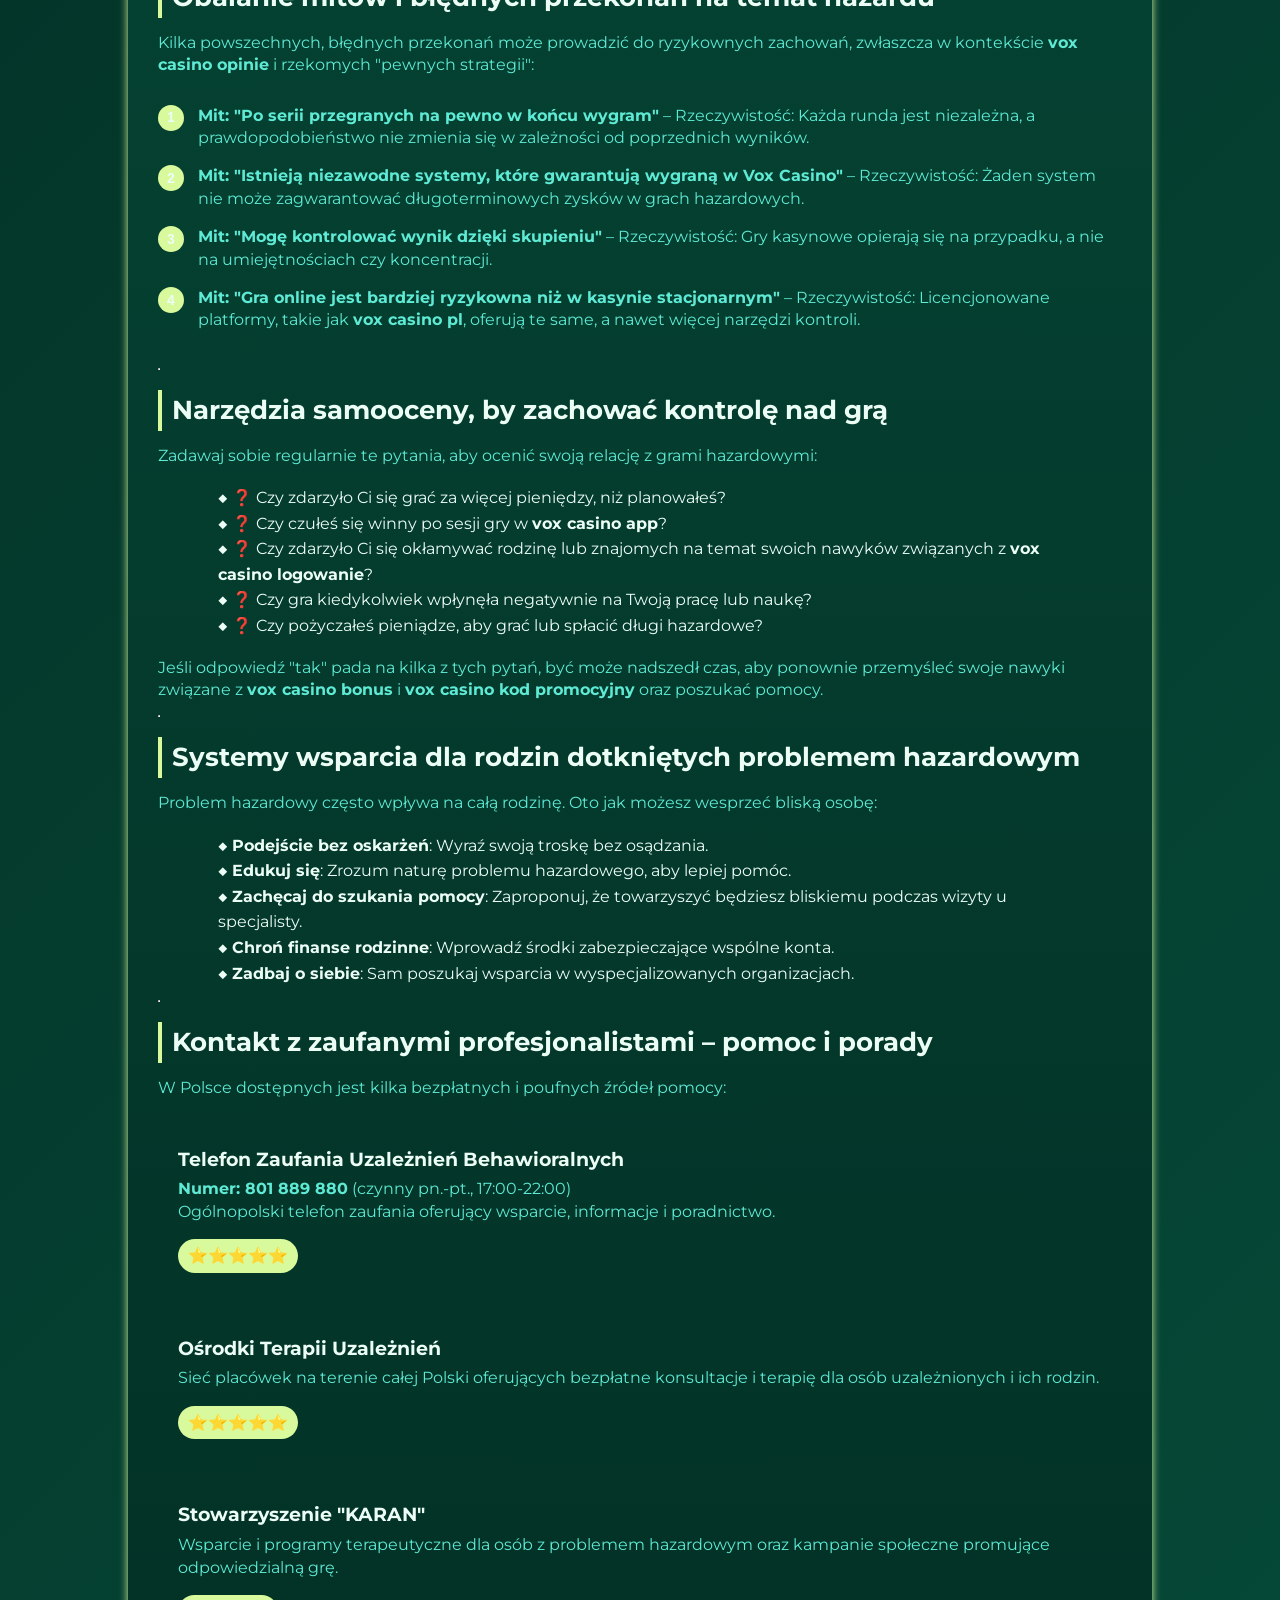
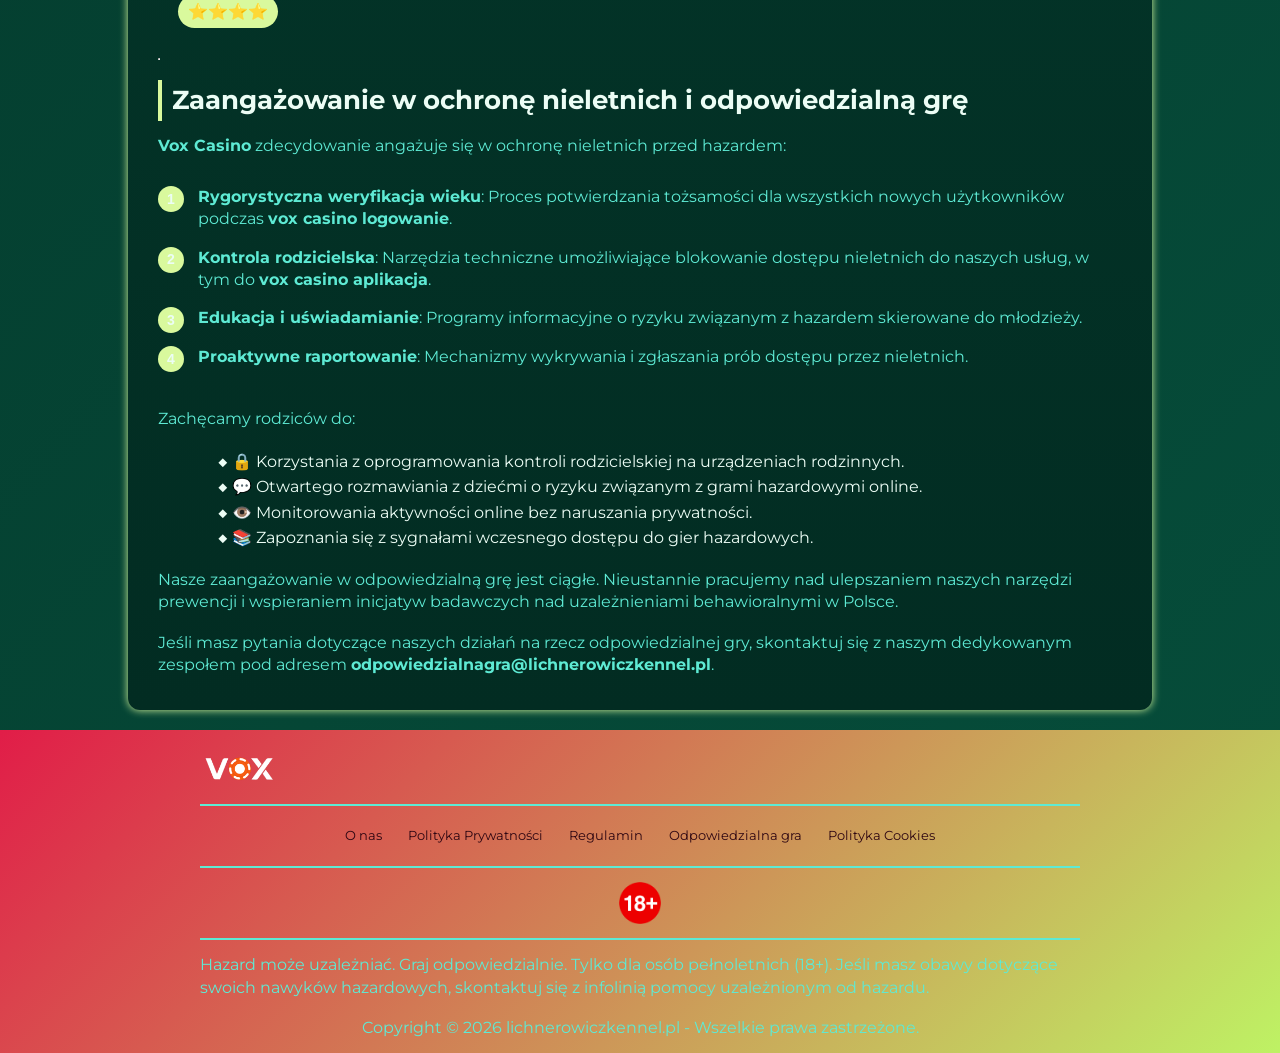
<file: responsible-gambling/index.html>
<!DOCTYPE html>
<html lang="pl">

<head>
    <meta charset="UTF-8">
    <meta name="viewport" content="width=device-width, initial-scale=1.0">
    <link rel="stylesheet" href="/style.css">
    <link rel="shortcut icon" href="/favicon.ico" type="image/x-icon">
    <title>Odpowiedzialna Gra w Vox Casino</title>
    <meta name="description"
        content="Vox Casino pomaga Ci grać odpowiedzialnie i zachować kontrolę. Naucz się rozpoznawać ryzykowne zachowania, korzystaj z narzędzi samokontroli i znajdź profesjonalną pomoc dla bezpiecznej gry.">
    <meta name="googlebot" content="index,follow,noarchive">

    <link rel="canonical" href="https://lichnerowiczkennel.pl/responsible-gambling/">

    <meta property="og:type" content="website" />
    <meta property="og:title" content="Odpowiedzialna Gra w Vox Casino" />
    <meta property="og:description"
        content="Nasze zobowiązanie do bezpiecznej i zrównoważonej gry dla użytkowników w Polsce." />
    <meta property="og:url" content="https://lichnerowiczkennel.pl/responsible-gambling/" />
    <meta property="og:site_name" content="Vox Casino Polska" />
    <meta property="og:locale" content="pl_PL" />

    <meta name="twitter:card" content="summary" />
    <meta name="twitter:title" content="Odpowiedzialna Gra - Vox Casino" />
    <meta name="twitter:description" content="Strategie i narzędzia dla odpowiedzialnej gry w Polsce." />

    <script type="application/ld+json">
        {
            "@context": "https://schema.org",
            "@type": "WebPage",
            "name": "Odpowiedzialna Gra",
            "description": "Kompletny przewodnik po odpowiedzialnej grze hazardowej w Polsce.",
            "url": "https://lichnerowiczkennel.pl/responsible-gambling/",
            "inLanguage": "pl-PL"
        }
    </script>
</head>

<body>
    <header>
        <div class="logo-container">
            <a href="/">
                <img src="/img/logo.webp" alt="Vox Casino Polska Logo" width="100" height="80">
            </a>
            <a href="/play/" class="btn" rel="nofollow" content="noindex">GRAJ TERAZ</a>

        </div>
        <hr>
        <nav class="navigation-list">
            <a href="/">Strona główna</a>
            <a href="/about-us/">O nas</a>
            <a href="/terms-and-conditions/">Regulamin</a>
            <a href="/privacy-policy/">Polityka Prywatności</a>
            <a href="/responsible-gambling/">Odpowiedzialna gra</a>
        </nav>
    </header>

    <main>
        <div class="container-long">
            <hr class="title-line">
            <h1>Vox Casino – Dla bezpiecznej i zrównoważonej gry</h1>

            <p><strong>Ostatnia aktualizacja: 5 marca 2026</strong></p>

            <p>W Vox Casino wierzymy, że hazard powinien pozostać przede wszystkim formą rozrywki. Nasze zaangażowanie w
                odpowiedzialną grę leży u podstaw naszych wartości. Ta strona dostarcza Ci niezbędnych narzędzi i
                informacji, aby utrzymać zdrową relację z grami hazardowymi i rozpoznawać wczesne sygnały ostrzegawcze
                problematycznych zachowań. Dotyczy to wszystkich aspektów korzystania z <strong>vox casino pl</strong>,
                w tym <strong>vox casino logowanie</strong>, aktywacji <strong>vox casino kod promocyjny</strong> oraz
                korzystania z <strong>vox casino aplikacja</strong>.</p>

            <hr class="title-line">
            <h2>Sprawdzone strategie dla zdrowej i przyjemnej gry</h2>

            <p>Przyjęcie dobrych nawyków od samego początku jest kluczowe, aby czerpać radość z gry w odpowiedzialny
                sposób:</p>

            <ul>
                <li><strong>Ustal jasny budżet</strong>: Z góry określ kwotę, którą możesz przeznaczyć na grę (np. w
                    PLN) i nigdy jej nie przekraczaj. Pamiętaj, że <strong>vox casino bonus</strong> to dodatek, a nie
                    gwarancja zysku.</li>
                <li><strong>Ustal limity czasowe</strong>: Korzystaj z timerów, aby uniknąć zbyt długich sesji w
                    <strong>vox casino app</strong>.
                </li>
                <li><strong>Traktuj straty jako koszt rozrywki</strong>: Nigdy nie graj pieniędzmi przeznaczonymi na
                    podstawowe potrzeby.</li>
                <li><strong>Zrównoważ grę innymi aktywnościami</strong>: Utrzymuj życie towarzyskie i różnorodne hobby.
                </li>
                <li><strong>Unikaj gry pod wpływem</strong>: Alkohol lub inne substancje mogą zaburzyć Twój osąd,
                    szczególnie podczas podejmowania decyzji o skorzystaniu z <strong>vox casino kod
                        promocyjny</strong>.</li>
            </ul>

            <p>Jak podkreśla dr Anna Kowalska, specjalistka ds. uzależnień behawioralnych: <em>"Odpowiedzialna gra
                    zaczyna się od świadomej postawy i jasno określonych limitów, ustalonych jeszcze przed pierwszym
                    logowaniem do kasyna."</em></p>

            <hr class="title-line">
            <h2>Identyfikacja sygnałów ostrzegawczych, zanim pojawią się problemy</h2>

            <p>Rozpoznanie pierwszych oznak problematycznego zachowania jest kluczowe, aby szybko zareagować. Dotyczy to
                zarówno gry na stronie, jak i w <strong>vox casino aplikacja</strong>:</p>

            <div class="table-wrapper">
                <table>
                    <tr>
                        <th>Sygnał ostrzegawczy</th>
                        <th>Opis</th>
                        <th>Zalecane działanie</th>
                    </tr>
                    <tr>
                        <td>Zwiększanie stawek</td>
                        <td>Granie za coraz wyższe kwoty, by osiągnąć ten sam poziom ekscytacji.</td>
                        <td>Ponownie oceń swoje limity i skonsultuj się ze specjalistą.</td>
                    </tr>
                    <tr>
                        <td>Natrętne myśli</td>
                        <td>Ciągłe myślenie o grze, nawet podczas innych zajęć.</td>
                        <td>Zrób przerwę i poszukaj wsparcia.</td>
                    </tr>
                    <tr>
                        <td>Kłamstwa na temat gry</td>
                        <td>Ukrywanie przed bliskimi skali swojego zaangażowania w hazard.</td>
                        <td>Przywróć uczciwość i poproś o pomoc.</td>
                    </tr>
                    <tr>
                        <td>Problemy finansowe</td>
                        <td>Pożyczanie pieniędzy lub sprzedawanie rzeczy, by móc grać dalej.</td>
                        <td>Natychmiast skorzystaj z narzędzi samo-wykluczenia.</td>
                    </tr>
                    <tr>
                        <td>Zaniedbywanie obowiązków</td>
                        <td>Porzucanie pracy, nauki lub rodziny na rzecz gry.</td>
                        <td>Skonsultuj się ze specjalistą ds. uzależnień.</td>
                    </tr>
                </table>
            </div>

            <hr class="title-line">
            <h2>Obalanie mitów i błędnych przekonań na temat hazardu</h2>

            <p>Kilka powszechnych, błędnych przekonań może prowadzić do ryzykownych zachowań, zwłaszcza w kontekście
                <strong>vox casino opinie</strong> i rzekomych "pewnych strategii":
            </p>

            <ol class="pink-circle-list">
                <li>
                    <p><strong>Mit: "Po serii przegranych na pewno w końcu wygram"</strong> – Rzeczywistość: Każda runda
                        jest niezależna, a prawdopodobieństwo nie zmienia się w zależności od poprzednich wyników.</p>
                </li>
                <li>
                    <p><strong>Mit: "Istnieją niezawodne systemy, które gwarantują wygraną w Vox Casino"</strong> –
                        Rzeczywistość: Żaden system nie może zagwarantować długoterminowych zysków w grach hazardowych.
                    </p>
                </li>
                <li>
                    <p><strong>Mit: "Mogę kontrolować wynik dzięki skupieniu"</strong> – Rzeczywistość: Gry kasynowe
                        opierają się na przypadku, a nie na umiejętnościach czy koncentracji.</p>
                </li>
                <li>
                    <p><strong>Mit: "Gra online jest bardziej ryzykowna niż w kasynie stacjonarnym"</strong> –
                        Rzeczywistość: Licencjonowane platformy, takie jak <strong>vox casino pl</strong>, oferują te
                        same, a nawet więcej narzędzi kontroli.</p>
                </li>
            </ol>

            <hr class="title-line">
            <h2>Narzędzia samooceny, by zachować kontrolę nad grą</h2>

            <p>Zadawaj sobie regularnie te pytania, aby ocenić swoją relację z grami hazardowymi:</p>

            <ul>
                <li>❓ Czy zdarzyło Ci się grać za więcej pieniędzy, niż planowałeś?</li>
                <li>❓ Czy czułeś się winny po sesji gry w <strong>vox casino app</strong>?</li>
                <li>❓ Czy zdarzyło Ci się okłamywać rodzinę lub znajomych na temat swoich nawyków związanych z
                    <strong>vox casino logowanie</strong>?
                </li>
                <li>❓ Czy gra kiedykolwiek wpłynęła negatywnie na Twoją pracę lub naukę?</li>
                <li>❓ Czy pożyczałeś pieniądze, aby grać lub spłacić długi hazardowe?</li>
            </ul>

            <p>Jeśli odpowiedź "tak" pada na kilka z tych pytań, być może nadszedł czas, aby ponownie przemyśleć swoje
                nawyki związane z <strong>vox casino bonus</strong> i <strong>vox casino kod promocyjny</strong> oraz
                poszukać pomocy.</p>

            <hr class="title-line">
            <h2>Systemy wsparcia dla rodzin dotkniętych problemem hazardowym</h2>

            <p>Problem hazardowy często wpływa na całą rodzinę. Oto jak możesz wesprzeć bliską osobę:</p>

            <ul>
                <li><strong>Podejście bez oskarżeń</strong>: Wyraź swoją troskę bez osądzania.</li>
                <li><strong>Edukuj się</strong>: Zrozum naturę problemu hazardowego, aby lepiej pomóc.</li>
                <li><strong>Zachęcaj do szukania pomocy</strong>: Zaproponuj, że towarzyszyć będziesz bliskiemu podczas
                    wizyty u specjalisty.</li>
                <li><strong>Chroń finanse rodzinne</strong>: Wprowadź środki zabezpieczające wspólne konta.</li>
                <li><strong>Zadbaj o siebie</strong>: Sam poszukaj wsparcia w wyspecjalizowanych organizacjach.</li>
            </ul>

            <hr class="title-line">
            <h2>Kontakt z zaufanymi profesjonalistami – pomoc i porady</h2>

            <p>W Polsce dostępnych jest kilka bezpłatnych i poufnych źródeł pomocy:</p>

            <div class="casino-card">
                <div class="casino-center">
                    <div class="casino-code">
                        <h3>Telefon Zaufania Uzależnień Behawioralnych</h3>
                        <p><strong>Numer: 801 889 880</strong> (czynny pn.-pt., 17:00-22:00)<br>
                            Ogólnopolski telefon zaufania oferujący wsparcie, informacje i poradnictwo.</p>
                        <div class="casino-rating"><span class="star">⭐⭐⭐⭐⭐</span></div>
                    </div>
                </div>
            </div>

            <div class="casino-card">
                <div class="casino-center">
                    <div class="casino-code">
                        <h3>Ośrodki Terapii Uzależnień</h3>
                        <p>Sieć placówek na terenie całej Polski oferujących bezpłatne konsultacje i terapię dla osób
                            uzależnionych i ich rodzin.</p>
                        <div class="casino-rating"><span class="star">⭐⭐⭐⭐⭐</span></div>
                    </div>
                </div>
            </div>

            <div class="casino-card">
                <div class="casino-center">
                    <div class="casino-code">
                        <h3>Stowarzyszenie "KARAN"</h3>
                        <p>Wsparcie i programy terapeutyczne dla osób z problemem hazardowym oraz kampanie społeczne
                            promujące odpowiedzialną grę.</p>
                        <div class="casino-rating"><span class="star">⭐⭐⭐⭐</span></div>
                    </div>
                </div>
            </div>

            <hr class="title-line">
            <h2>Zaangażowanie w ochronę nieletnich i odpowiedzialną grę</h2>

            <p><strong>Vox Casino</strong> zdecydowanie angażuje się w ochronę nieletnich przed hazardem:</p>

            <ol class="pink-circle-list">
                <li>
                    <p><strong>Rygorystyczna weryfikacja wieku</strong>: Proces potwierdzania tożsamości dla wszystkich
                        nowych użytkowników podczas <strong>vox casino logowanie</strong>.</p>
                </li>
                <li>
                    <p><strong>Kontrola rodzicielska</strong>: Narzędzia techniczne umożliwiające blokowanie dostępu
                        nieletnich do naszych usług, w tym do <strong>vox casino aplikacja</strong>.</p>
                </li>
                <li>
                    <p><strong>Edukacja i uświadamianie</strong>: Programy informacyjne o ryzyku związanym z hazardem
                        skierowane do młodzieży.</p>
                </li>
                <li>
                    <p><strong>Proaktywne raportowanie</strong>: Mechanizmy wykrywania i zgłaszania prób dostępu przez
                        nieletnich.</p>
                </li>
            </ol>

            <p>Zachęcamy rodziców do:</p>

            <ul>
                <li>🔒 Korzystania z oprogramowania kontroli rodzicielskiej na urządzeniach rodzinnych.</li>
                <li>💬 Otwartego rozmawiania z dziećmi o ryzyku związanym z grami hazardowymi online.</li>
                <li>👁️ Monitorowania aktywności online bez naruszania prywatności.</li>
                <li>📚 Zapoznania się z sygnałami wczesnego dostępu do gier hazardowych.</li>
            </ul>

            <p>Nasze zaangażowanie w odpowiedzialną grę jest ciągłe. Nieustannie pracujemy nad ulepszaniem naszych
                narzędzi prewencji i wspieraniem inicjatyw badawczych nad uzależnieniami behawioralnymi w Polsce.</p>

            <p>Jeśli masz pytania dotyczące naszych działań na rzecz odpowiedzialnej gry, skontaktuj się z naszym
                dedykowanym zespołem pod adresem <strong>odpowiedzialnagra@lichnerowiczkennel.pl</strong>.</p>
        </div>
    </main>

    <footer>
        <a href="/">
            <img src="/img/logo.webp" alt="Vox Casino Polska" width="80" height="80">
        </a>
        <hr class="faq-hr">
        <div class="flex-wrapper">
            <a href="/about-us/">O nas</a>
            <a href="/privacy-policy/">Polityka Prywatności</a>
            <a href="/terms-and-conditions/">Regulamin</a>
            <a href="/responsible-gambling/">Odpowiedzialna gra</a>
            <a href="/cookie-policy/">Polityka Cookies</a>
        </div>
        <hr class="faq-hr">
        <img src="/img/18-icon.webp" alt="18+ Ikona" width="50" height="50">
        <hr class="faq-hr">
        <p>
            Hazard może uzależniać. Graj odpowiedzialnie. Tylko dla osób pełnoletnich (18+). Jeśli masz obawy dotyczące
            swoich nawyków hazardowych, skontaktuj się z infolinią pomocy uzależnionym od hazardu.
        </p>
        <p>
            Copyright © 2026 lichnerowiczkennel.pl - Wszelkie prawa zastrzeżone.
        </p>
    </footer>
</body>

</html>
</file>
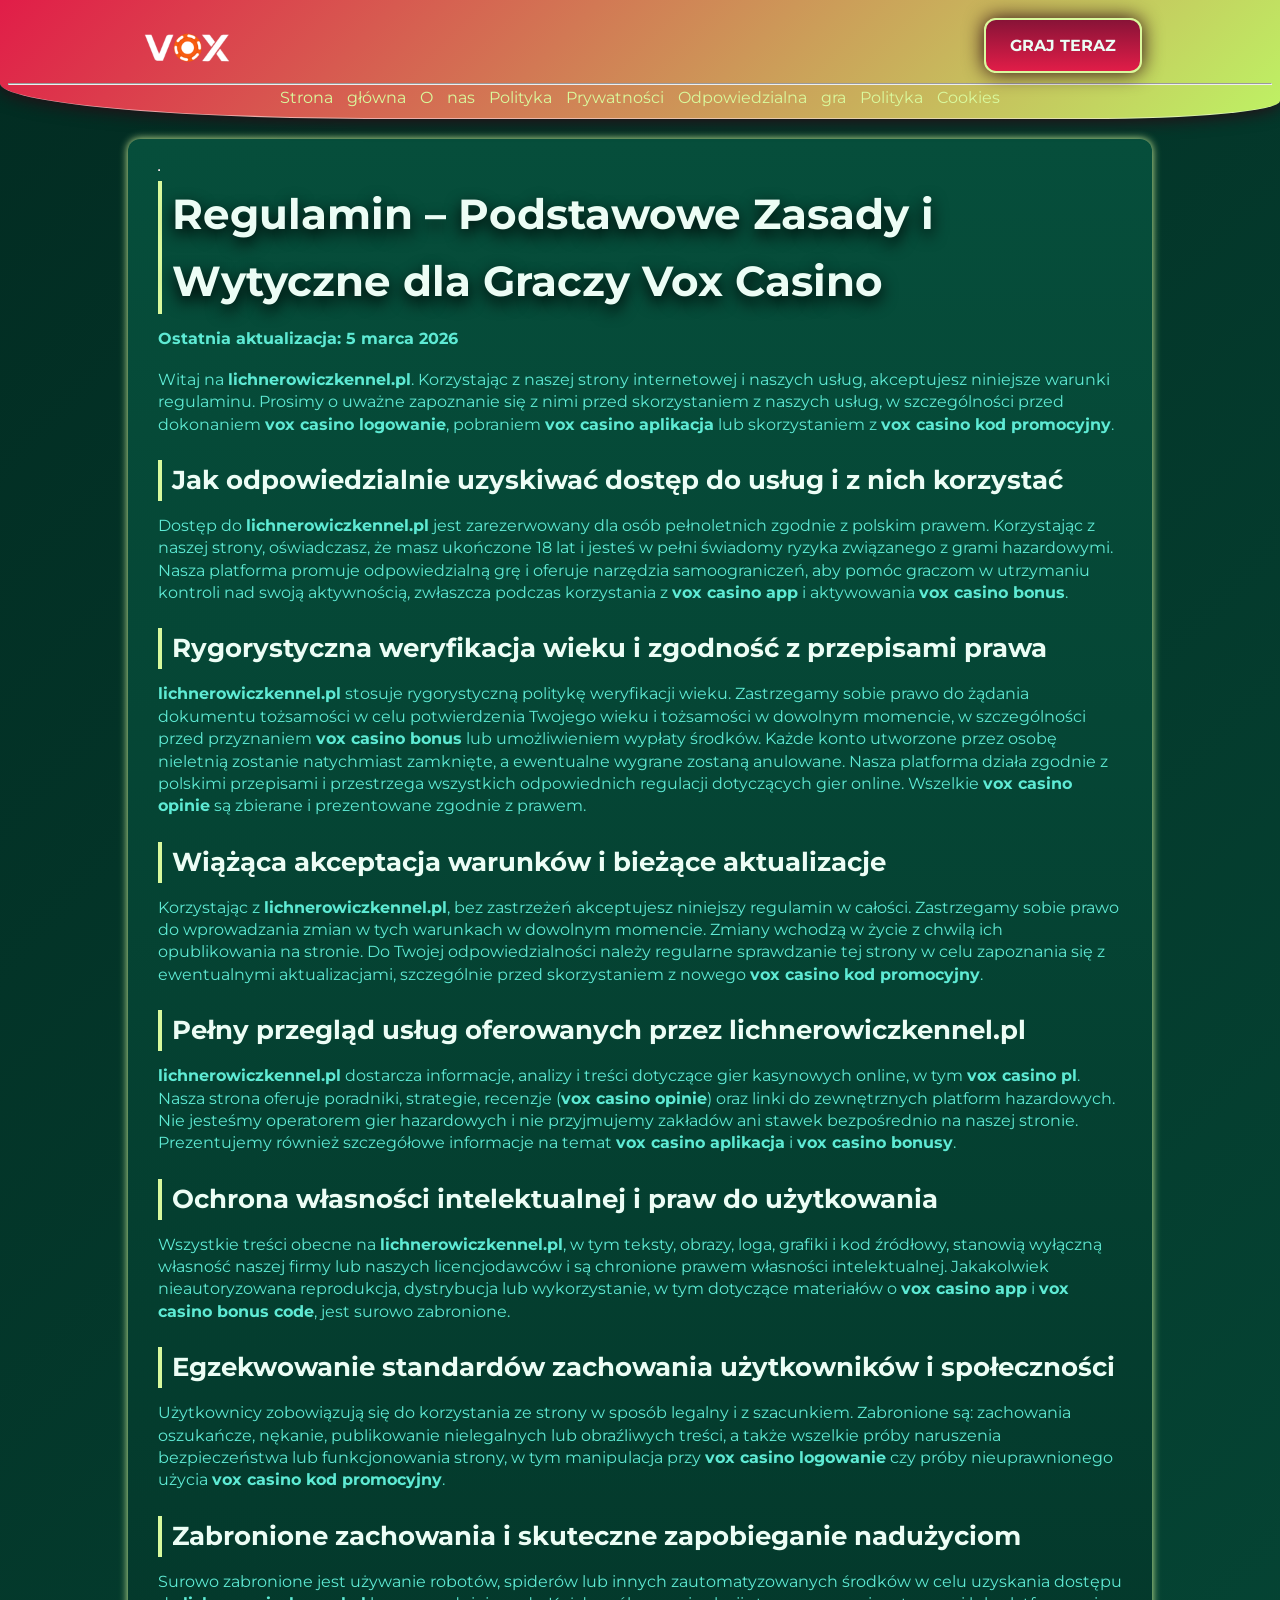
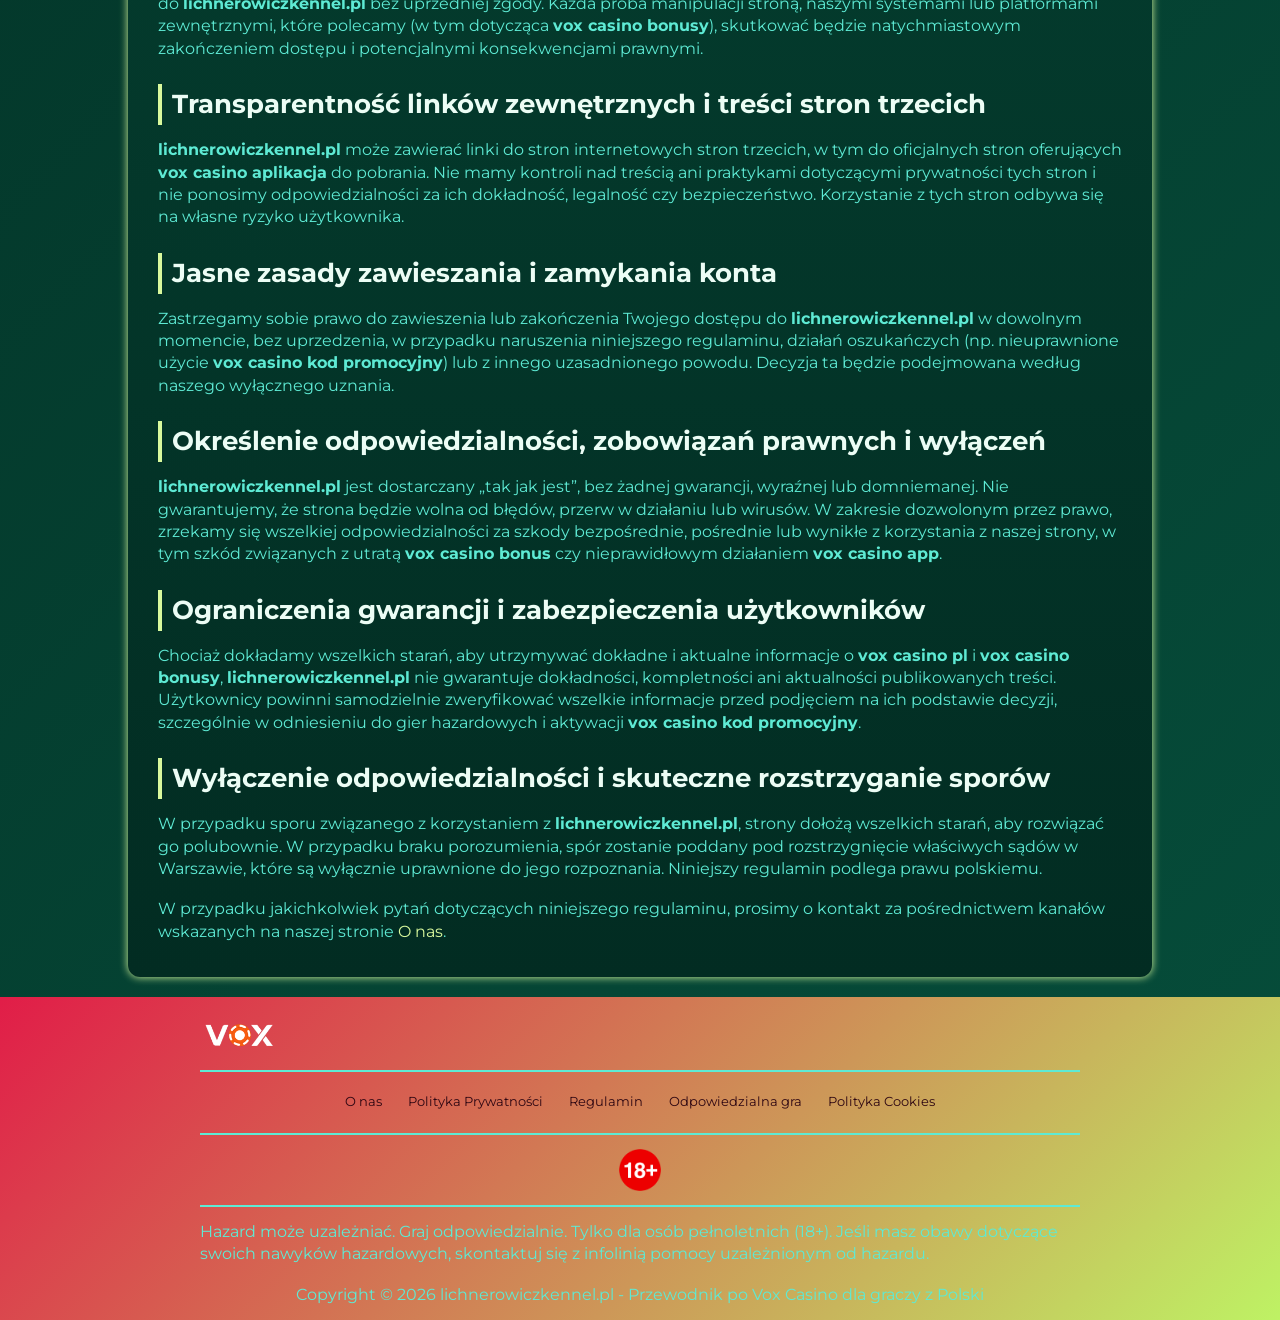
<file: terms-and-conditions/index.html>
<!DOCTYPE html>
<html lang="pl">

<head>
    <meta charset="UTF-8">
    <meta name="viewport" content="width=device-width, initial-scale=1.0">
    <link rel="stylesheet" href="/style.css">
    <link rel="shortcut icon" href="/favicon.ico" type="image/x-icon">
    <title>Regulamin – Umowa Użytkownika i Odpowiedzialność Graczy</title>
    <meta name="description"
        content="Korzystając z lichnerowiczkennel.pl, akceptujesz jasne warunki zaprojektowane w celu ochrony Twoich praw i zapewnienia bezpiecznej, przejrzystej i uczciwej rozgrywki.">
    <meta name="googlebot" content="index,follow,noarchive">

    <link rel="canonical" href="https://lichnerowiczkennel.pl/terms-and-conditions/">

    <meta property="og:type" content="website" />
    <meta property="og:title" content="Regulamin – Umowa Użytkownika i Odpowiedzialność Graczy" />
    <meta property="og:description" content="Regulamin - podstawowe zasady i wytyczne dla graczy Vox Casino." />
    <meta property="og:url" content="https://lichnerowiczkennel.pl/terms-and-conditions/" />
    <meta property="og:site_name" content="Vox Casino Polska" />
    <meta property="og:locale" content="pl_PL" />

    <meta name="twitter:card" content="summary" />
    <meta name="twitter:title" content="Regulamin - Vox Casino Polska" />
    <meta name="twitter:description" content="Regulamin - podstawowe zasady i wytyczne dla graczy Vox Casino." />
</head>

<body>
    <header>
        <div class="logo-container">
            <a href="/">
                <img src="/img/logo.webp" alt="Vox Casino Polska Logo" width="100" height="80">
            </a>
            <a href="/play/" class="btn" rel="nofollow" content="noindex">GRAJ TERAZ</a>

        </div>
        <hr>
        <nav class="navigation-list">
            <a href="/">Strona główna</a>
            <a href="/about-us/">O nas</a>
            <a href="/privacy-policy/">Polityka Prywatności</a>
            <a href="/responsible-gambling/">Odpowiedzialna gra</a>
            <a href="/cookie-policy/">Polityka Cookies</a>
        </nav>
    </header>

    <main>
        <div class="container-long">
            <hr class="title-line">
            <h1>Regulamin – Podstawowe Zasady i Wytyczne dla Graczy Vox Casino</h1>

            <p><strong>Ostatnia aktualizacja: 5 marca 2026</strong></p>

            <p>Witaj na <strong>lichnerowiczkennel.pl</strong>. Korzystając z naszej strony internetowej i naszych
                usług, akceptujesz niniejsze warunki regulaminu. Prosimy o uważne zapoznanie się z nimi przed
                skorzystaniem z naszych usług, w szczególności przed dokonaniem <strong>vox casino logowanie</strong>,
                pobraniem <strong>vox casino aplikacja</strong> lub skorzystaniem z <strong>vox casino kod
                    promocyjny</strong>.</p>

            <h2>Jak odpowiedzialnie uzyskiwać dostęp do usług i z nich korzystać</h2>
            <p>Dostęp do <strong>lichnerowiczkennel.pl</strong> jest zarezerwowany dla osób pełnoletnich zgodnie z
                polskim prawem. Korzystając z naszej strony, oświadczasz, że masz ukończone 18 lat i jesteś w pełni
                świadomy ryzyka związanego z grami hazardowymi. Nasza platforma promuje odpowiedzialną grę i oferuje
                narzędzia samoograniczeń, aby pomóc graczom w utrzymaniu kontroli nad swoją aktywnością, zwłaszcza
                podczas korzystania z <strong>vox casino app</strong> i aktywowania <strong>vox casino bonus</strong>.
            </p>

            <h2>Rygorystyczna weryfikacja wieku i zgodność z przepisami prawa</h2>
            <p><strong>lichnerowiczkennel.pl</strong> stosuje rygorystyczną politykę weryfikacji wieku. Zastrzegamy
                sobie prawo do żądania dokumentu tożsamości w celu potwierdzenia Twojego wieku i tożsamości w dowolnym
                momencie, w szczególności przed przyznaniem <strong>vox casino bonus</strong> lub umożliwieniem wypłaty
                środków. Każde konto utworzone przez osobę nieletnią zostanie natychmiast zamknięte, a ewentualne
                wygrane zostaną anulowane. Nasza platforma działa zgodnie z polskimi przepisami i przestrzega wszystkich
                odpowiednich regulacji dotyczących gier online. Wszelkie <strong>vox casino opinie</strong> są zbierane
                i prezentowane zgodnie z prawem.</p>

            <h2>Wiążąca akceptacja warunków i bieżące aktualizacje</h2>
            <p>Korzystając z <strong>lichnerowiczkennel.pl</strong>, bez zastrzeżeń akceptujesz niniejszy regulamin w
                całości. Zastrzegamy sobie prawo do wprowadzania zmian w tych warunkach w dowolnym momencie. Zmiany
                wchodzą w życie z chwilą ich opublikowania na stronie. Do Twojej odpowiedzialności należy regularne
                sprawdzanie tej strony w celu zapoznania się z ewentualnymi aktualizacjami, szczególnie przed
                skorzystaniem z nowego <strong>vox casino kod promocyjny</strong>.</p>

            <h2>Pełny przegląd usług oferowanych przez lichnerowiczkennel.pl</h2>
            <p><strong>lichnerowiczkennel.pl</strong> dostarcza informacje, analizy i treści dotyczące gier kasynowych
                online, w tym <strong>vox casino pl</strong>. Nasza strona oferuje poradniki, strategie, recenzje
                (<strong>vox casino opinie</strong>) oraz linki do zewnętrznych platform hazardowych. Nie jesteśmy
                operatorem gier hazardowych i nie przyjmujemy zakładów ani stawek bezpośrednio na naszej stronie.
                Prezentujemy również szczegółowe informacje na temat <strong>vox casino aplikacja</strong> i <strong>vox
                    casino bonusy</strong>.</p>

            <h2>Ochrona własności intelektualnej i praw do użytkowania</h2>
            <p>Wszystkie treści obecne na <strong>lichnerowiczkennel.pl</strong>, w tym teksty, obrazy, loga, grafiki i
                kod źródłowy, stanowią wyłączną własność naszej firmy lub naszych licencjodawców i są chronione prawem
                własności intelektualnej. Jakakolwiek nieautoryzowana reprodukcja, dystrybucja lub wykorzystanie, w tym
                dotyczące materiałów o <strong>vox casino app</strong> i <strong>vox casino bonus code</strong>, jest
                surowo zabronione.</p>

            <h2>Egzekwowanie standardów zachowania użytkowników i społeczności</h2>
            <p>Użytkownicy zobowiązują się do korzystania ze strony w sposób legalny i z szacunkiem. Zabronione są:
                zachowania oszukańcze, nękanie, publikowanie nielegalnych lub obraźliwych treści, a także wszelkie próby
                naruszenia bezpieczeństwa lub funkcjonowania strony, w tym manipulacja przy <strong>vox casino
                    logowanie</strong> czy próby nieuprawnionego użycia <strong>vox casino kod promocyjny</strong>.</p>

            <h2>Zabronione zachowania i skuteczne zapobieganie nadużyciom</h2>
            <p>Surowo zabronione jest używanie robotów, spiderów lub innych zautomatyzowanych środków w celu uzyskania
                dostępu do <strong>lichnerowiczkennel.pl</strong> bez uprzedniej zgody. Każda próba manipulacji stroną,
                naszymi systemami lub platformami zewnętrznymi, które polecamy (w tym dotycząca <strong>vox casino
                    bonusy</strong>), skutkować będzie natychmiastowym zakończeniem dostępu i potencjalnymi
                konsekwencjami prawnymi.</p>

            <h2>Transparentność linków zewnętrznych i treści stron trzecich</h2>
            <p><strong>lichnerowiczkennel.pl</strong> może zawierać linki do stron internetowych stron trzecich, w tym
                do oficjalnych stron oferujących <strong>vox casino aplikacja</strong> do pobrania. Nie mamy kontroli
                nad treścią ani praktykami dotyczącymi prywatności tych stron i nie ponosimy odpowiedzialności za ich
                dokładność, legalność czy bezpieczeństwo. Korzystanie z tych stron odbywa się na własne ryzyko
                użytkownika.</p>

            <h2>Jasne zasady zawieszania i zamykania konta</h2>
            <p>Zastrzegamy sobie prawo do zawieszenia lub zakończenia Twojego dostępu do
                <strong>lichnerowiczkennel.pl</strong> w dowolnym momencie, bez uprzedzenia, w przypadku naruszenia
                niniejszego regulaminu, działań oszukańczych (np. nieuprawnione użycie <strong>vox casino kod
                    promocyjny</strong>) lub z innego uzasadnionego powodu. Decyzja ta będzie podejmowana według naszego
                wyłącznego uznania.
            </p>

            <h2>Określenie odpowiedzialności, zobowiązań prawnych i wyłączeń</h2>
            <p><strong>lichnerowiczkennel.pl</strong> jest dostarczany „tak jak jest”, bez żadnej gwarancji, wyraźnej
                lub domniemanej. Nie gwarantujemy, że strona będzie wolna od błędów, przerw w działaniu lub wirusów. W
                zakresie dozwolonym przez prawo, zrzekamy się wszelkiej odpowiedzialności za szkody bezpośrednie,
                pośrednie lub wynikłe z korzystania z naszej strony, w tym szkód związanych z utratą <strong>vox casino
                    bonus</strong> czy nieprawidłowym działaniem <strong>vox casino app</strong>.</p>

            <h2>Ograniczenia gwarancji i zabezpieczenia użytkowników</h2>
            <p>Chociaż dokładamy wszelkich starań, aby utrzymywać dokładne i aktualne informacje o <strong>vox casino
                    pl</strong> i <strong>vox casino bonusy</strong>, <strong>lichnerowiczkennel.pl</strong> nie
                gwarantuje dokładności, kompletności ani aktualności publikowanych treści. Użytkownicy powinni
                samodzielnie zweryfikować wszelkie informacje przed podjęciem na ich podstawie decyzji, szczególnie w
                odniesieniu do gier hazardowych i aktywacji <strong>vox casino kod promocyjny</strong>.</p>

            <h2>Wyłączenie odpowiedzialności i skuteczne rozstrzyganie sporów</h2>
            <p>W przypadku sporu związanego z korzystaniem z <strong>lichnerowiczkennel.pl</strong>, strony dołożą
                wszelkich starań, aby rozwiązać go polubownie. W przypadku braku porozumienia, spór zostanie poddany pod
                rozstrzygnięcie właściwych sądów w Warszawie, które są wyłącznie uprawnione do jego rozpoznania.
                Niniejszy regulamin podlega prawu polskiemu.</p>

            <p>W przypadku jakichkolwiek pytań dotyczących niniejszego regulaminu, prosimy o kontakt za pośrednictwem
                kanałów wskazanych na naszej stronie <a href="/about-us/">O nas</a>.</p>
        </div>
    </main>

    <footer>
        <a href="/">
            <img src="/img/logo.webp" alt="Vox Casino Polska" width="80" height="80">
        </a>
        <hr class="faq-hr">
        <div class="flex-wrapper">
            <a href="/about-us/">O nas</a>
            <a href="/privacy-policy/">Polityka Prywatności</a>
            <a href="/terms-and-conditions/">Regulamin</a>
            <a href="/responsible-gambling/">Odpowiedzialna gra</a>
            <a href="/cookie-policy/">Polityka Cookies</a>
        </div>
        <hr class="faq-hr">
        <img src="/img/18-icon.webp" alt="18+ Ikona" width="50" height="50">
        <hr class="faq-hr">
        <p>
            Hazard może uzależniać. Graj odpowiedzialnie. Tylko dla osób pełnoletnich (18+). Jeśli masz obawy dotyczące
            swoich nawyków hazardowych, skontaktuj się z infolinią pomocy uzależnionym od hazardu.
        </p>
        <p>
            Copyright © 2026 lichnerowiczkennel.pl - Przewodnik po Vox Casino dla graczy z Polski
        </p>
    </footer>
</body>

</html>
</file>
<file: style.css>
@font-face {
	font-family: Montserrat;
	src: url('./font/Montserrat-Regular.ttf') format('truetype');
	font-weight: 400;
	font-style: normal;
}
@font-face {
	font-family: Montserrat;
	src: url('./font/Montserrat-Medium.ttf') format('truetype');
	font-weight: 500;
	font-style: normal;
}
@font-face {
	font-family: Montserrat;
	src: url('./font/Montserrat-Bold.ttf') format('truetype');
	font-weight: 700;
	font-style: normal;
}

:root {
	--background-color: linear-gradient(135deg, #022c22 0%, #064e3b 100%);
	--header: linear-gradient(-45deg, #bef264, #e11d48);
	--txt: #ecfdf5;
	--btn: linear-gradient(0, #e11d48, #881337);
	--border: 12px;
	--container: linear-gradient(180deg, #064e3b, #022c22);
	--link: #d9f99d;
	--p-txt: #5eead4;
	--vitrina: #065f46;
	--shadow: rgba(190, 242, 100, 0.15);
	--btn-shadow: #2d0612;
}

* {
	margin: 0;
	padding: 0;
	box-sizing: border-box;
}

html {
	scroll-padding-top: 120px;
	scroll-behavior: smooth;
}

body {
	font-family: 'Montserrat', sans-serif;
	line-height: 1.6;
	color: var(--txt);
	background: var(--background-color);
	font-size: 1rem;
}

main {
	max-width: 80%;
	margin: 10px auto;
}

img,
video {
	max-width: 100%;
	height: auto;
	display: block;
}

a {
	text-decoration: none;
	color: var(--link);
	transition: color 0.3s ease;
}

a:hover {
	color: var(--btn-hover);
}

.accent-link {
	color: var(--btn);
}

h1 {
	font-size: 2.6rem;
	color: var(--txt);
	text-shadow: 0 6px 16px rgb(0, 0, 0);
	border-left: 4px solid var(--link);
	padding-left: 10px;
}

h2 {
	font-size: 1.6rem;
	margin-top: 10px;
	color: var(--txt);
	border-left: 4px solid var(--link);
	padding-left: 10px;
}

h3 {
	font-size: 1.2rem;
	margin-top: 10px;
	color: var(--txt);
}

ul {
	list-style: none;
	margin: 10px;
	color: var(--txt);
	margin: 4px 60px;
}

ul li::before {
	content: '◆ ';
	color: var(--btn);
}
/* custom list */
.pink-circle-list {
	counter-reset: step;
	list-style: none;
	padding-left: 0;
	margin: 10px 0;
}

.pink-circle-list li {
	counter-increment: step;
	margin-bottom: 1em;
	position: relative;
	padding-left: 40px;
}

.pink-circle-list li::before {
	content: counter(step);
	position: absolute;
	left: 0;
	top: 0;
	width: 26px;
	height: 26px;
	background-color: var(--link);
	color: var(--white);
	font-weight: bold;
	border-radius: 50%;
	display: flex;
	align-items: center;
	justify-content: center;
	font-family: sans-serif;
	font-size: 14px;
}

/*  */
p {
	color: var(--p-txt);
	font-size: 1rem;
	line-height: 1.4rem;
	margin: 4px 0;
}

blockquote {
	padding: 10px;
	font-style: italic;
	color: var(--p-txt);
	margin: 20px auto;
	background-color: var(--background-color);
	border-left: 4px solid var(--btn);
	border-right: 4px solid var(--btn);
}

.btn,
.btn-white {
	display: inline-block;
	background: var(--btn);
	color: var(--txt);
	padding: 0.8rem 1.5rem;
	border: 2px solid var(--link);
	border-radius: var(--border);
	font-weight: bold;
	transition: all 0.3s ease;
	cursor: pointer;

	/* Базовое лёгкое свечение */
	box-shadow: 0 0 20px var(--btn-shadow);
}

/* Эффект при наведении */
.btn:hover {
	box-shadow: 10px 10px 10px var(--btn-shadow);
	transform: scale(0.95);
	color: var(--txt);
}

.btn-white {
	background-color: var(--txt);
}

.btn-white:hover {
	box-shadow: 0 0 10px var(--txt);
	transform: scale(1.05);
	color: var(--p-txt);
}

header {
	width: 100%;
	background: var(--header);
	position: sticky;
	top: 0;
	z-index: 100;
	border-bottom-left-radius: 30%;
	border-bottom-right-radius: 15%;
	border-bottom: 1px solid rgba(255, 255, 255, 0.5);
	box-shadow: 0 1px 18px var(--btn-shadow);
	padding: 8px;
	overflow: hidden;
}

.logo-container {
	display: flex;
	align-items: center;
	justify-content: space-between;
	width: 80%;
	margin: 0 auto;
	padding: 4px;
}

.logo {
	position: relative;
	border-radius: var(--border);
	overflow: hidden;
}

.logo::before {
	content: '';
	position: absolute;
	top: 0;
	width: 90%;
	height: 90%;
	background: var(--txt);
	box-shadow: 0 0 5px var(--txt);
	z-index: -1;
	animation: morph 8s infinite;
}

@keyframes morph {
	0% {
		border-radius: 60% 40% 30% 70% / 60% 30% 70% 40%;
	}
	25% {
		border-radius: 45% 55% 50% 50% / 55% 45% 55% 45%;
	}
	50% {
		border-radius: 30% 70% 70% 30% / 30% 30% 70% 70%;
	}
	75% {
		border-radius: 55% 45% 40% 60% / 45% 55% 45% 55%;
	}
	100% {
		border-radius: 60% 40% 30% 70% / 60% 30% 70% 40%;
	}
}

.logo-nav-container {
	display: flex;
	gap: 30px;
}

.navigation-list {
	text-align: center;
	word-spacing: 10px;
}

.container {
	margin: 20px auto;
	display: flex;
	align-items: center;
	justify-content: center;
	gap: 20px;
	padding: 30px;
	background: var(--container);
	border-radius: var(--border);
}

.container-long {
	margin: 20px auto;
	display: flex;
	flex-direction: column;
	align-items: start;
	justify-content: center;
	gap: 10px;
	padding: 30px;
	background: var(--container);
	border-radius: var(--border);
}

.container,
.container-long,
.casino-vitrina {
	background: var(--container);
	filter: drop-shadow(0 0 4px var(--link));
}

.flex-container {
	margin: 20px auto;
	display: flex;
	align-items: center;
	justify-content: start;
	gap: 20px;
}

.flex-wrapper {
	margin: 10px auto;
	display: flex;
	align-items: self-start;
	justify-content: center;
	gap: 26px;
}

.container img,
.container-left img,
.container-long img {
	border-radius: var(--border);
	width: 480px;
	height: auto;
}

.btn-container {
	display: flex;
	align-items: center;
	justify-content: space-between;
	margin: 20px auto;
}

.casino-vitrina {
	display: flex;
	flex-direction: column;
	background: var(--vitrina);
	border-left: 1px solid rgba(0, 0, 0, 0.6);
	border-radius: var(--border);
	padding: 20px 20px;
}

.casino-card {
	display: flex;
	align-items: center;
	justify-content: space-between;
	background-color: var(--container);
	border-radius: 10px;
	overflow: hidden;
	margin: 20px auto;
	color: #fff;
	width: 100%;
}

.casino-rank {
	background: var(--link);
	padding: 60px 10px;
	font-size: 18px;
	font-weight: bold;
	color: white;
	display: flex;
	align-items: center;
	justify-content: center;
}

.casino-left {
	display: flex;
	flex-direction: column;
	align-items: self-start;
	justify-content: center;
	padding: 10px;
	gap: 10px;
}

.casino-logo {
	width: 200px;
	height: auto;
	border-radius: var(--border);
}

.casino-rating {
	background-color: var(--link);
	color: var(--txt);
	padding: 4px 10px;
	border-radius: 20px;
	font-weight: bold;
	display: inline-block;
	gap: 4px;
	margin-top: 12px;
	cursor: pointer;
}

.casino-center {
	padding: 0 20px;
	display: flex;
	gap: 10px;
}

.casino-title {
	margin: 0;
	font-size: 18px;
	font-weight: bold;
}

.casino-actions {
	display: flex;
	flex-direction: column;
	align-items: start;
	justify-content: start;
	gap: 10px;
	padding: 10px;
	width: 16%;
}

.btn-red-bonus {
	padding: 8px 12px;
	background: var(--btn);
	border-radius: 12px;
	border: 3px solid var(--p-txt);
	transition: all 0.4s ease;
	text-align: center;
	width: 100%;
	color: var(--white);
}

.btn-red-bonus:hover {
	background: var(--header);
	transform: scale(0.9);
	border: 3px solid var(--link);
	color: var(--txt);
}

.table-wrapper {
	overflow-x: auto;
	margin-top: 1.5rem;
	border-radius: var(--border);
	width: 100%;
}

.table-wrapper table {
	width: 100%;
	border-collapse: collapse;
	color: var(--txt);
	font-size: 1rem;
	min-width: 320px;
}

.table-wrapper th {
	background: var(--btn);
	color: var(--txt);
	padding: 1rem;
	text-align: left;
	font-weight: 600;
	font-size: 1.05rem;
	border-bottom: 1px solid var(--p-txt);
}

.table-wrapper td {
	padding: 0.9rem 1rem;
	border-bottom: 1px solid var(--p-txt);
	color: var(--light-color);
}

.table-wrapper a {
	color: var(--link);
	text-decoration: none;
	font-weight: 600;
}

.table-wrapper a:hover {
	color: var(--accent);
	text-decoration: underline;
}

/* game block */
.breake {
	display: flex;
	flex-wrap: wrap;
	align-items: center;
	justify-content: centerx;
	width: 100%;
	margin: 20px auto;
	gap: 10px;
}

.breake-block {
	display: flex;
	align-items: center;
	justify-content: space-between;
	gap: 10px;
	padding: 10px 16px;
	border-radius: var(--border);
	background-color: var(--vitrina);
}

.breake-block p {
	background-color: var(--txt);
	border-radius: 120px;
	padding: 10px 12px;
	color: var(--btn-shadow);
	font-weight: 500;
}

.faq-hr {
	border: 1px solid var(--p-txt);
	width: 100%;
}

footer {
	display: flex;
	flex-direction: column;
	align-items: center;
	background: var(--header);
	padding: 10px 200px;
	font-size: 0.8rem;
	gap: 10px;
}

footer a {
	align-self: self-start;
	color: var(--btn-shadow);
}

.footer-hr {
	border: 1px solid var(--p-txt);
	width: 100%;
}

.banner-bottom {
	position: fixed;
	bottom: 0;
	left: 0;
	right: 0;
	background: #0000009c;
	border-top: 1px solid var(--link);
	border-top-left-radius: 15%;
	border-top-right-radius: 30%;
	padding: 15px 20px;
	box-shadow: 0 -2px 10px rgba(0, 0, 0, 0.1);
	backdrop-filter: blur(10px);
	display: flex;
	align-items: center;
	justify-content: center;
	gap: 40px;
	z-index: 1000;
}

@media (max-width: 1024px) {
	main {
		max-width: 90%;
	}

	.logo-container {
		width: 96%;
	}

	.logo {
		width: 100px;
	}

	.container img,
	.container-left img,
	.container-long img {
		width: 300px;
		height: auto;
	}

	.btn-container {
		flex-direction: column;
		justify-content: center;
		align-items: flex-start;
	}

	footer {
		padding: 10px 100px;
	}
}

@media (max-width: 768px) {
	h1 {
		font-size: 2rem;
	}
	main {
		max-width: 96%;
	}

	ul {
		margin: 4px 10px;
	}

	/* header */
	header {
		padding: 5px;
	}

	.navigation-list {
		display: none;
	}
	.logo-container {
		width: 96%;
	}

	.container,
	.container-long,
	.casino-vitrina {
		box-shadow: 5px 3px 5px var(--shadow);
	}

	.container,
	.container-left,
	.container-long,
	.flex-wrapper {
		flex-direction: column;
		padding: 16px;
		gap: 10px;
	}

	.container img,
	.container-left img,
	.container-long img {
		width: 100%;
		height: auto;
	}

	.btn-container {
		flex-direction: column;
		justify-content: center;
		align-items: flex-start;
		gap: 20px;
	}

	/* vitrina */

	.casino-card {
		flex-direction: column;
	}

	.casino-rank {
		height: 0;
		width: 100%;
		padding: 14px 0;
	}

	.casino-logo {
		width: 300px;
		height: auto;
	}

	.casino-actions {
		width: 50%;
		margin-bottom: 10px;
	}

	.banner-bottom {
		gap: 10px;
		width: 100vw;
	}
	/*  */
	footer {
		padding: 10px 20px;
	}
}
</file>
